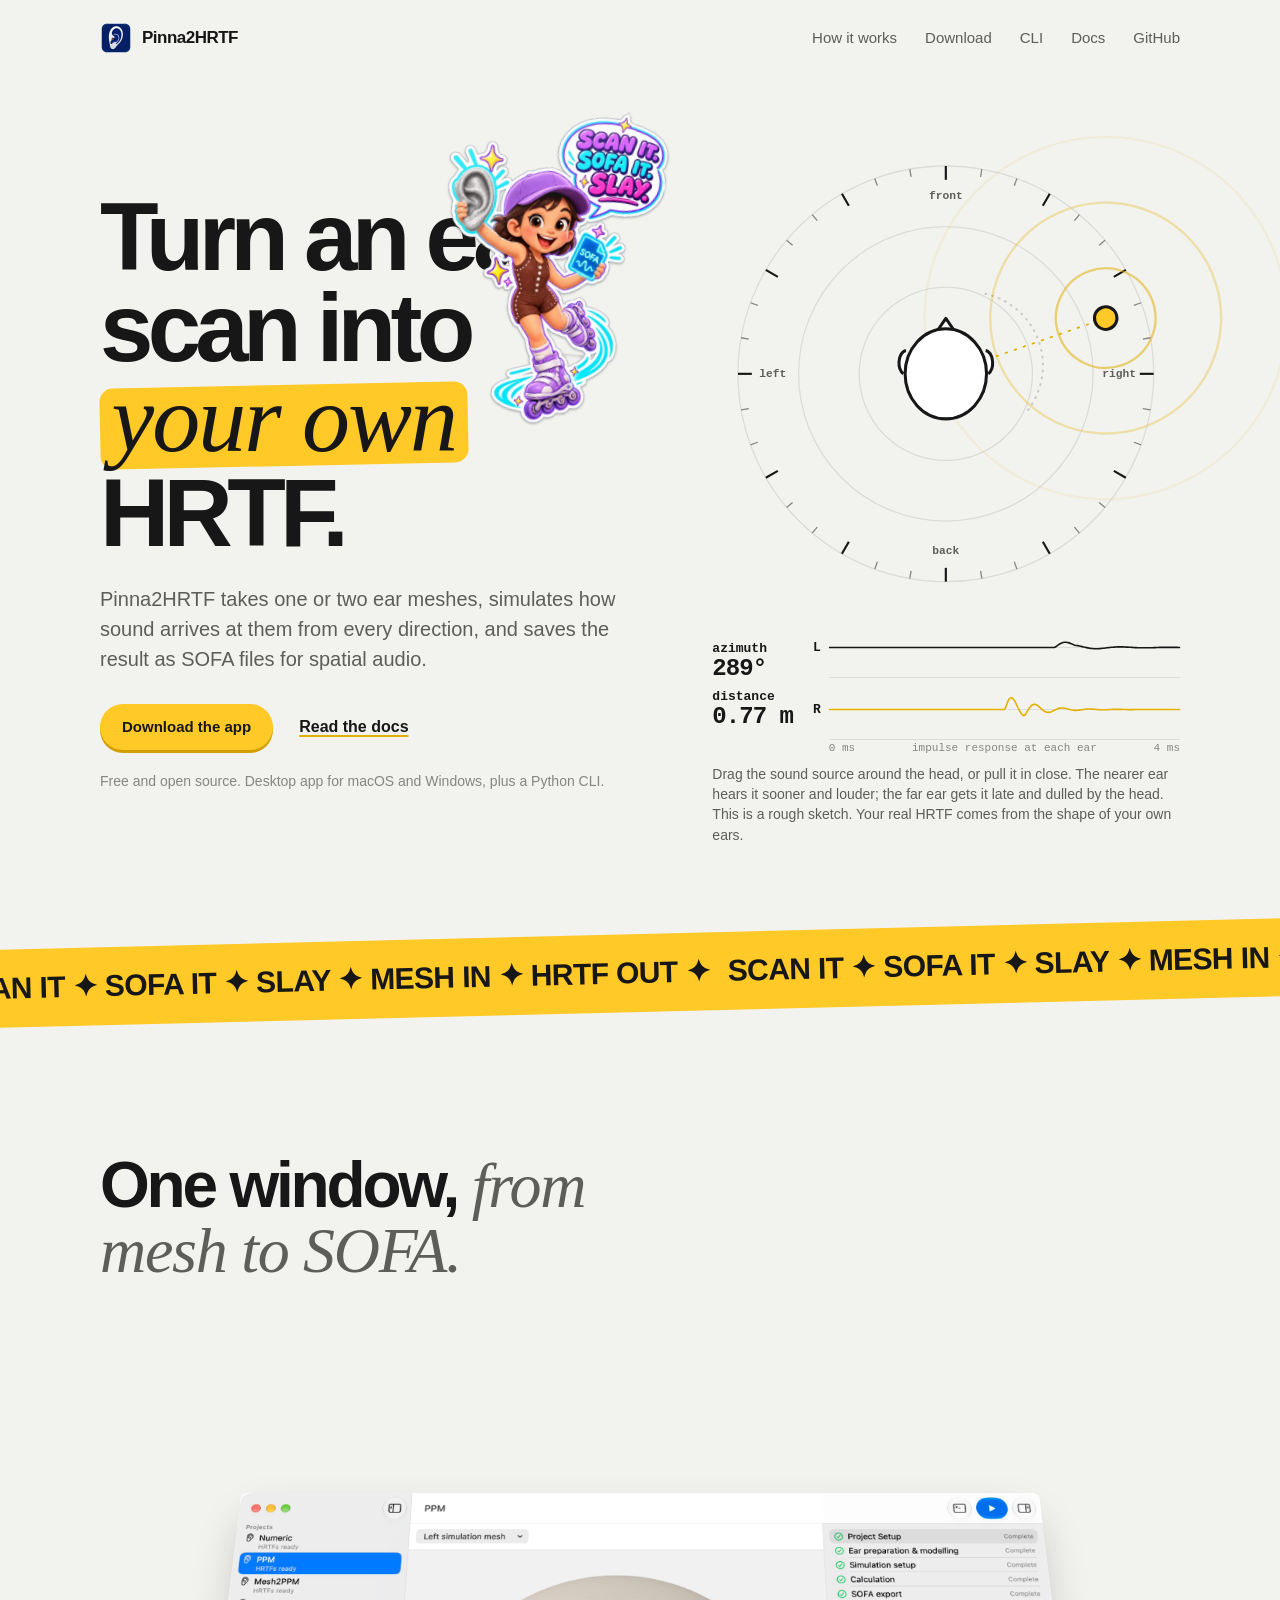
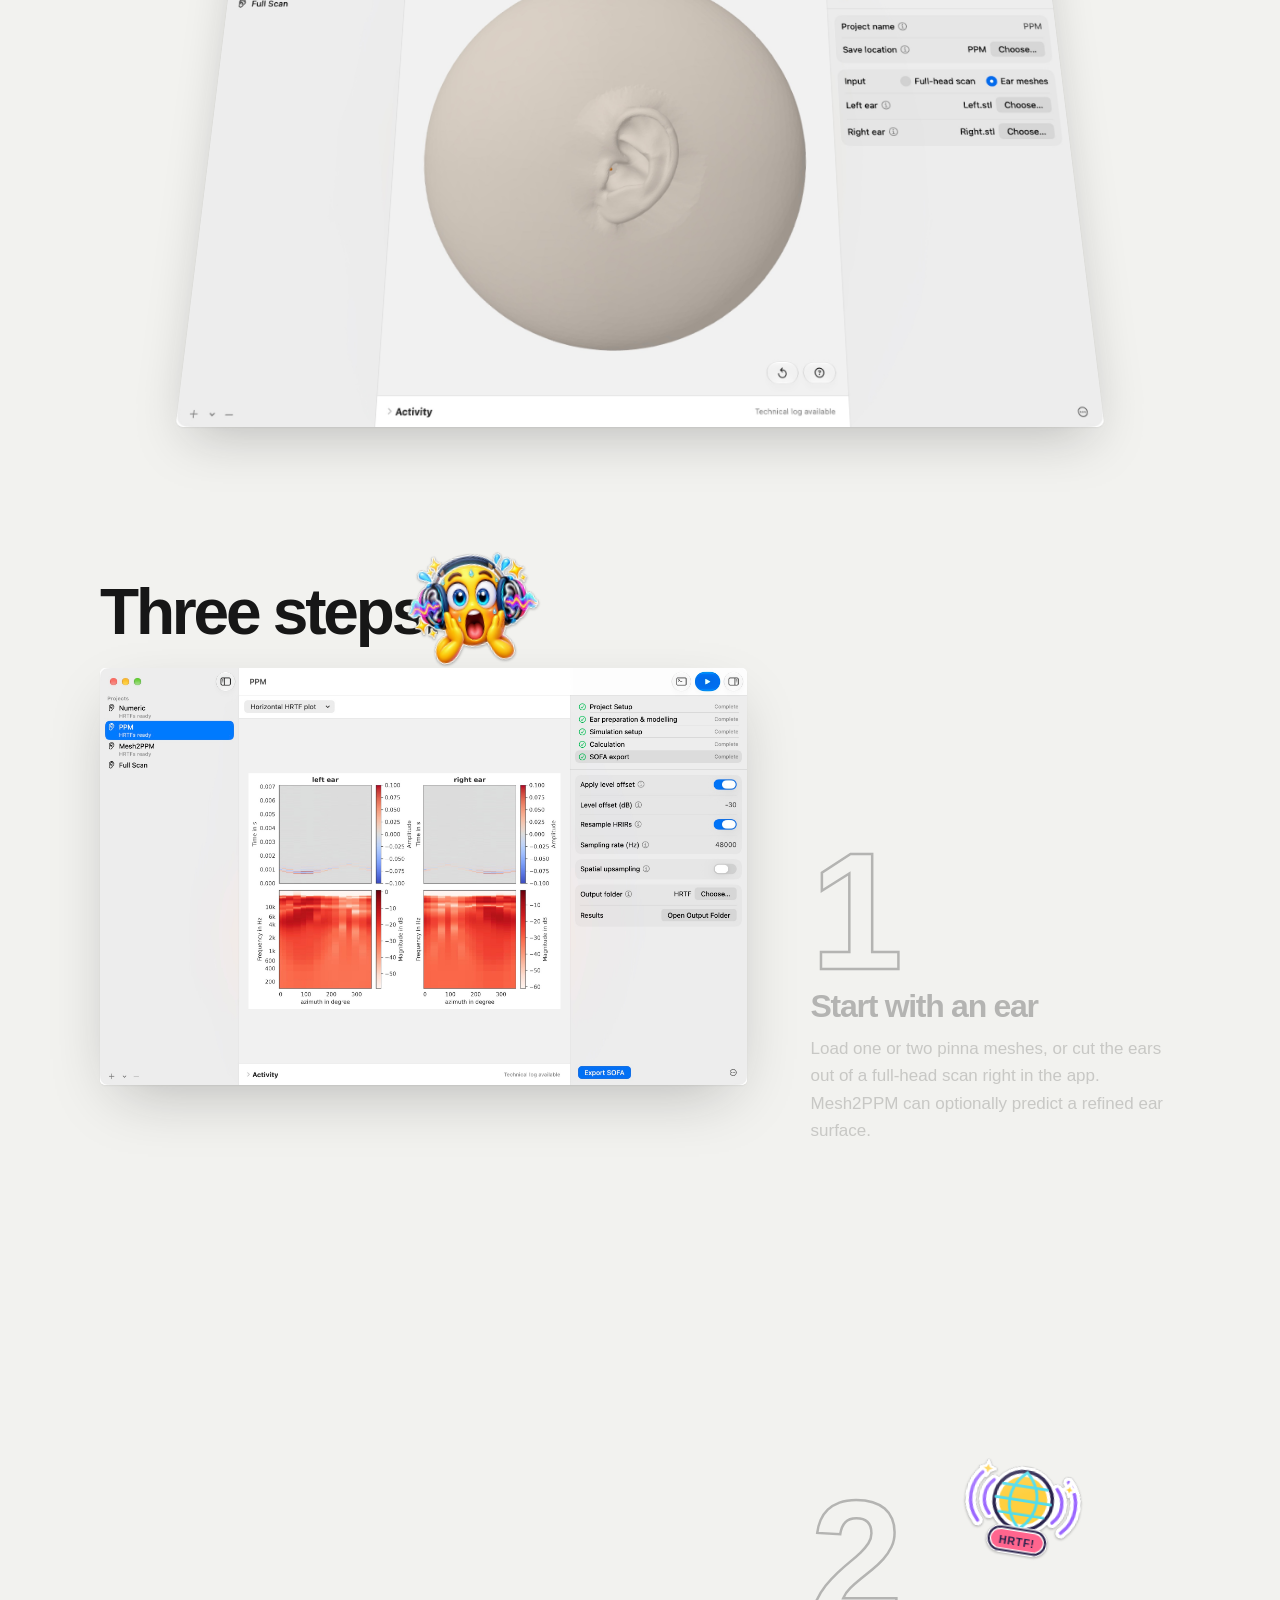
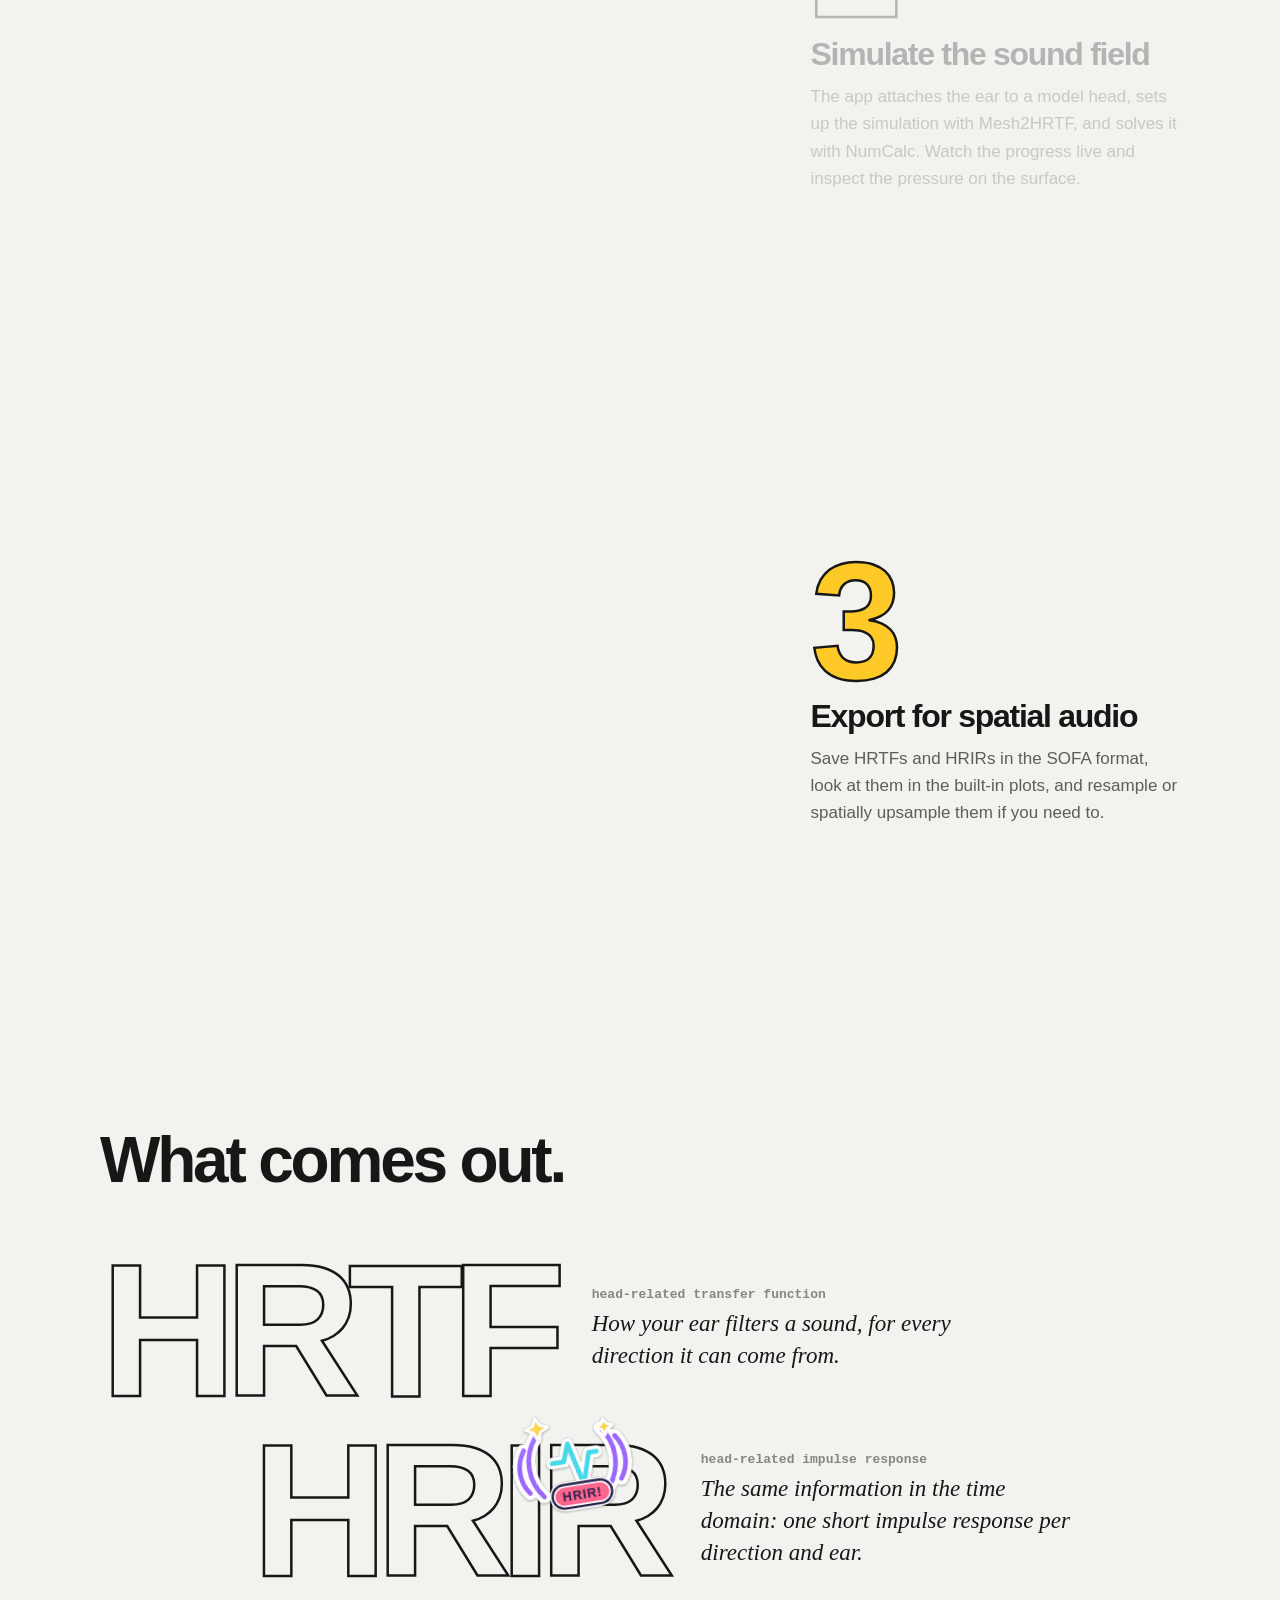
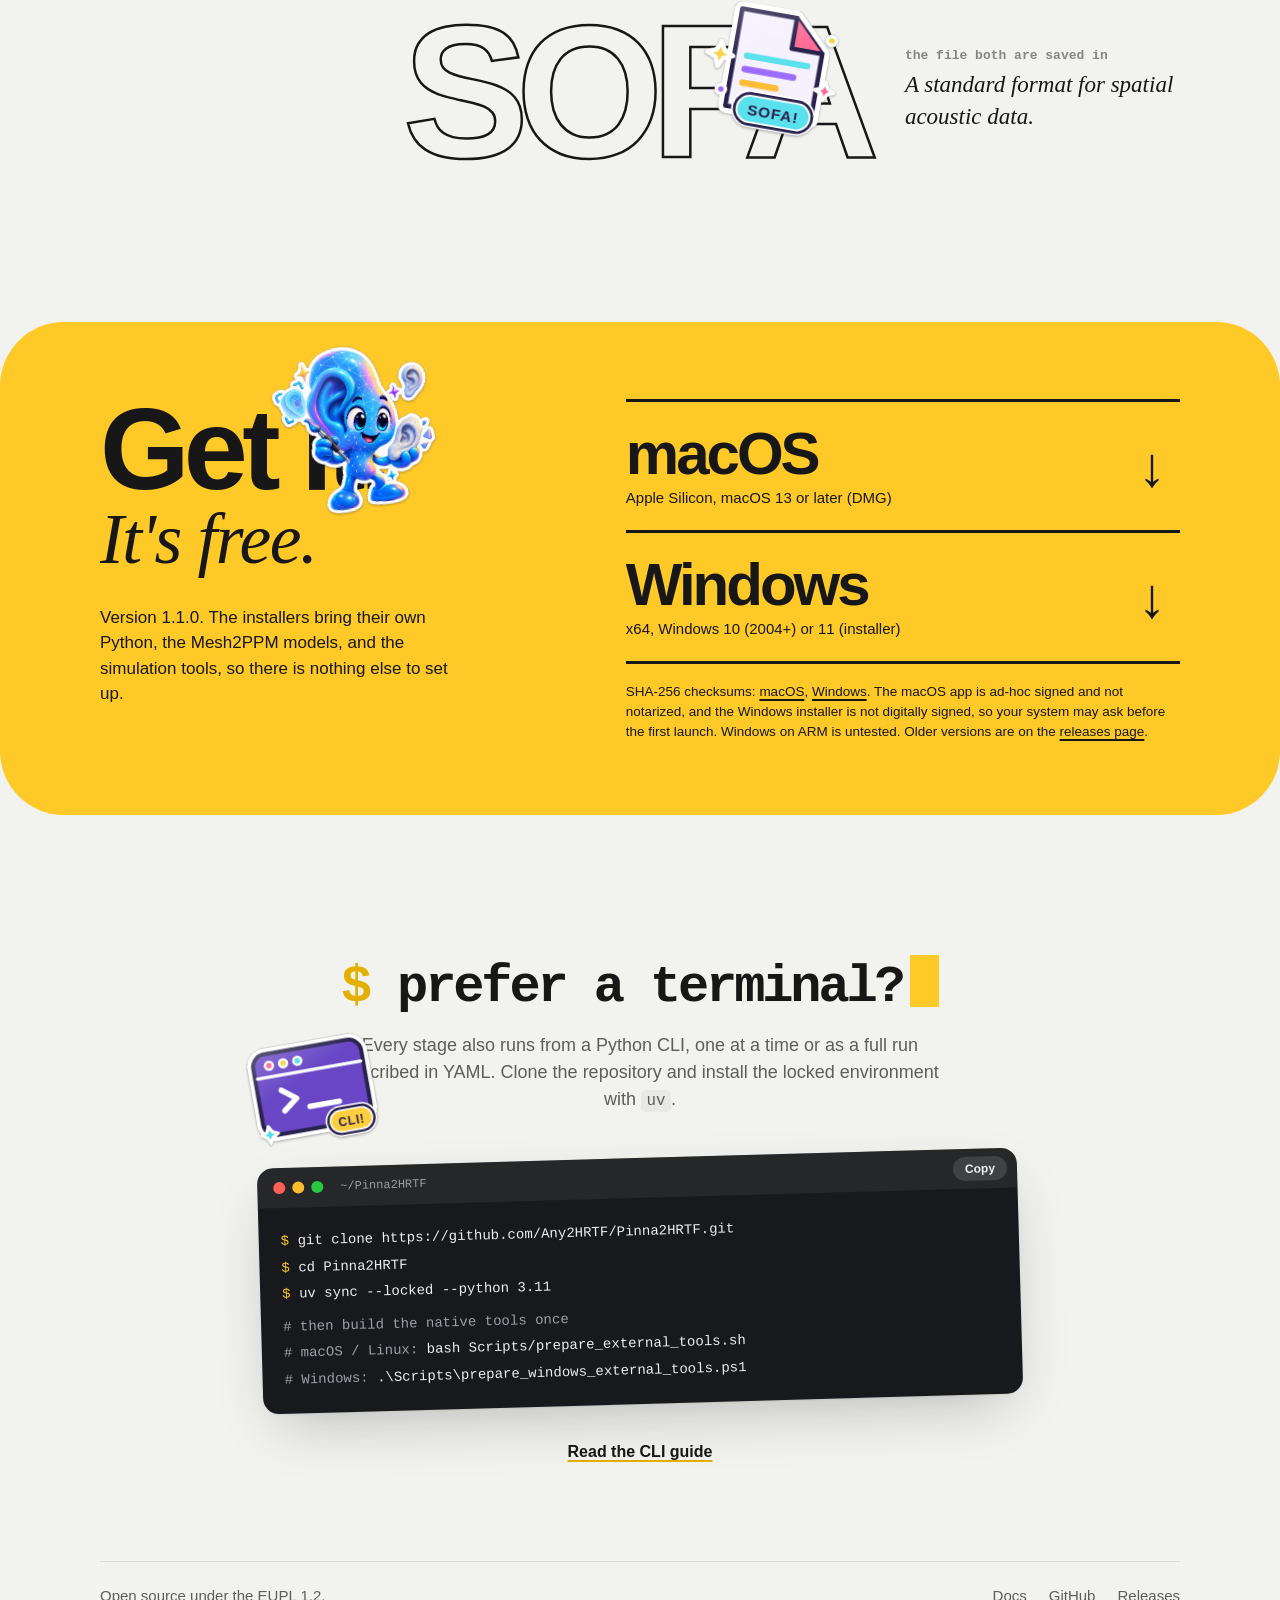
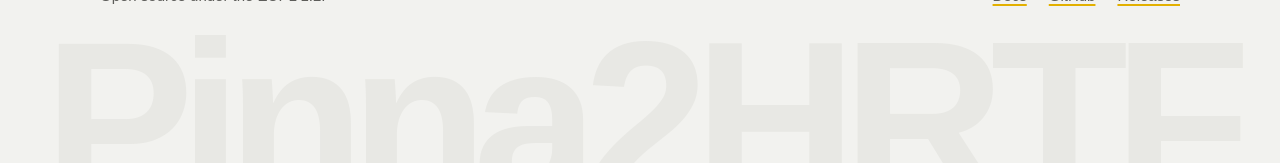
<file: website/index.html>
<!doctype html>
<html lang="en">
<head>
  <meta charset="utf-8">
  <meta name="viewport" content="width=device-width, initial-scale=1">
  <meta name="theme-color" content="#f2f2ef" media="(prefers-color-scheme: light)">
  <meta name="theme-color" content="#131517" media="(prefers-color-scheme: dark)">
  <meta name="description" content="Calculate individualized HRTFs and HRIRs from one or two pinna meshes with the Pinna2HRTF desktop app or Python CLI.">
  <meta property="og:title" content="Pinna2HRTF — Individualized HRTFs from pinna meshes">
  <meta property="og:description" content="A desktop app and Python CLI for calculating individualized HRTFs and HRIRs from pinna meshes.">
  <meta property="og:type" content="website">
  <title>Pinna2HRTF — Individualized HRTFs from pinna meshes</title>
  <link rel="icon" href="favicon-macos.png?v=glass-ear2" type="image/png" sizes="512x512">
  <link rel="shortcut icon" href="favicon-macos.png?v=glass-ear2" type="image/png">
  <link rel="apple-touch-icon" href="favicon-macos.png?v=glass-ear2">
  <link rel="stylesheet" href="styles.css?v=9">
  <link rel="stylesheet" href="home.css?v=9">
</head>
<body>
  <a class="skip-link" href="#main">Skip to content</a>
  <header class="site-header wrap">
    <a class="brand" href="#top" aria-label="Pinna2HRTF home"><img src="assets/app-icon.webp?v=glass-ear2" alt="" width="32" height="32" decoding="async">Pinna2HRTF</a>
    <nav class="main-nav" aria-label="Main navigation">
      <a class="nav-extra" href="#workflow">How it works</a>
      <a href="#downloads">Download</a>
      <a class="nav-extra" href="#cli">CLI</a>
      <a href="docs/">Docs</a>
      <a href="https://github.com/Any2HRTF/Pinna2HRTF">GitHub</a>
    </nav>
  </header>

  <main id="main">
    <section class="hero content-section wrap" id="top">
      <div>
        <h1>Turn an ear scan into <em class="serif">your own</em> HRTF.</h1>
        <p class="hero-lede">Pinna2HRTF takes one or two ear meshes, simulates how sound arrives at them from every direction, and saves the result as SOFA files for spatial audio.</p>
        <div class="hero-actions">
          <a class="button button-primary" href="#downloads">Download the app</a>
          <a class="text-link" href="docs/">Read the docs</a>
        </div>
        <p class="hero-meta">Free and open source. Desktop app for macOS and Windows, plus a Python CLI.</p>
      </div>
      <figure class="dial" id="dial">
        <svg viewBox="-270 -270 540 540" role="img" aria-label="A head seen from above with a sound source you can move around it and closer to it; its sound waves bounce off the head">
          <circle class="ring" r="240"/><circle class="ring" r="170"/><circle class="ring" r="100"/>
          <g id="dial-ticks"></g>
          <text y="-205">front</text><text x="-200">left</text><text x="200">right</text><text y="205">back</text>
          <g id="dial-source">
            <line class="ray" y1="-62" y2="-222"/>
            <circle class="pulse" cy="-240" r="12"/><circle class="pulse" cy="-240" r="12"/><circle class="pulse" cy="-240" r="12"/>
            <path class="echo"/><path class="echo"/><path class="echo"/>
            <circle class="source" cy="-240" r="13"/>
          </g>
          <path class="head" d="M-49 0a9 14 0 0 1-5-14a9 14 0 0 1 8-13M49 0a9 14 0 0 0 5-14a9 14 0 0 0-8-13"/>
          <path class="head" d="M-11-48L0-64L11-48"/>
          <ellipse class="head" rx="47" ry="52"/>
        </svg>
        <figcaption>
          <div class="readout"><span>azimuth <b id="dial-az">0°</b></span><span>distance <b id="dial-dist">1.00 m</b></span></div>
          <div class="irs" role="img" aria-label="Sketched impulse responses at the left and right ear">
            <span>L</span><svg viewBox="0 0 240 60" preserveAspectRatio="none" aria-hidden="true"><path id="ir-l"/></svg>
            <span>R</span><svg viewBox="0 0 240 60" preserveAspectRatio="none" aria-hidden="true"><path id="ir-r"/></svg>
            <span></span><div class="ir-axis"><span>0 ms</span><span>impulse response at each ear</span><span>4 ms</span></div>
          </div>
          <p>Drag the sound source around the head, or pull it in close. The nearer ear hears it sooner and louder; the far ear gets it late and dulled by the head. This is a rough sketch. Your real HRTF comes from the shape of your own ears.</p>
        </figcaption>
      </figure>
      <button class="draggable-sticker sticker-girl" type="button" aria-label="Move the girl sticker" aria-describedby="sticker-hint"><img src="assets/sticker-scan-it.webp" alt="" width="560" height="840" decoding="async"></button>
    </section>

    <div class="ticker" aria-hidden="true"><div><span>Scan it ✦ SOFA it ✦ Slay ✦ Mesh in ✦ HRTF out ✦</span> <span>Scan it ✦ SOFA it ✦ Slay ✦ Mesh in ✦ HRTF out ✦</span> <span>Scan it ✦ SOFA it ✦ Slay ✦ Mesh in ✦ HRTF out ✦</span> <span>Scan it ✦ SOFA it ✦ Slay ✦ Mesh in ✦ HRTF out ✦</span> <span>Scan it ✦ SOFA it ✦ Slay ✦ Mesh in ✦ HRTF out ✦</span> <span>Scan it ✦ SOFA it ✦ Slay ✦ Mesh in ✦ HRTF out ✦</span></div></div>

    <section class="showcase content-section wrap">
      <h2>One window, <em class="serif">from mesh to SOFA.</em></h2>
      <picture><source media="(prefers-color-scheme: dark)" srcset="assets/screenshots/desktop-workspace-dark.png"><img src="assets/screenshots/desktop-workspace.jpg" alt="The Pinna2HRTF app showing an ear on a simulation mesh, with the workflow and project settings on the right" width="2620" height="1746" loading="lazy" decoding="async"></picture>
    </section>

    <section class="workflow content-section wrap" id="workflow">
      <h2>Three steps.</h2>
      <button class="draggable-sticker sticker-headphones" type="button" aria-label="Move the headphones sticker" aria-describedby="sticker-hint"><img src="assets/sticker-headphones.webp" alt="" width="420" height="420" loading="lazy" decoding="async"></button>
      <button class="draggable-sticker sticker-hrtf" type="button" aria-label="Move the spatial HRTF sticker" aria-describedby="sticker-hint"><img src="assets/sticker-hrtf.svg" alt="" width="180" height="160" loading="lazy" decoding="async"></button>
      <div class="flow">
        <figure class="flow-stage">
          <picture class="is-active"><source media="(prefers-color-scheme: dark)" srcset="assets/screenshots/scan-alignment-dark.png"><img src="assets/screenshots/scan-alignment.png" alt="A head scan in the alignment editor with landmarks on the nose tip and ear canals" width="2620" height="1746" loading="lazy" decoding="async"></picture>
          <picture><source media="(prefers-color-scheme: dark)" srcset="assets/screenshots/pressure-field-dark.png"><img src="assets/screenshots/pressure-field.jpg" alt="The pressure viewer showing sound pressure on the ear surface at one frequency" width="2620" height="1746" loading="lazy" decoding="async"></picture>
          <picture><source media="(prefers-color-scheme: dark)" srcset="assets/screenshots/hrtf-horizontal-dark.png"><img src="assets/screenshots/hrtf-horizontal.jpg" alt="Horizontal-plane plot of impulse responses and HRTF magnitudes across azimuth" width="2620" height="1746" loading="lazy" decoding="async"></picture>
        </figure>
        <ol class="flow-steps">
          <li class="is-active"><h3>Start with an ear</h3><p>Load one or two pinna meshes, or cut the ears out of a full-head scan right in the app. Mesh2PPM can optionally predict a refined ear surface.</p></li>
          <li><h3>Simulate the sound field</h3><p>The app attaches the ear to a model head, sets up the simulation with Mesh2HRTF, and solves it with NumCalc. Watch the progress live and inspect the pressure on the surface.</p></li>
          <li><h3>Export for spatial audio</h3><p>Save HRTFs and HRIRs in the SOFA format, look at them in the built-in plots, and resample or spatially upsample them if you need to.</p></li>
        </ol>
      </div>
    </section>

    <section class="glossary content-section wrap">
      <h2>What comes out.</h2>
      <dl>
        <div><dt>HRTF</dt><dd><b>head-related transfer function</b>How your ear filters a sound, for every direction it can come from.</dd></div>
        <div><dt>HRIR</dt><dd><b>head-related impulse response</b>The same information in the time domain: one short impulse response per direction and ear.</dd></div>
        <div><dt>SOFA</dt><dd><b>the file both are saved in</b>A standard format for spatial acoustic data.</dd></div>
      </dl>
      <button class="draggable-sticker sticker-wave" type="button" aria-label="Move the impulse response sticker" aria-describedby="sticker-hint"><img src="assets/sticker-wave.svg" alt="" width="180" height="160" loading="lazy" decoding="async"></button>
      <button class="draggable-sticker sticker-sofa" type="button" aria-label="Move the SOFA file sticker" aria-describedby="sticker-hint"><img src="assets/sticker-sofa.svg" alt="" width="180" height="160" loading="lazy" decoding="async"></button>
    </section>

    <section class="downloads content-section" id="downloads">
      <div class="wrap">
        <div>
          <h2>Get it. <em class="serif">It's free.</em></h2>
          <p class="downloads-intro">Version 1.1.0. The installers bring their own Python, the Mesh2PPM models, and the simulation tools, so there is nothing else to set up.</p>
        </div>
        <div>
          <ul class="platforms">
            <li><a class="platform" href="https://github.com/Any2HRTF/Pinna2HRTF/releases/download/v1.1.0/Pinna2HRTF-1.1.0-macOS-arm64.dmg"><strong>macOS</strong><span>Apple Silicon, macOS 13 or later (DMG)</span><i aria-hidden="true">↓</i></a></li>
            <li><a class="platform" href="https://github.com/Any2HRTF/Pinna2HRTF/releases/download/v1.1.0/Pinna2HRTF-Windows-Installer-v1.1.0.exe"><strong>Windows</strong><span>x64, Windows 10 (2004+) or 11 (installer)</span><i aria-hidden="true">↓</i></a></li>
          </ul>
          <p class="download-foot">SHA-256 checksums: <a href="https://github.com/Any2HRTF/Pinna2HRTF/releases/download/v1.1.0/Pinna2HRTF-1.1.0-macOS-arm64.dmg.sha256">macOS</a>, <a href="https://github.com/Any2HRTF/Pinna2HRTF/releases/download/v1.1.0/Pinna2HRTF-v1.1.0-Windows_x64.exe.sha256">Windows</a>. The macOS app is ad-hoc signed and not notarized, and the Windows installer is not digitally signed, so your system may ask before the first launch. Windows on ARM is untested. Older versions are on the <a href="https://github.com/Any2HRTF/Pinna2HRTF/releases">releases page</a>.</p>
        </div>
      </div>
      <button class="draggable-sticker sticker-mesh" type="button" aria-label="Move the cyber ear sculptor sticker" aria-describedby="sticker-hint"><img src="assets/sticker-cyber-ear-sculptor.png" alt="" width="1214" height="1295" loading="lazy" decoding="async"></button>
    </section>

    <section class="cli-section content-section wrap" id="cli">
      <h2>prefer a terminal?</h2>
      <p class="cli-intro">Every stage also runs from a Python CLI, one at a time or as a full run described in YAML. Clone the repository and install the locked environment with <code>uv</code>.</p>
      <div class="terminal" id="terminal">
        <div class="terminal-bar"><i></i><i></i><i></i><span>~/Pinna2HRTF</span></div>
        <button class="copy-button" type="button" data-copy="cli-command" aria-label="Copy CLI setup commands">Copy</button>
        <pre><code id="cli-command"><span class="cmd">git clone https://github.com/Any2HRTF/Pinna2HRTF.git</span>
<span class="cmd">cd Pinna2HRTF</span>
<span class="cmd">uv sync --locked --python 3.11</span></code></pre>
        <p class="terminal-note"># then build the native tools once<br># macOS / Linux: <code>bash Scripts/prepare_external_tools.sh</code><br># Windows: <code>.\Scripts\prepare_windows_external_tools.ps1</code></p>
        <p class="copy-status visually-hidden" aria-live="polite"></p>
      </div>
      <a class="cli-link" href="docs/cli.html">Read the CLI guide</a>
      <button class="draggable-sticker sticker-cli" type="button" aria-label="Move the CLI sticker" aria-describedby="sticker-hint"><img src="assets/sticker-cli.svg" alt="" width="180" height="150" loading="lazy" decoding="async"></button>
    </section>
  </main>

  <span class="visually-hidden" id="sticker-hint">Drag with a mouse or touch. Use the arrow keys to move a focused sticker.</span>

  <footer class="site-footer">
    <div class="footer-row wrap">
      <p>Open source under the EUPL 1.2.</p>
      <nav aria-label="Footer"><a href="docs/">Docs</a><a href="https://github.com/Any2HRTF/Pinna2HRTF">GitHub</a><a href="https://github.com/Any2HRTF/Pinna2HRTF/releases">Releases</a></nav>
    </div>
    <span class="wordmark" aria-hidden="true">Pinna2HRTF</span>
  </footer>
  <script src="script.js?v=9"></script>
  <script src="home.js?v=9"></script>
</body>
</html>
</file>
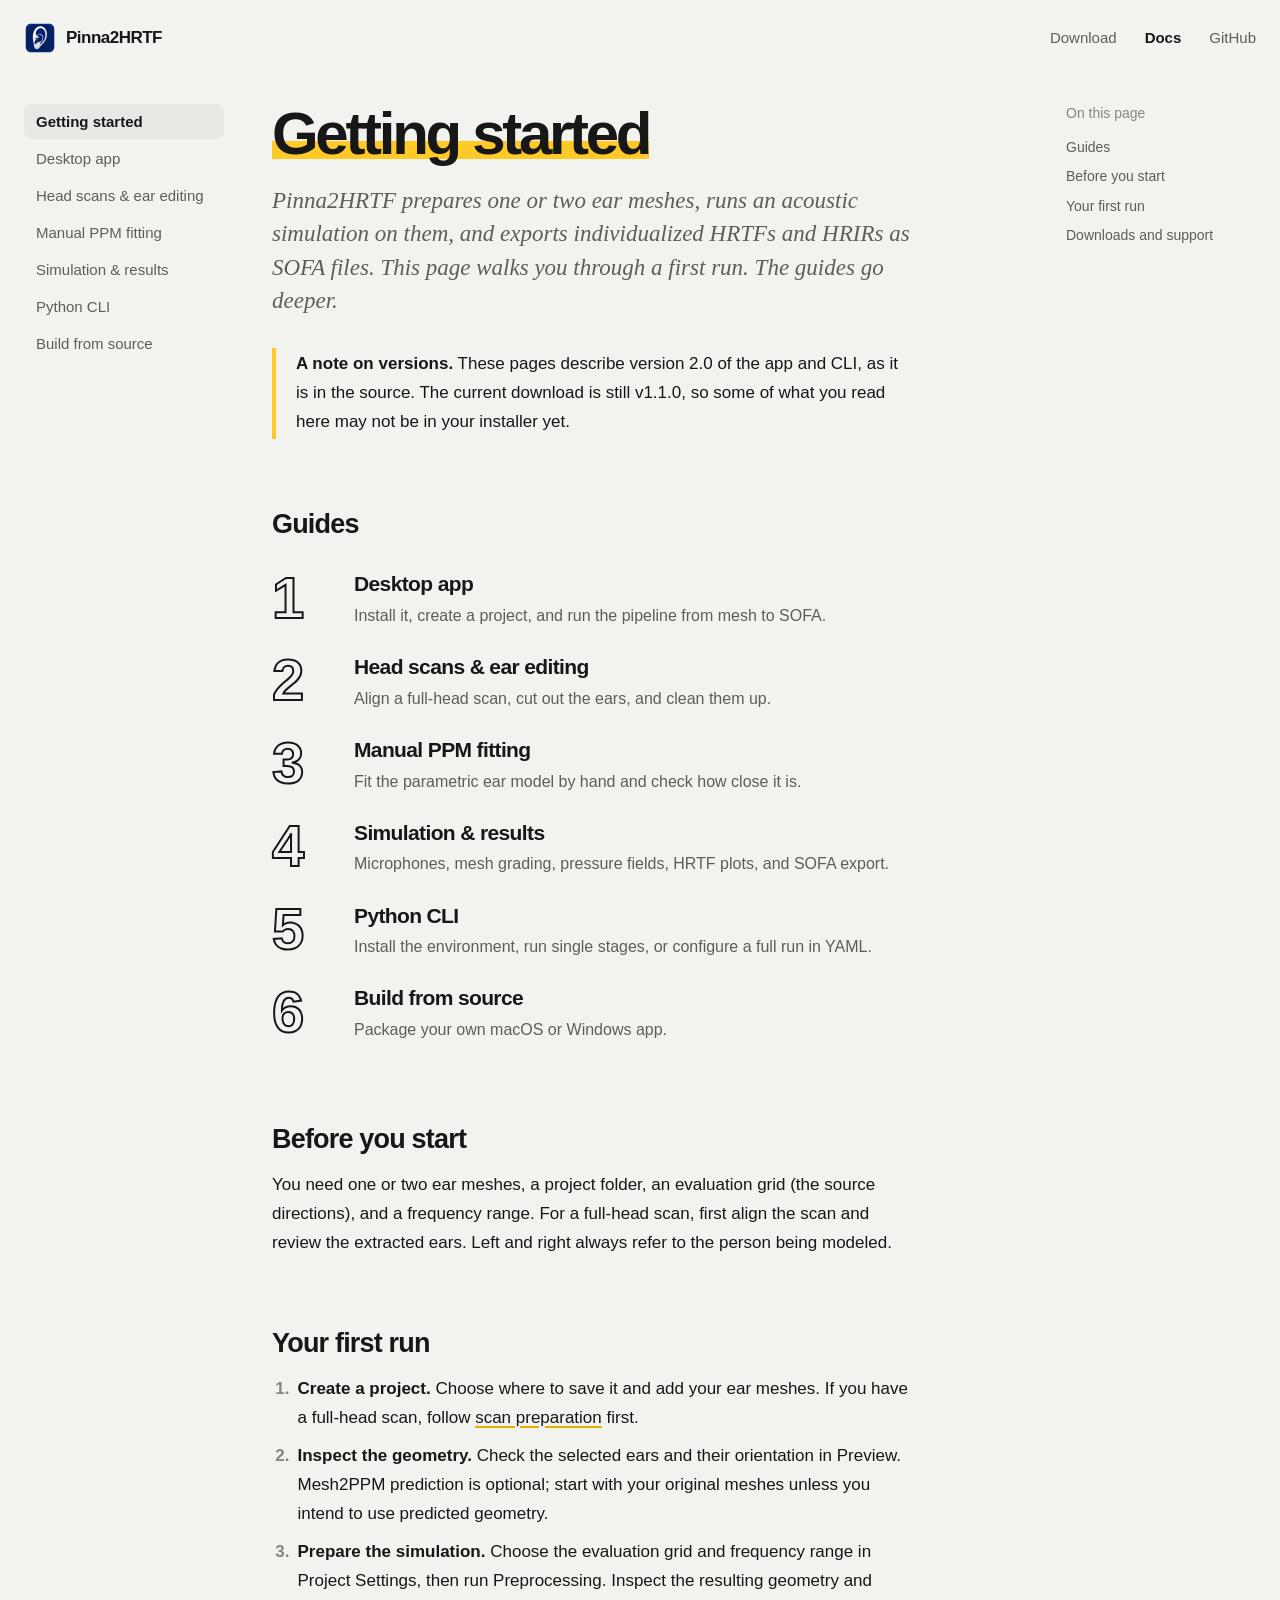
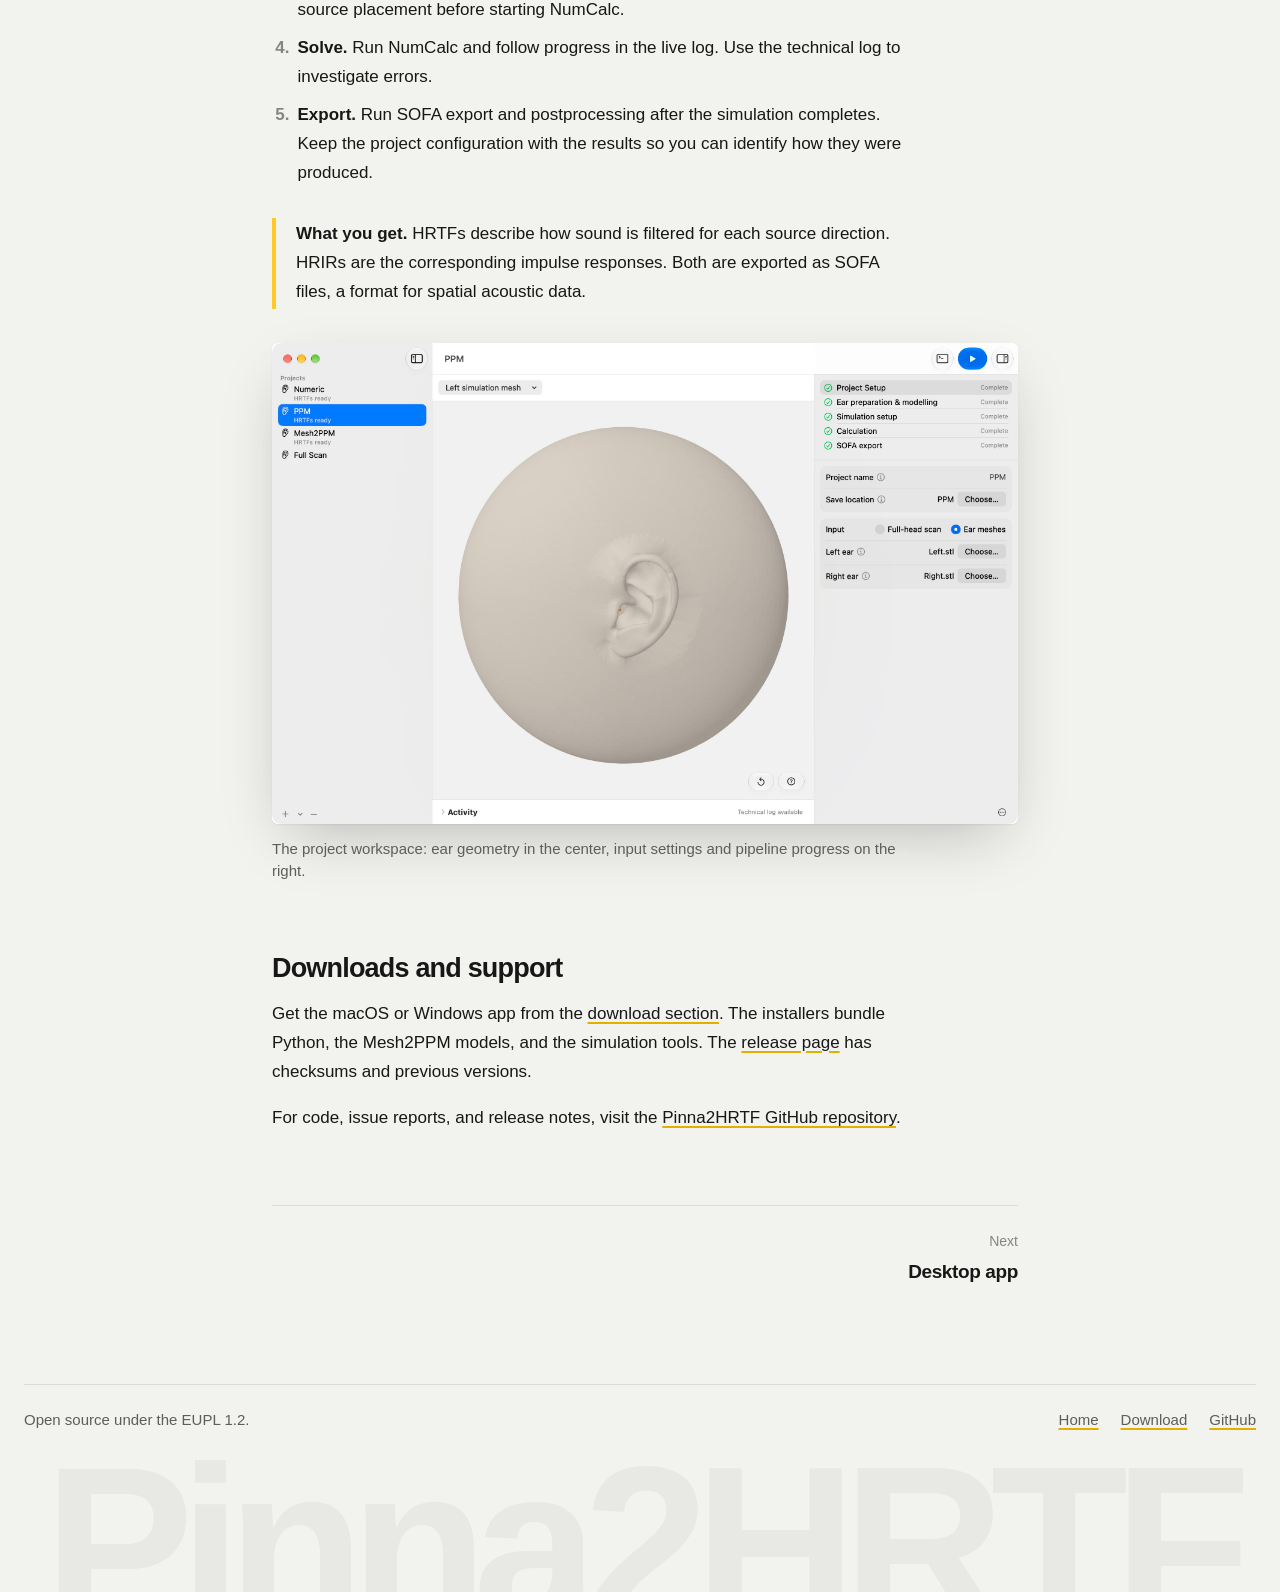
<file: website/docs/index.html>
<!doctype html>
<html lang="en">
<head>
  <meta charset="utf-8">
  <meta name="viewport" content="width=device-width, initial-scale=1">
  <meta name="theme-color" content="#f2f2ef" media="(prefers-color-scheme: light)">
  <meta name="theme-color" content="#131517" media="(prefers-color-scheme: dark)">
  <meta name="description" content="Pinna2HRTF documentation: a first run, the desktop app, head-scan preparation, ear editing, and the Python CLI.">
  <title>Documentation — Pinna2HRTF</title>
  <link rel="icon" href="../favicon-macos.png?v=glass-ear2" type="image/png" sizes="512x512">
  <link rel="shortcut icon" href="../favicon-macos.png?v=glass-ear2" type="image/png">
  <link rel="apple-touch-icon" href="../favicon-macos.png?v=glass-ear2">
  <link rel="stylesheet" href="../styles.css?v=7">
  <link rel="stylesheet" href="styles.css?v=7">
</head>
<body>
  <a class="skip-link" href="#main">Skip to content</a>
  <header class="site-header wrap">
    <a class="brand" href="../" aria-label="Pinna2HRTF home"><img src="../assets/app-icon.webp?v=glass-ear2" alt="" width="32" height="32" decoding="async">Pinna2HRTF</a>
    <nav class="main-nav" aria-label="Main navigation">
      <a href="../#downloads">Download</a>
      <a href="index.html" aria-current="page">Docs</a>
      <a href="https://github.com/Any2HRTF/Pinna2HRTF">GitHub</a>
    </nav>
  </header>

  <div class="docs-layout wrap">
    <aside class="docs-sidebar">
      <nav aria-label="Documentation pages">
        <a href="index.html" aria-current="page">Getting started</a>
        <a href="desktop-app.html">Desktop app</a>
        <a href="scan-preparation.html">Head scans &amp; ear editing</a>
        <a href="manual-fitting.html">Manual PPM fitting</a>
        <a href="results.html">Simulation &amp; results</a>
        <a href="cli.html">Python CLI</a>
        <a href="building.html">Build from source</a>
      </nav>
    </aside>

    <main class="docs-content" id="main">
      <h1>Getting started</h1>
      <p class="lede">Pinna2HRTF prepares one or two ear meshes, runs an acoustic simulation on them, and exports individualized HRTFs and HRIRs as SOFA files. This page walks you through a first run. The guides go deeper.</p>

      <aside class="note">
      <p><strong>A note on versions.</strong> These pages describe version 2.0 of the app and CLI, as it is in the source. The current download is still v1.1.0, so some of what you read here may not be in your installer yet.</p></aside>

      <h2 id="guides">Guides</h2>
      <ul class="guide-list">
        <li><a href="desktop-app.html"><strong>Desktop app</strong><span>Install it, create a project, and run the pipeline from mesh to SOFA.</span></a></li>
        <li><a href="scan-preparation.html"><strong>Head scans &amp; ear editing</strong><span>Align a full-head scan, cut out the ears, and clean them up.</span></a></li>
        <li><a href="manual-fitting.html"><strong>Manual PPM fitting</strong><span>Fit the parametric ear model by hand and check how close it is.</span></a></li>
        <li><a href="results.html"><strong>Simulation &amp; results</strong><span>Microphones, mesh grading, pressure fields, HRTF plots, and SOFA export.</span></a></li>
        <li><a href="cli.html"><strong>Python CLI</strong><span>Install the environment, run single stages, or configure a full run in YAML.</span></a></li>
        <li><a href="building.html"><strong>Build from source</strong><span>Package your own macOS or Windows app.</span></a></li>
      </ul>

      <h2 id="before-you-start">Before you start</h2>
      <p>You need one or two ear meshes, a project folder, an evaluation grid (the source directions), and a frequency range. For a full-head scan, first align the scan and review the extracted ears. Left and right always refer to the person being modeled.</p>

      <h2 id="your-first-run">Your first run</h2>
      <ol>
        <li><strong>Create a project.</strong> Choose where to save it and add your ear meshes. If you have a full-head scan, follow <a href="scan-preparation.html">scan preparation</a> first.</li>
        <li><strong>Inspect the geometry.</strong> Check the selected ears and their orientation in Preview. Mesh2PPM prediction is optional; start with your original meshes unless you intend to use predicted geometry.</li>
        <li><strong>Prepare the simulation.</strong> Choose the evaluation grid and frequency range in Project Settings, then run Preprocessing. Inspect the resulting geometry and source placement before starting NumCalc.</li>
        <li><strong>Solve.</strong> Run NumCalc and follow progress in the live log. Use the technical log to investigate errors.</li>
        <li><strong>Export.</strong> Run SOFA export and postprocessing after the simulation completes. Keep the project configuration with the results so you can identify how they were produced.</li>
      </ol>
      <aside class="note">
      <p><strong>What you get.</strong> HRTFs describe how sound is filtered for each source direction. HRIRs are the corresponding impulse responses. Both are exported as SOFA files, a format for spatial acoustic data.</p></aside>
      <figure>
        <a href="../assets/screenshots/desktop-workspace.jpg" data-light-href="../assets/screenshots/desktop-workspace.jpg" data-dark-href="../assets/screenshots/desktop-workspace-dark.png" aria-label="Open the full-size screenshot"><picture><source media="(prefers-color-scheme: dark)" srcset="../assets/screenshots/desktop-workspace-dark.png"><img src="../assets/screenshots/desktop-workspace.jpg" alt="Pinna2HRTF showing a simulation mesh, project settings, and workflow status, with standard macOS window controls" width="2484" height="1600" loading="lazy" decoding="async"></picture></a>
        <figcaption>The project workspace: ear geometry in the center, input settings and pipeline progress on the right.</figcaption>
      </figure>

      <h2 id="downloads-and-support">Downloads and support</h2>
      <p>Get the macOS or Windows app from the <a href="../#downloads">download section</a>. The installers bundle Python, the Mesh2PPM models, and the simulation tools. The <a href="https://github.com/Any2HRTF/Pinna2HRTF/releases">release page</a> has checksums and previous versions.</p>
      <p>For code, issue reports, and release notes, visit the <a href="https://github.com/Any2HRTF/Pinna2HRTF">Pinna2HRTF GitHub repository</a>.</p>

      <nav class="pager" aria-label="More documentation"><a class="next" href="desktop-app.html"><small>Next</small>Desktop app</a></nav>
    </main>

    <aside class="docs-toc">
      <nav aria-label="On this page">
        <p>On this page</p>
        <a href="#guides">Guides</a>
        <a href="#before-you-start">Before you start</a>
        <a href="#your-first-run">Your first run</a>
        <a href="#downloads-and-support">Downloads and support</a>
      </nav>
    </aside>
  </div>

  <footer class="site-footer">
    <div class="footer-row wrap">
      <p>Open source under the EUPL 1.2.</p>
      <nav aria-label="Footer"><a href="../">Home</a><a href="../#downloads">Download</a><a href="https://github.com/Any2HRTF/Pinna2HRTF">GitHub</a></nav>
    </div>
    <span class="wordmark" aria-hidden="true">Pinna2HRTF</span>
  </footer>
  <script src="screenshot-theme.js" defer></script>
</body>
</html>
</file>
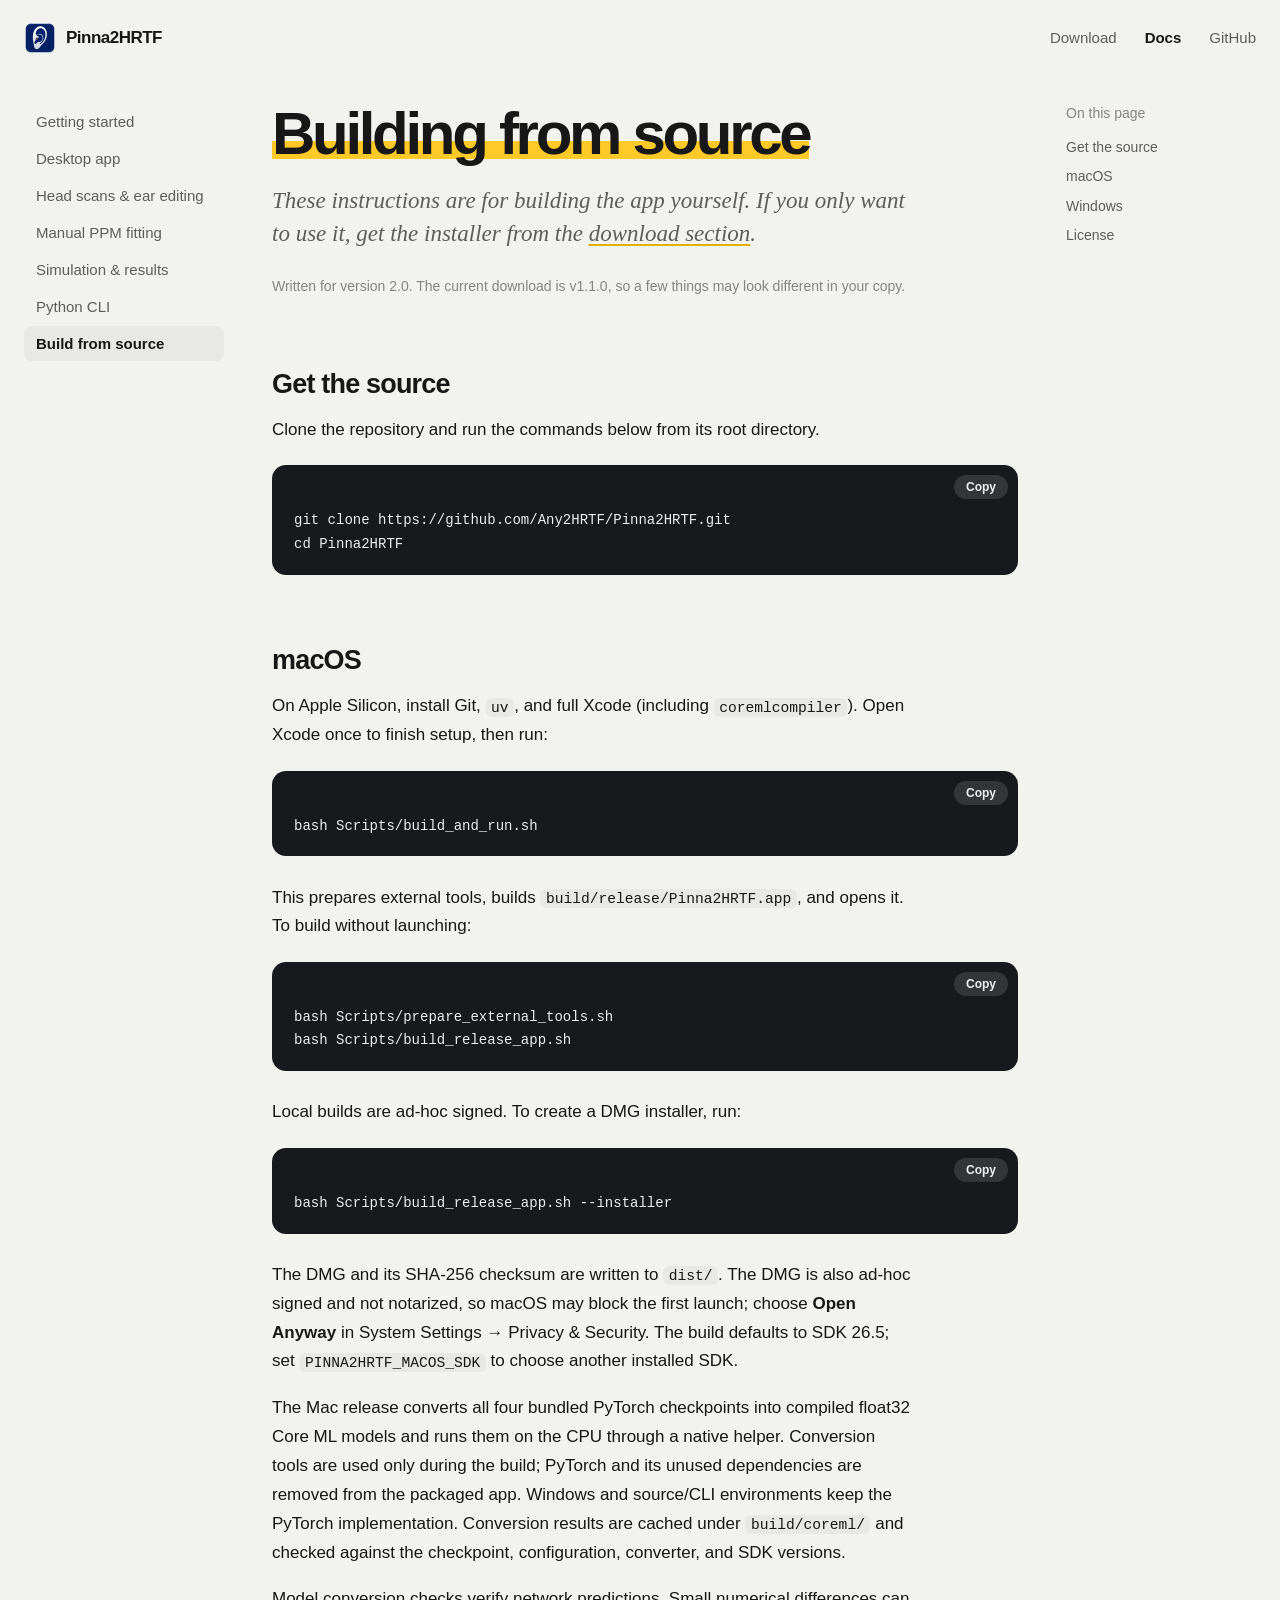
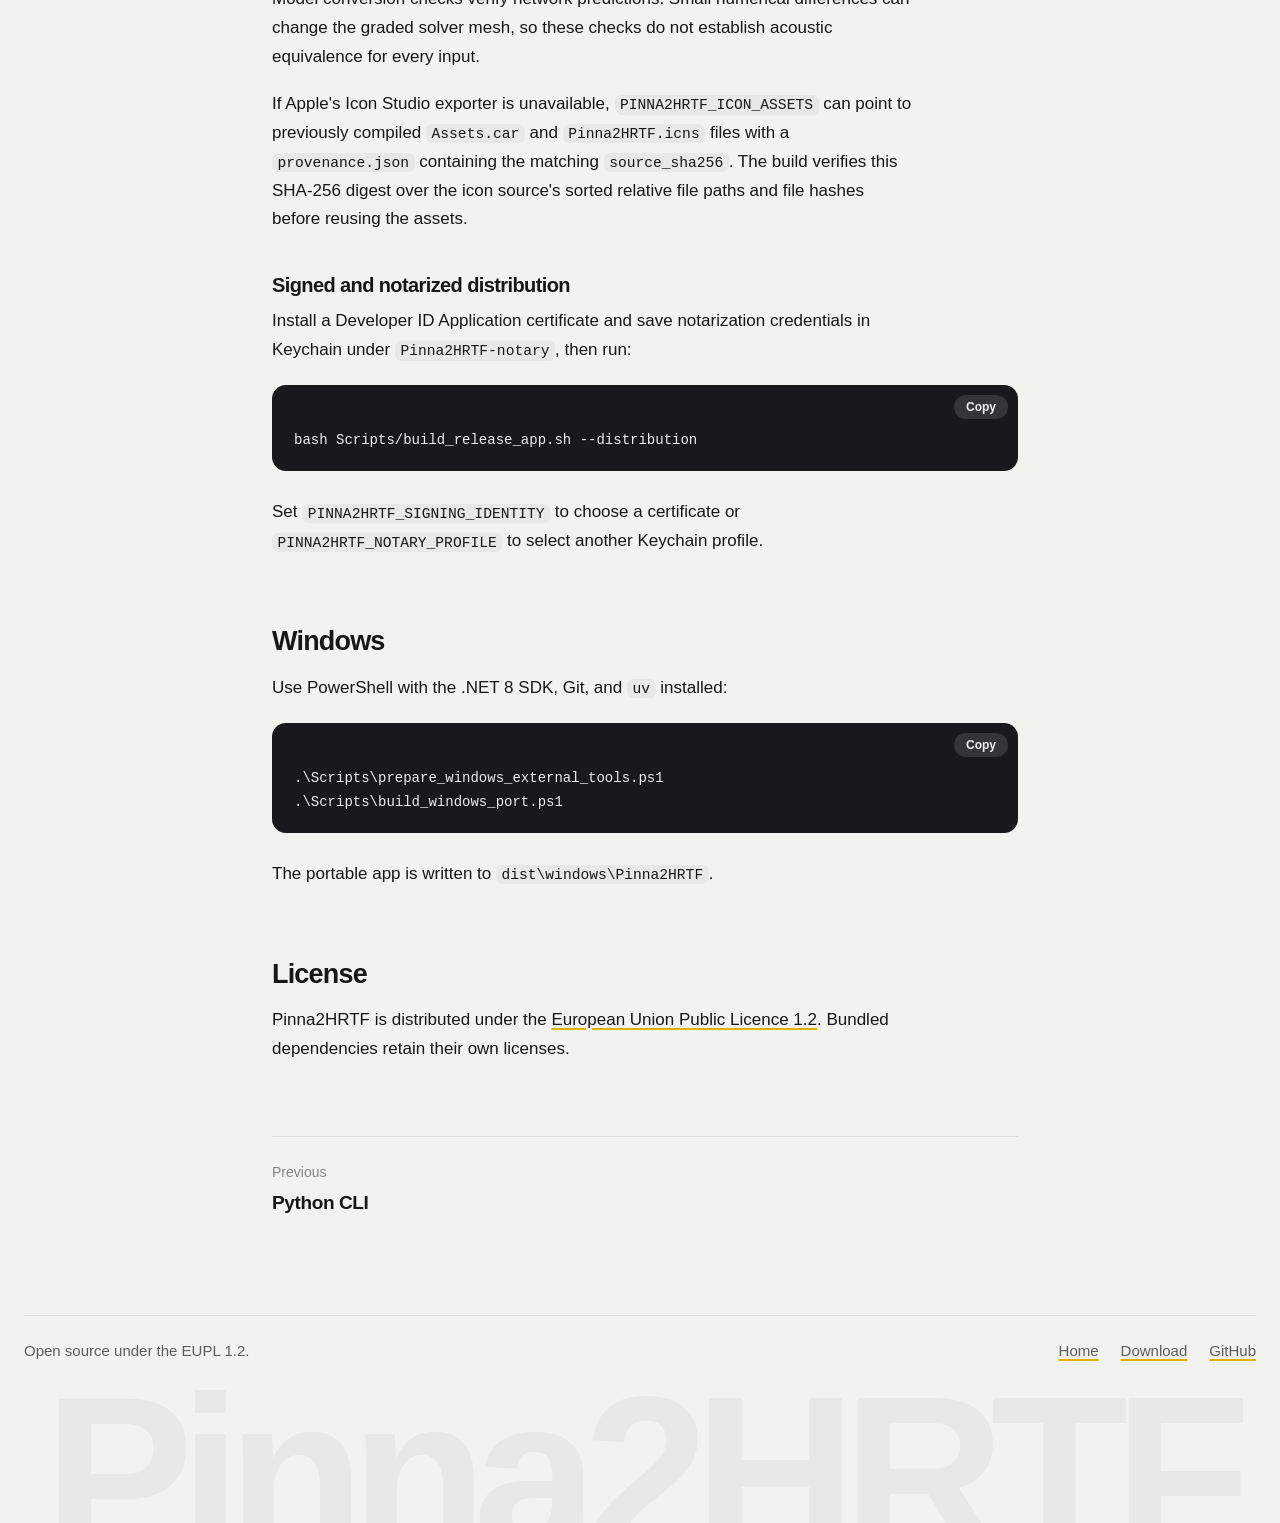
<file: website/docs/building.html>
<!doctype html>
<html lang="en">
<head>
  <meta charset="utf-8">
  <meta name="viewport" content="width=device-width, initial-scale=1">
  <meta name="theme-color" content="#f2f2ef" media="(prefers-color-scheme: light)">
  <meta name="theme-color" content="#131517" media="(prefers-color-scheme: dark)">
  <meta name="description" content="Build the Pinna2HRTF desktop app from source on macOS or Windows.">
  <title>Building from source — Pinna2HRTF docs</title>
  <link rel="icon" href="../favicon-macos.png?v=glass-ear2" type="image/png" sizes="512x512">
  <link rel="shortcut icon" href="../favicon-macos.png?v=glass-ear2" type="image/png">
  <link rel="apple-touch-icon" href="../favicon-macos.png?v=glass-ear2">
  <link rel="stylesheet" href="../styles.css?v=7">
  <link rel="stylesheet" href="styles.css?v=7">
</head>
<body>
  <a class="skip-link" href="#main">Skip to content</a>
  <header class="site-header wrap">
    <a class="brand" href="../" aria-label="Pinna2HRTF home"><img src="../assets/app-icon.webp?v=glass-ear2" alt="" width="32" height="32" decoding="async">Pinna2HRTF</a>
    <nav class="main-nav" aria-label="Main navigation">
      <a href="../#downloads">Download</a>
      <a href="index.html" aria-current="page">Docs</a>
      <a href="https://github.com/Any2HRTF/Pinna2HRTF">GitHub</a>
    </nav>
  </header>

  <div class="docs-layout wrap">
    <aside class="docs-sidebar">
      <nav aria-label="Documentation pages">
        <a href="index.html">Getting started</a>
        <a href="desktop-app.html">Desktop app</a>
        <a href="scan-preparation.html">Head scans &amp; ear editing</a>
        <a href="manual-fitting.html">Manual PPM fitting</a>
        <a href="results.html">Simulation &amp; results</a>
        <a href="cli.html">Python CLI</a>
        <a href="building.html" aria-current="page">Build from source</a>
      </nav>
    </aside>

    <main class="docs-content" id="main">
      <h1>Building from source</h1>
      <p class="lede">These instructions are for building the app yourself. If you only want to use it, get the installer from the <a href="../#downloads">download section</a>.</p>
      <p class="version-note">Written for version 2.0. The current download is v1.1.0, so a few things may look different in your copy.</p>

      <h2 id="get-the-source">Get the source</h2>
      <p>Clone the repository and run the commands below from its root directory.</p>
      <pre><code>git clone https://github.com/Any2HRTF/Pinna2HRTF.git
cd Pinna2HRTF</code></pre>

      <h2 id="macos">macOS</h2>
      <p>On Apple Silicon, install Git, <code>uv</code>, and full Xcode (including <code>coremlcompiler</code>). Open Xcode once to finish setup, then run:</p>
      <pre><code>bash Scripts/build_and_run.sh</code></pre>
      <p>This prepares external tools, builds <code>build/release/Pinna2HRTF.app</code>, and opens it. To build without launching:</p>
      <pre><code>bash Scripts/prepare_external_tools.sh
bash Scripts/build_release_app.sh</code></pre>
      <p>Local builds are ad-hoc signed. To create a DMG installer, run:</p>
      <pre><code>bash Scripts/build_release_app.sh --installer</code></pre>
      <p>The DMG and its SHA-256 checksum are written to <code>dist/</code>. The DMG is also ad-hoc signed and not notarized, so macOS may block the first launch; choose <strong>Open Anyway</strong> in System Settings → Privacy &amp; Security. The build defaults to SDK 26.5; set <code>PINNA2HRTF_MACOS_SDK</code> to choose another installed SDK.</p>

      <p>The Mac release converts all four bundled PyTorch checkpoints into compiled float32 Core ML models and runs them on the CPU through a native helper. Conversion tools are used only during the build; PyTorch and its unused dependencies are removed from the packaged app. Windows and source/CLI environments keep the PyTorch implementation. Conversion results are cached under <code>build/coreml/</code> and checked against the checkpoint, configuration, converter, and SDK versions.</p>
      <p>Model conversion checks verify network predictions. Small numerical differences can change the graded solver mesh, so these checks do not establish acoustic equivalence for every input.</p>
      <p>If Apple's Icon Studio exporter is unavailable, <code>PINNA2HRTF_ICON_ASSETS</code> can point to previously compiled <code>Assets.car</code> and <code>Pinna2HRTF.icns</code> files with a <code>provenance.json</code> containing the matching <code>source_sha256</code>. The build verifies this SHA-256 digest over the icon source's sorted relative file paths and file hashes before reusing the assets.</p>

      <h3>Signed and notarized distribution</h3>
      <p>Install a Developer ID Application certificate and save notarization credentials in Keychain under <code>Pinna2HRTF-notary</code>, then run:</p>
      <pre><code>bash Scripts/build_release_app.sh --distribution</code></pre>
      <p>Set <code>PINNA2HRTF_SIGNING_IDENTITY</code> to choose a certificate or <code>PINNA2HRTF_NOTARY_PROFILE</code> to select another Keychain profile.</p>

      <h2 id="windows">Windows</h2>
      <p>Use PowerShell with the .NET 8 SDK, Git, and <code>uv</code> installed:</p>
      <pre><code>.\Scripts\prepare_windows_external_tools.ps1
.\Scripts\build_windows_port.ps1</code></pre>
      <p>The portable app is written to <code>dist\windows\Pinna2HRTF</code>.</p>

      <h2 id="license">License</h2>
      <p>Pinna2HRTF is distributed under the <a href="https://github.com/Any2HRTF/Pinna2HRTF/blob/main/LICENSE">European Union Public Licence 1.2</a>. Bundled dependencies retain their own licenses.</p>

      <nav class="pager" aria-label="More documentation"><a class="prev" href="cli.html"><small>Previous</small>Python CLI</a></nav>
    </main>

    <aside class="docs-toc">
      <nav aria-label="On this page">
        <p>On this page</p>
        <a href="#get-the-source">Get the source</a>
        <a href="#macos">macOS</a>
        <a href="#windows">Windows</a>
        <a href="#license">License</a>
      </nav>
    </aside>
  </div>

  <footer class="site-footer">
    <div class="footer-row wrap">
      <p>Open source under the EUPL 1.2.</p>
      <nav aria-label="Footer"><a href="../">Home</a><a href="../#downloads">Download</a><a href="https://github.com/Any2HRTF/Pinna2HRTF">GitHub</a></nav>
    </div>
    <span class="wordmark" aria-hidden="true">Pinna2HRTF</span>
  </footer>
  <script src="copy.js" defer></script>
</body>
</html>
</file>
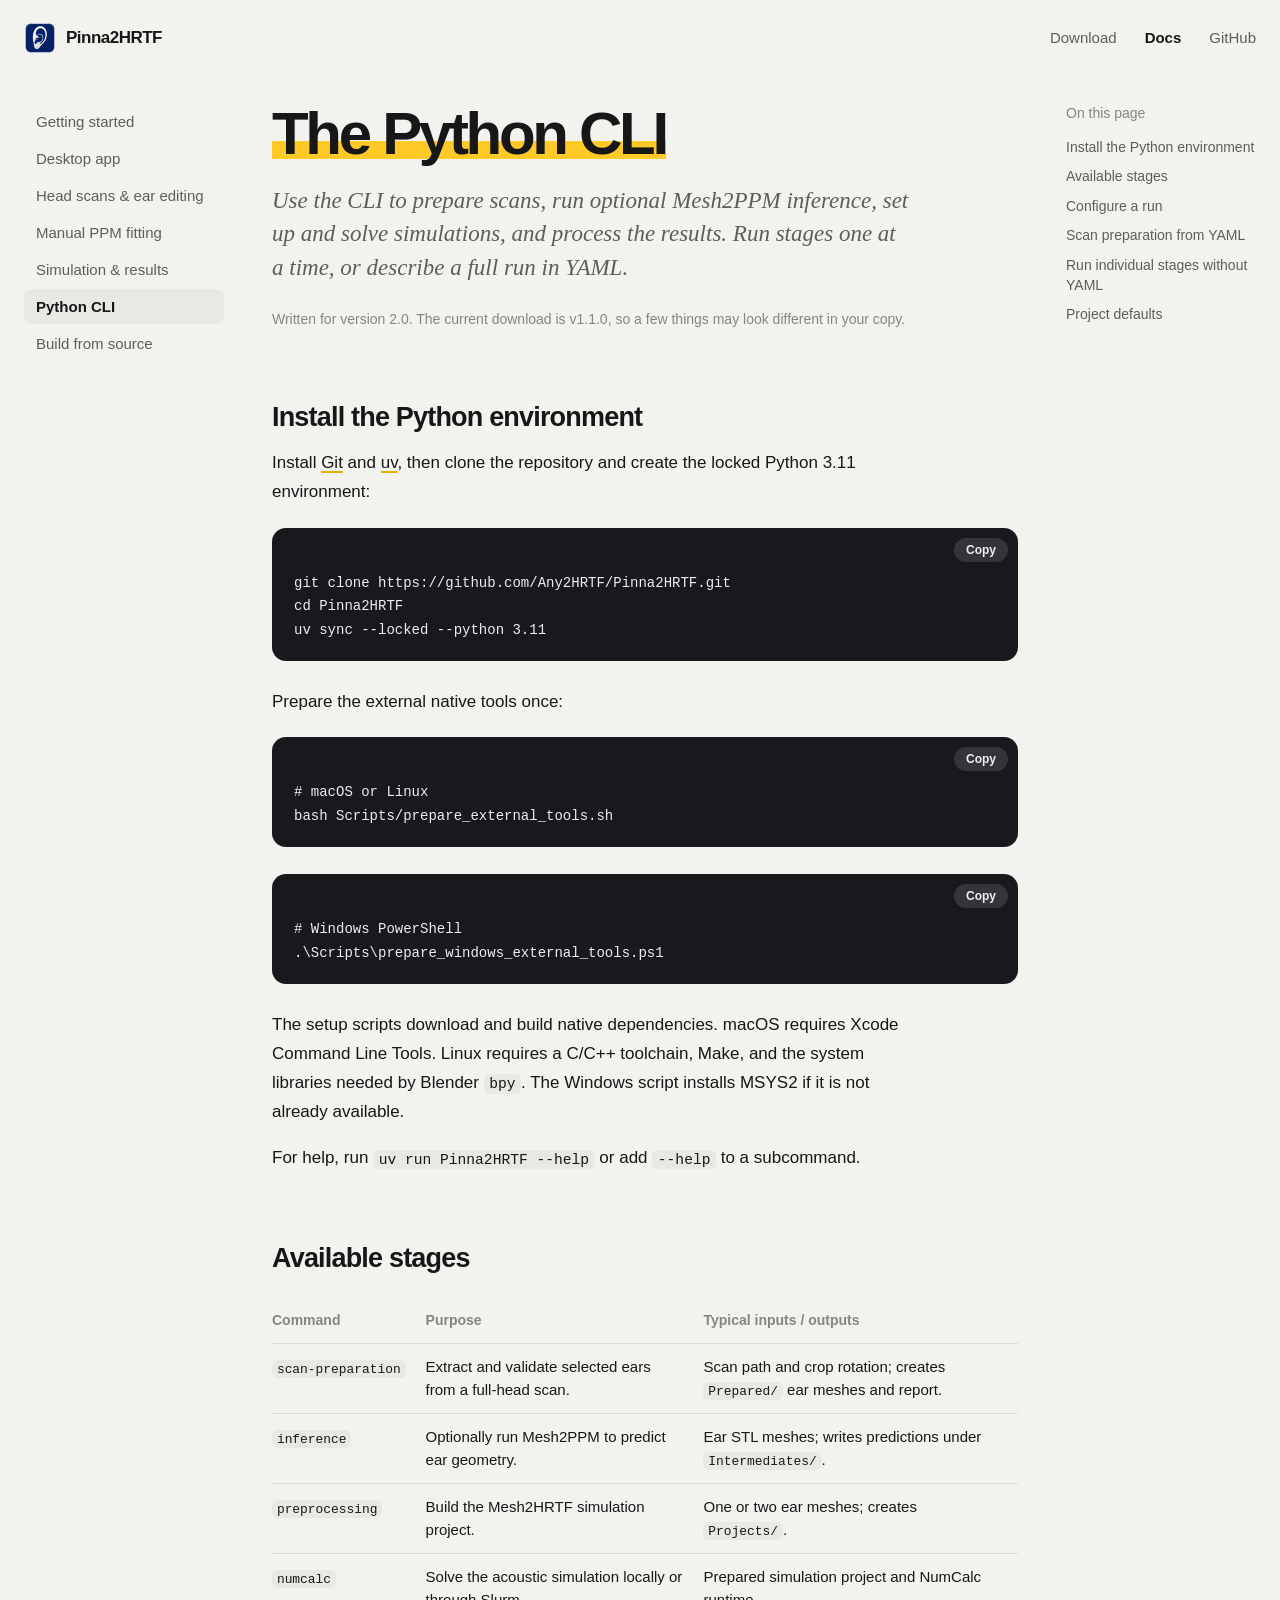
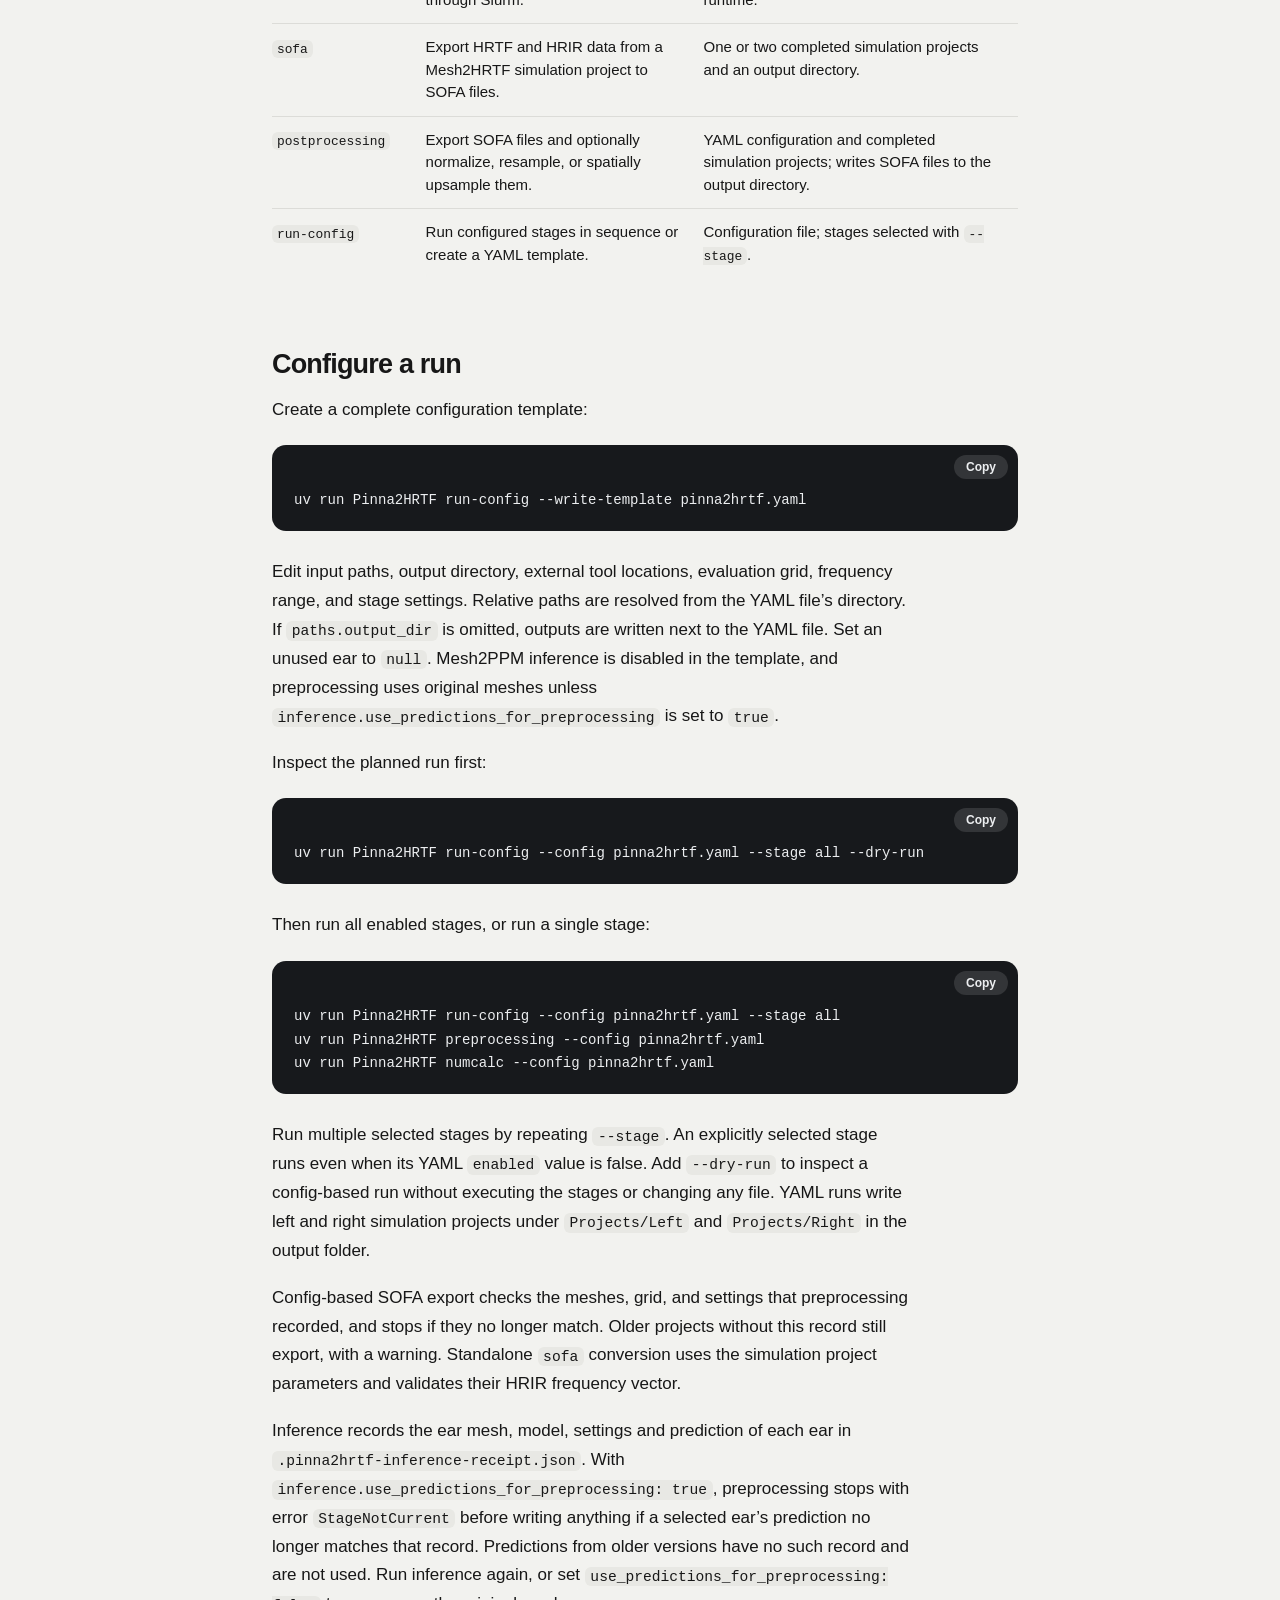
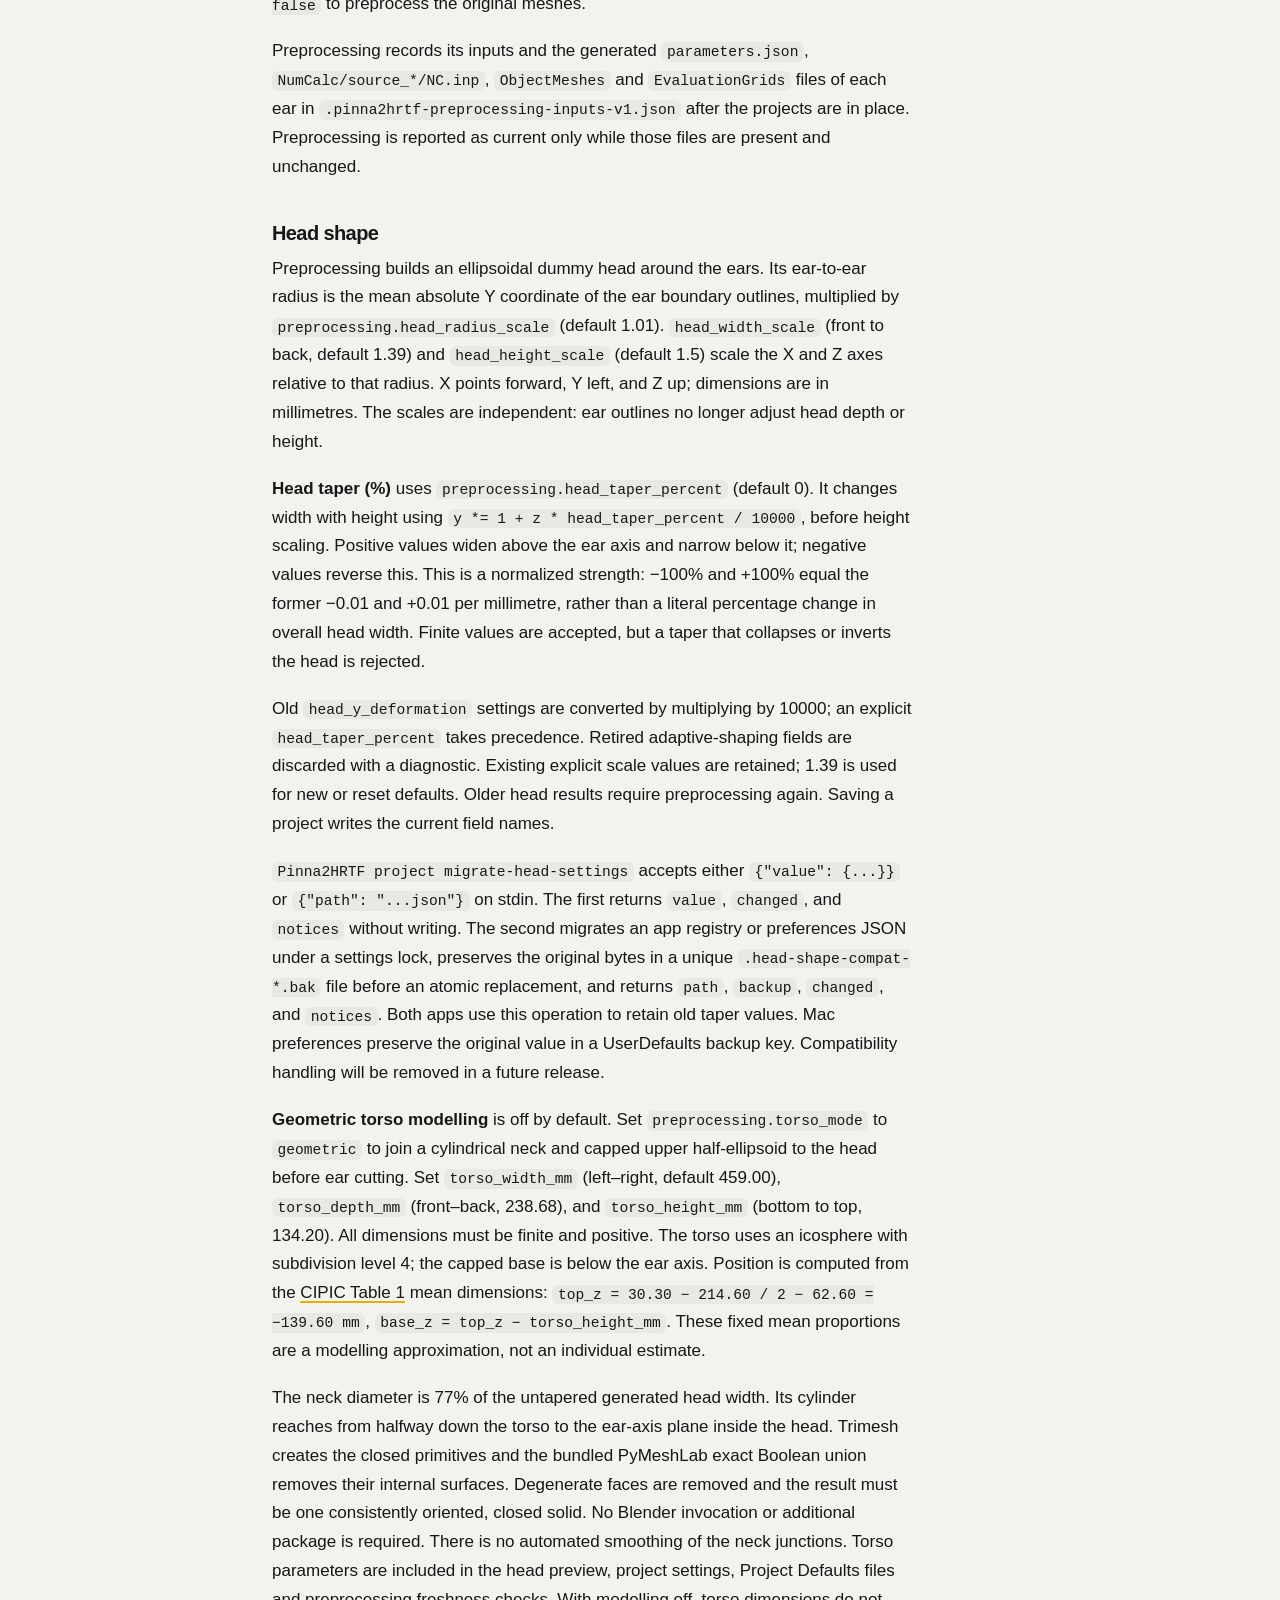
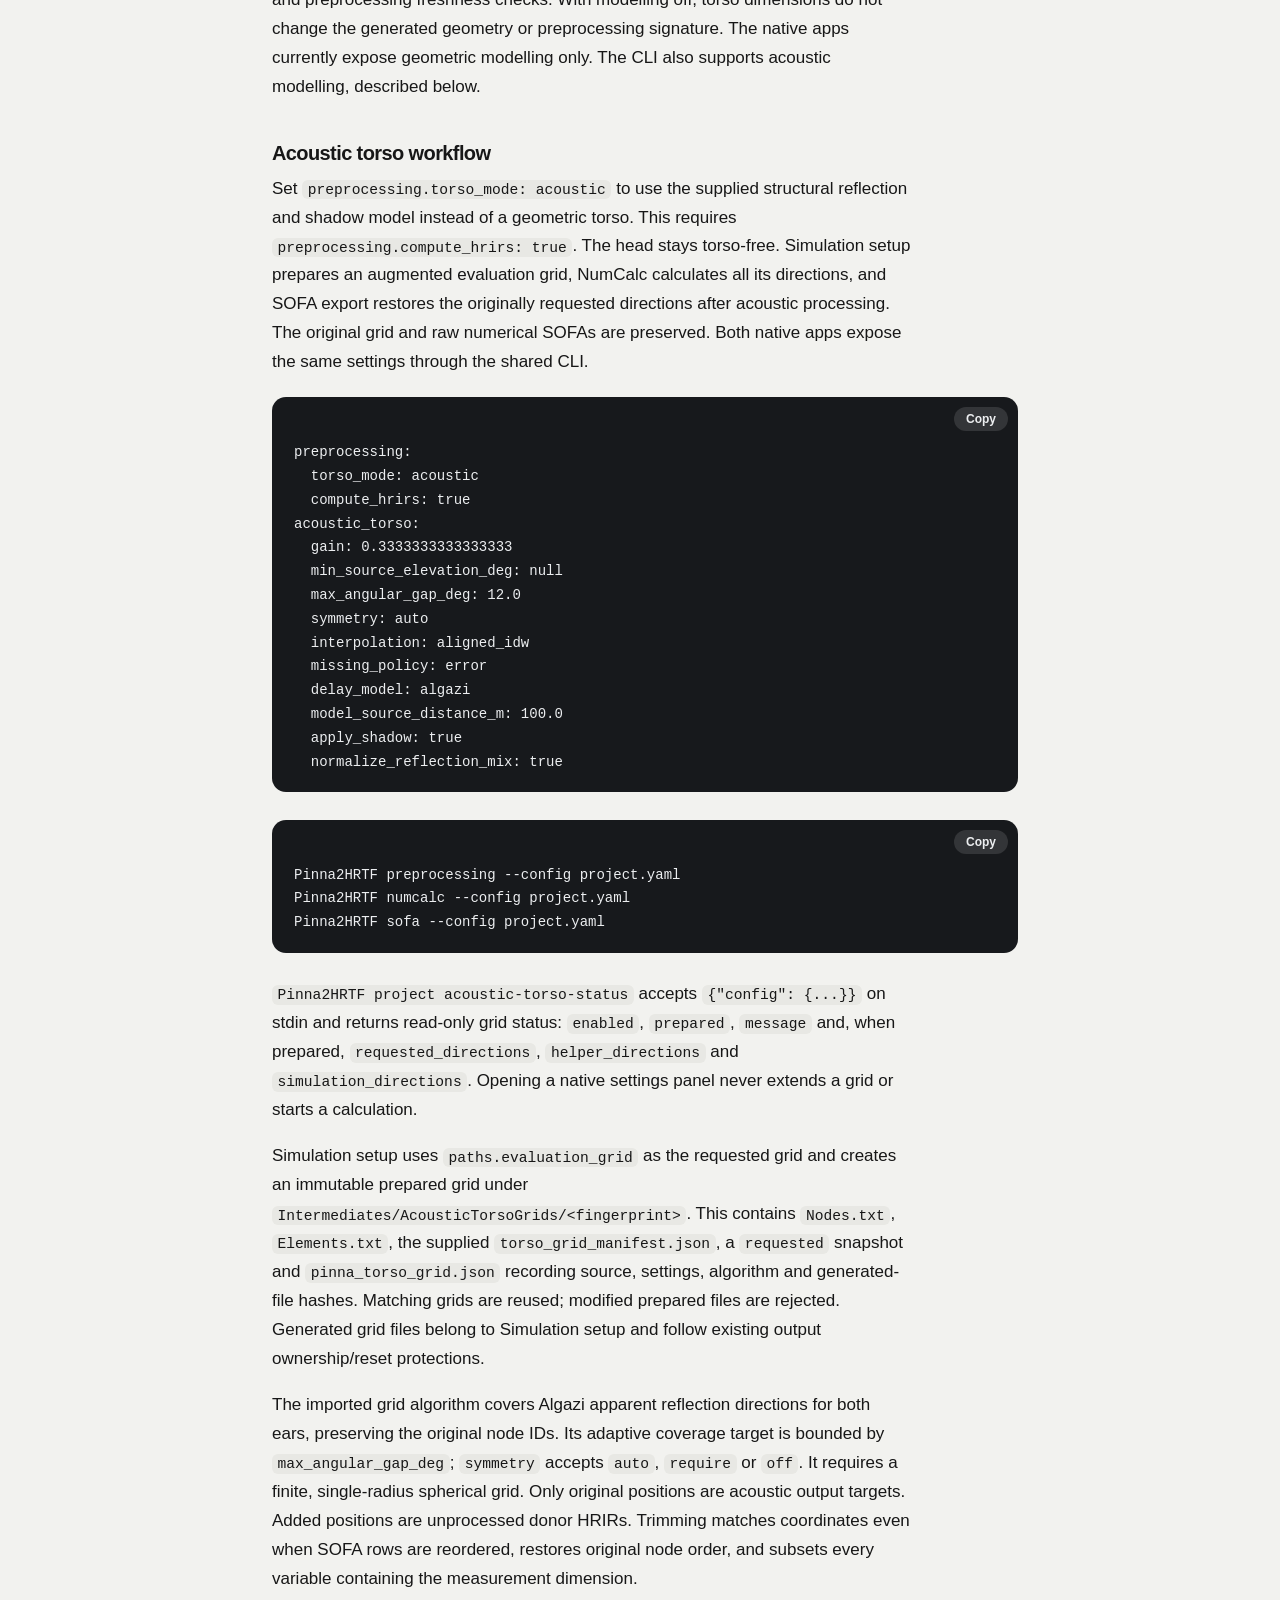
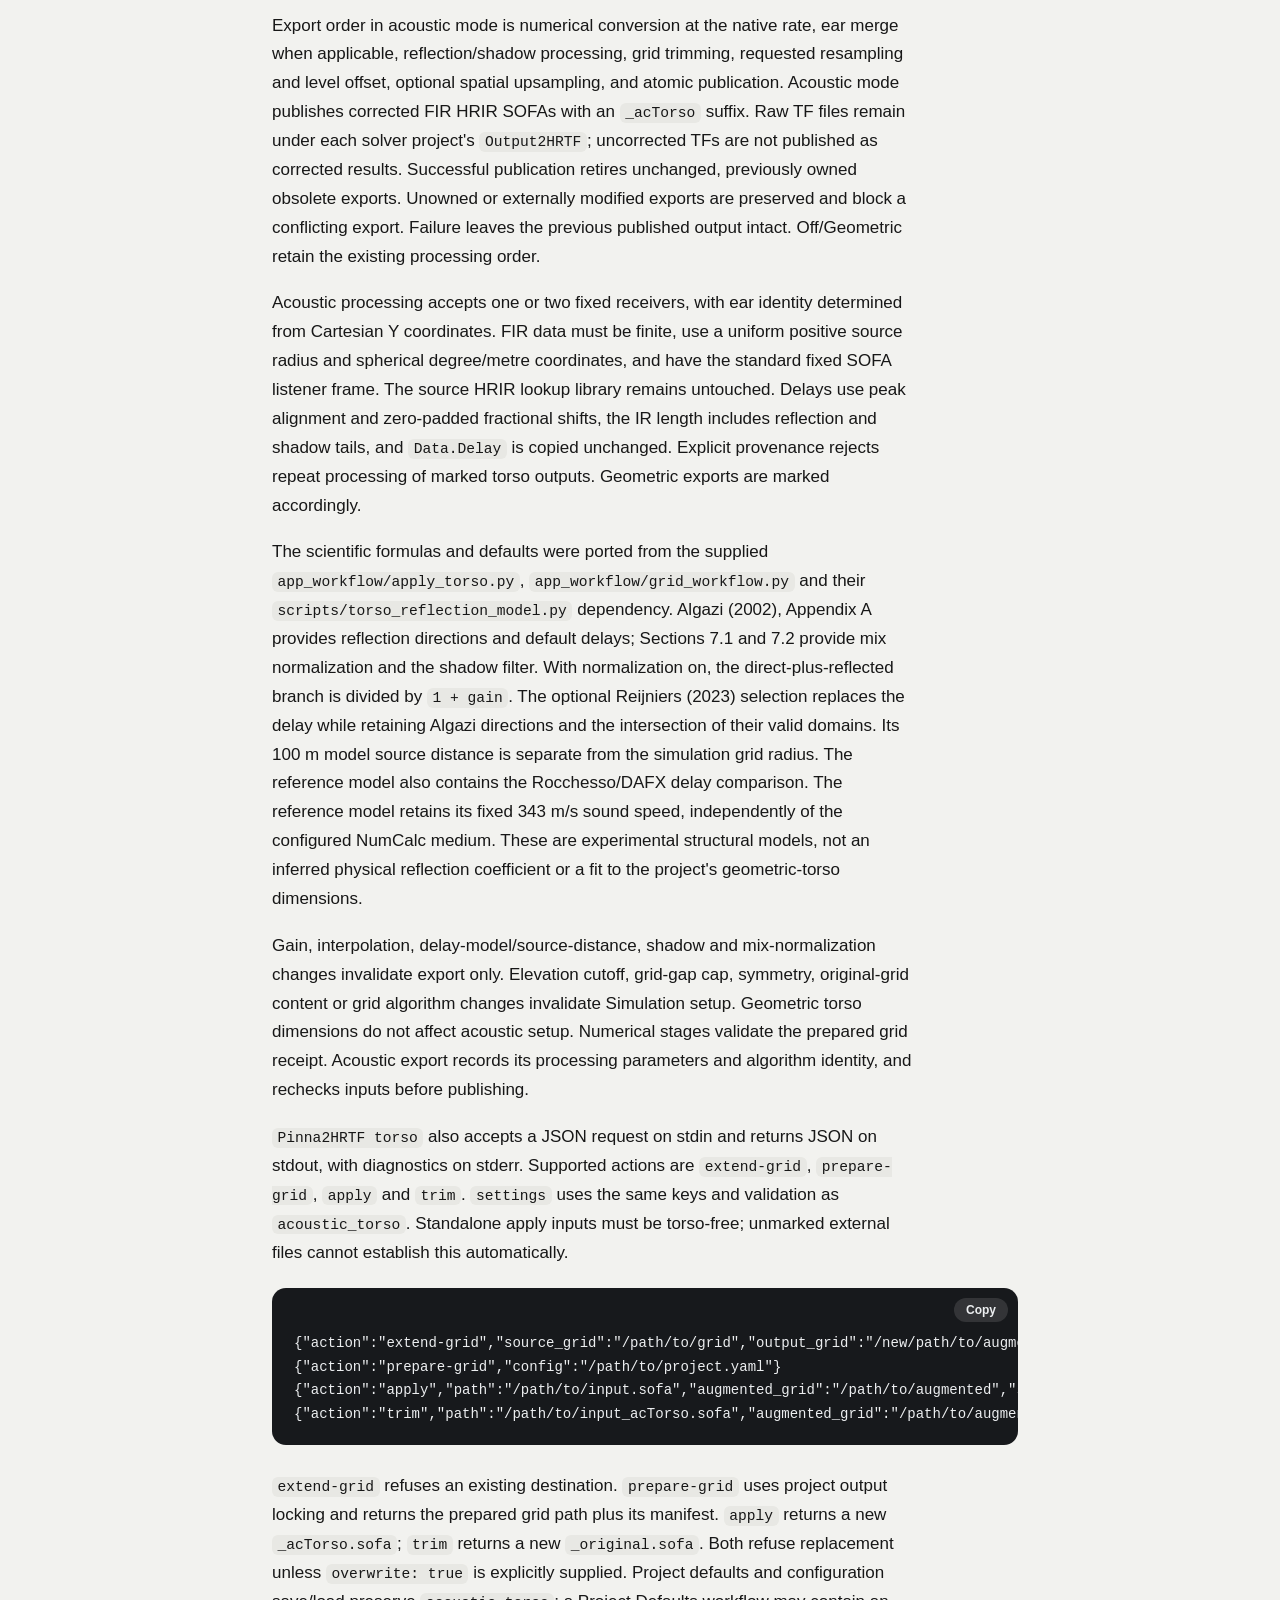
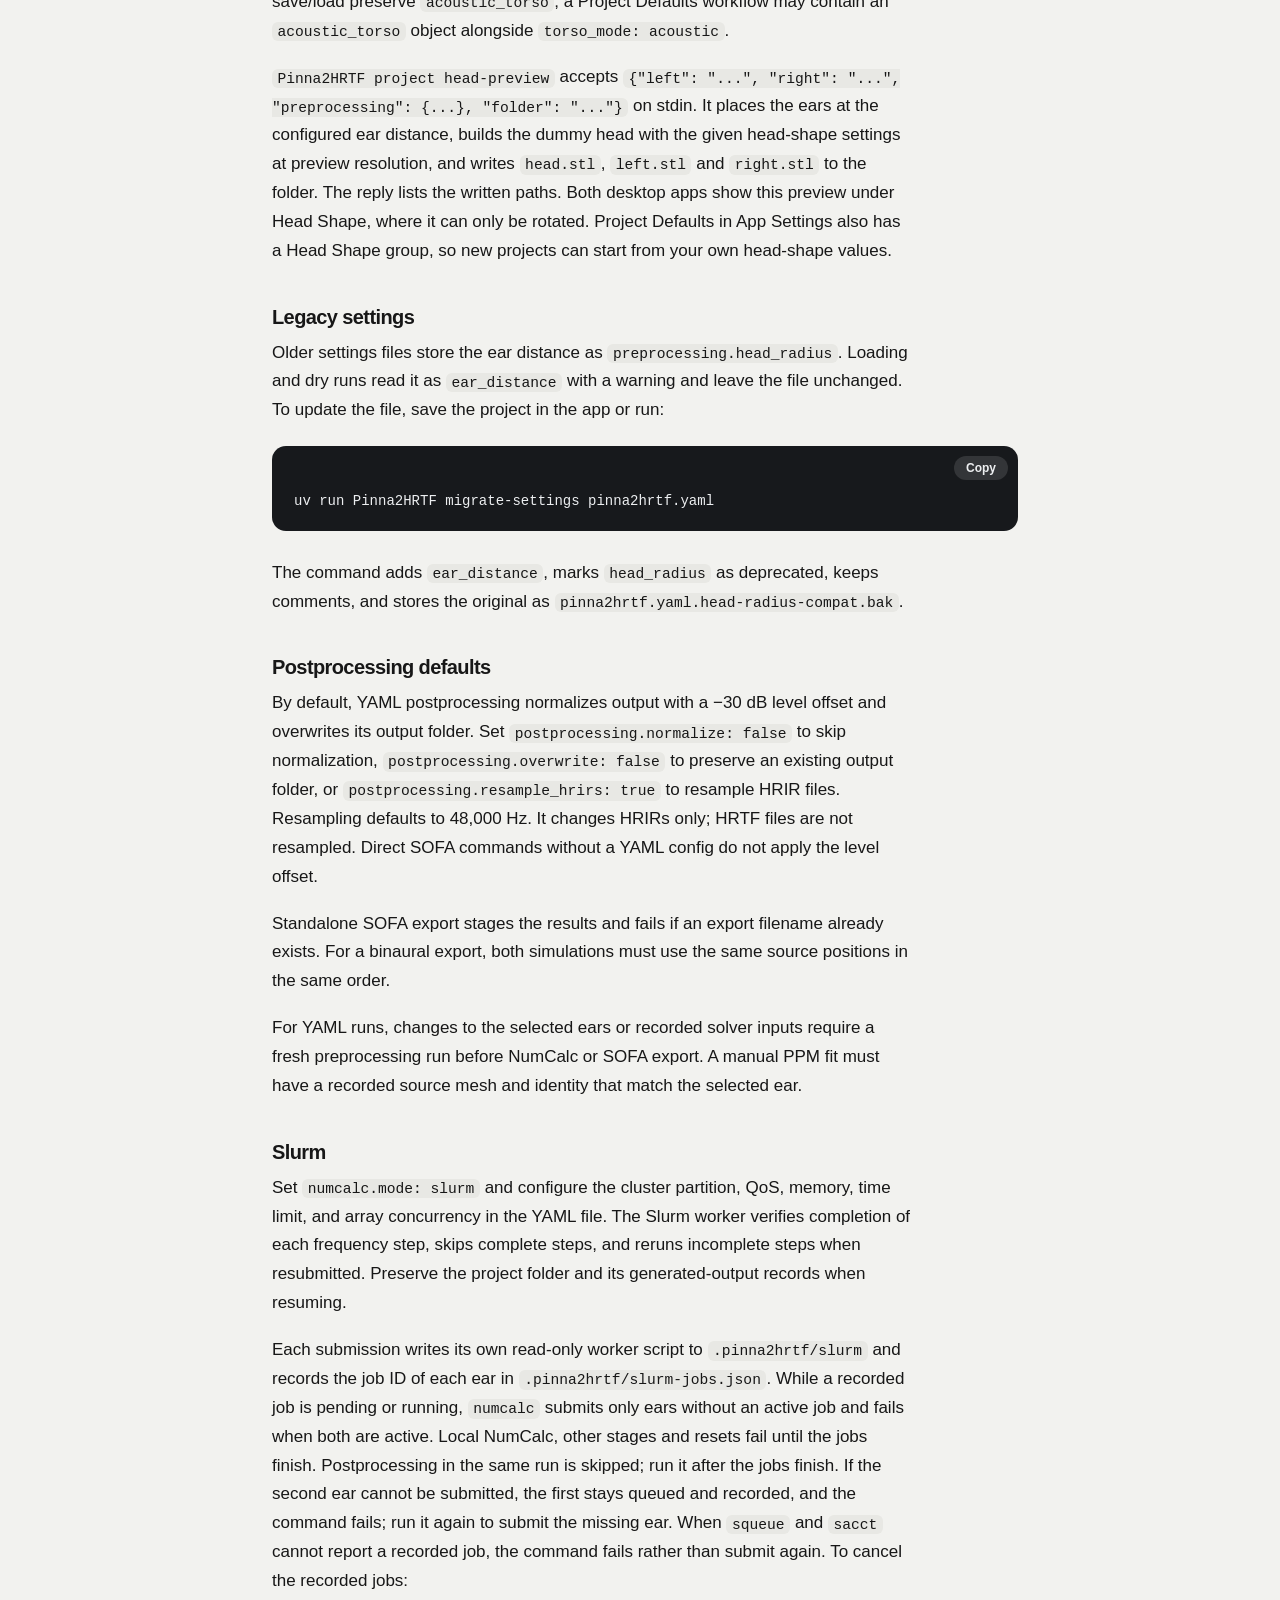
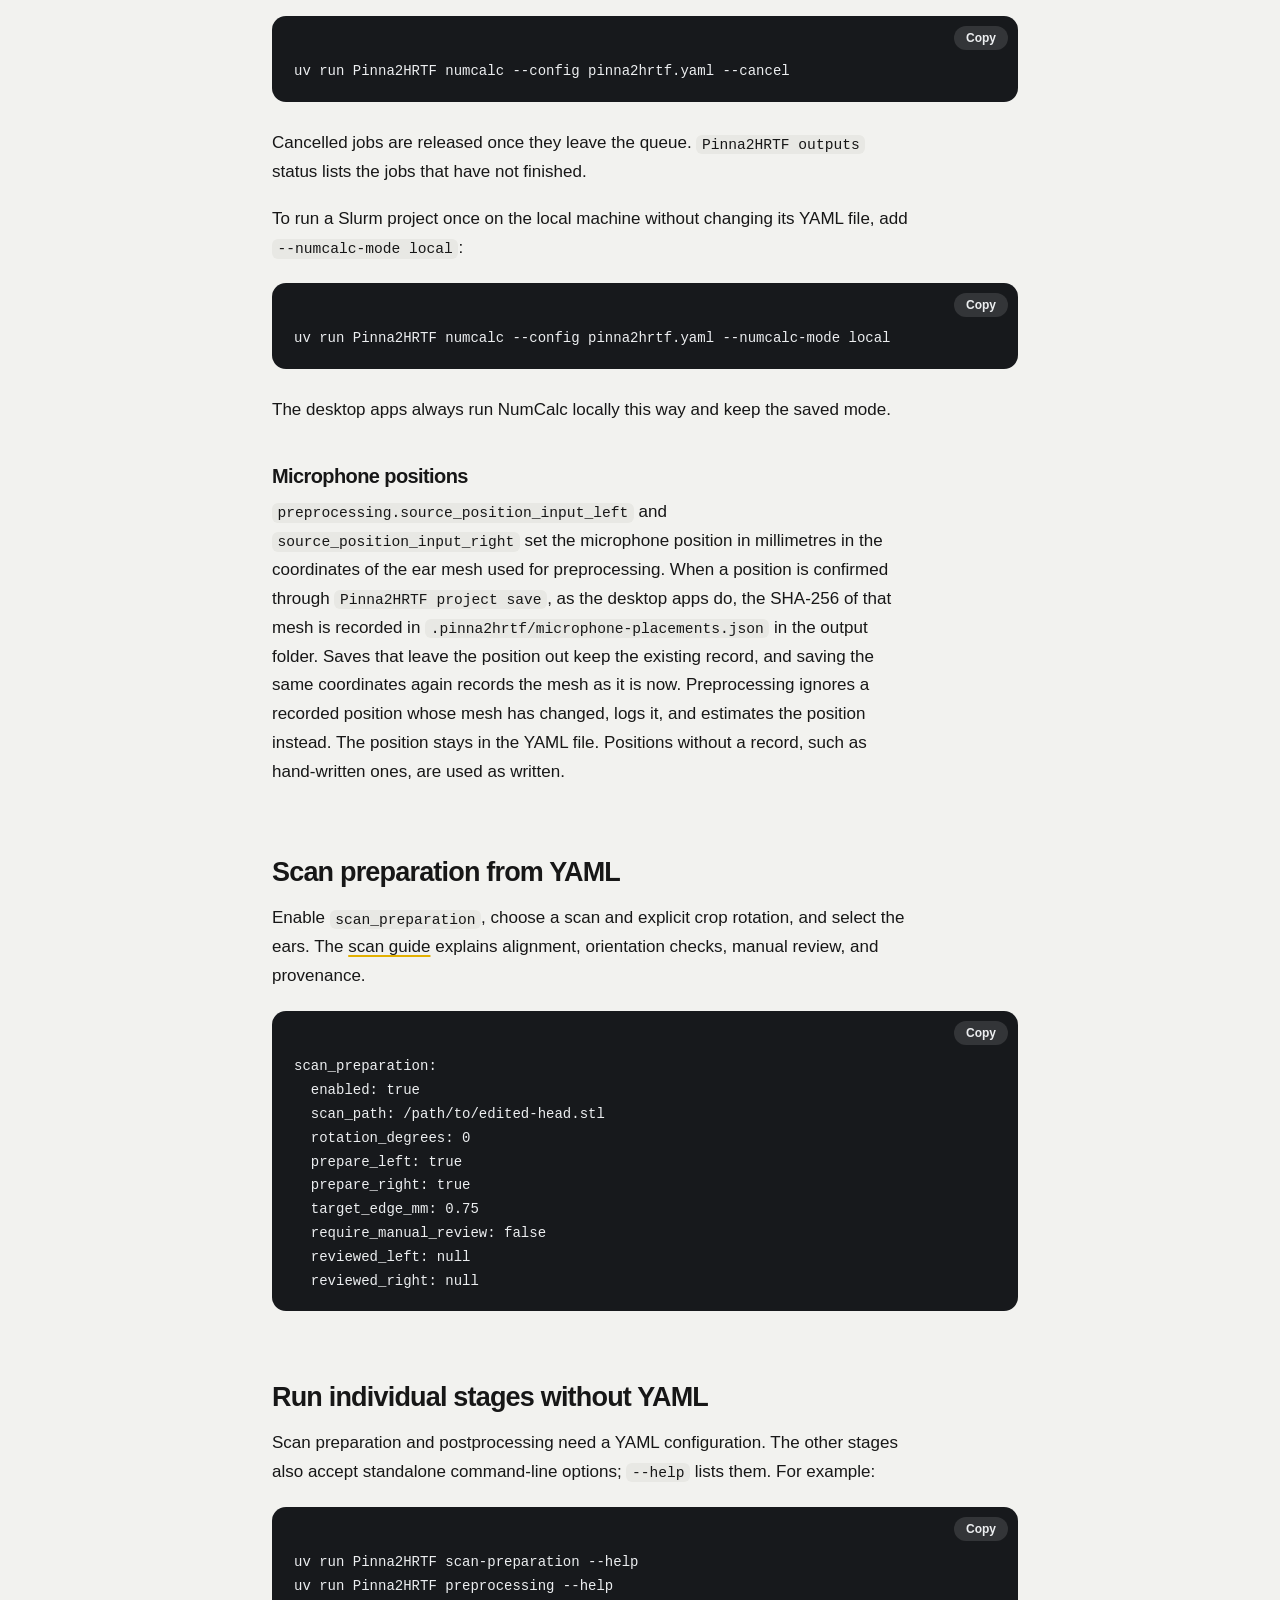
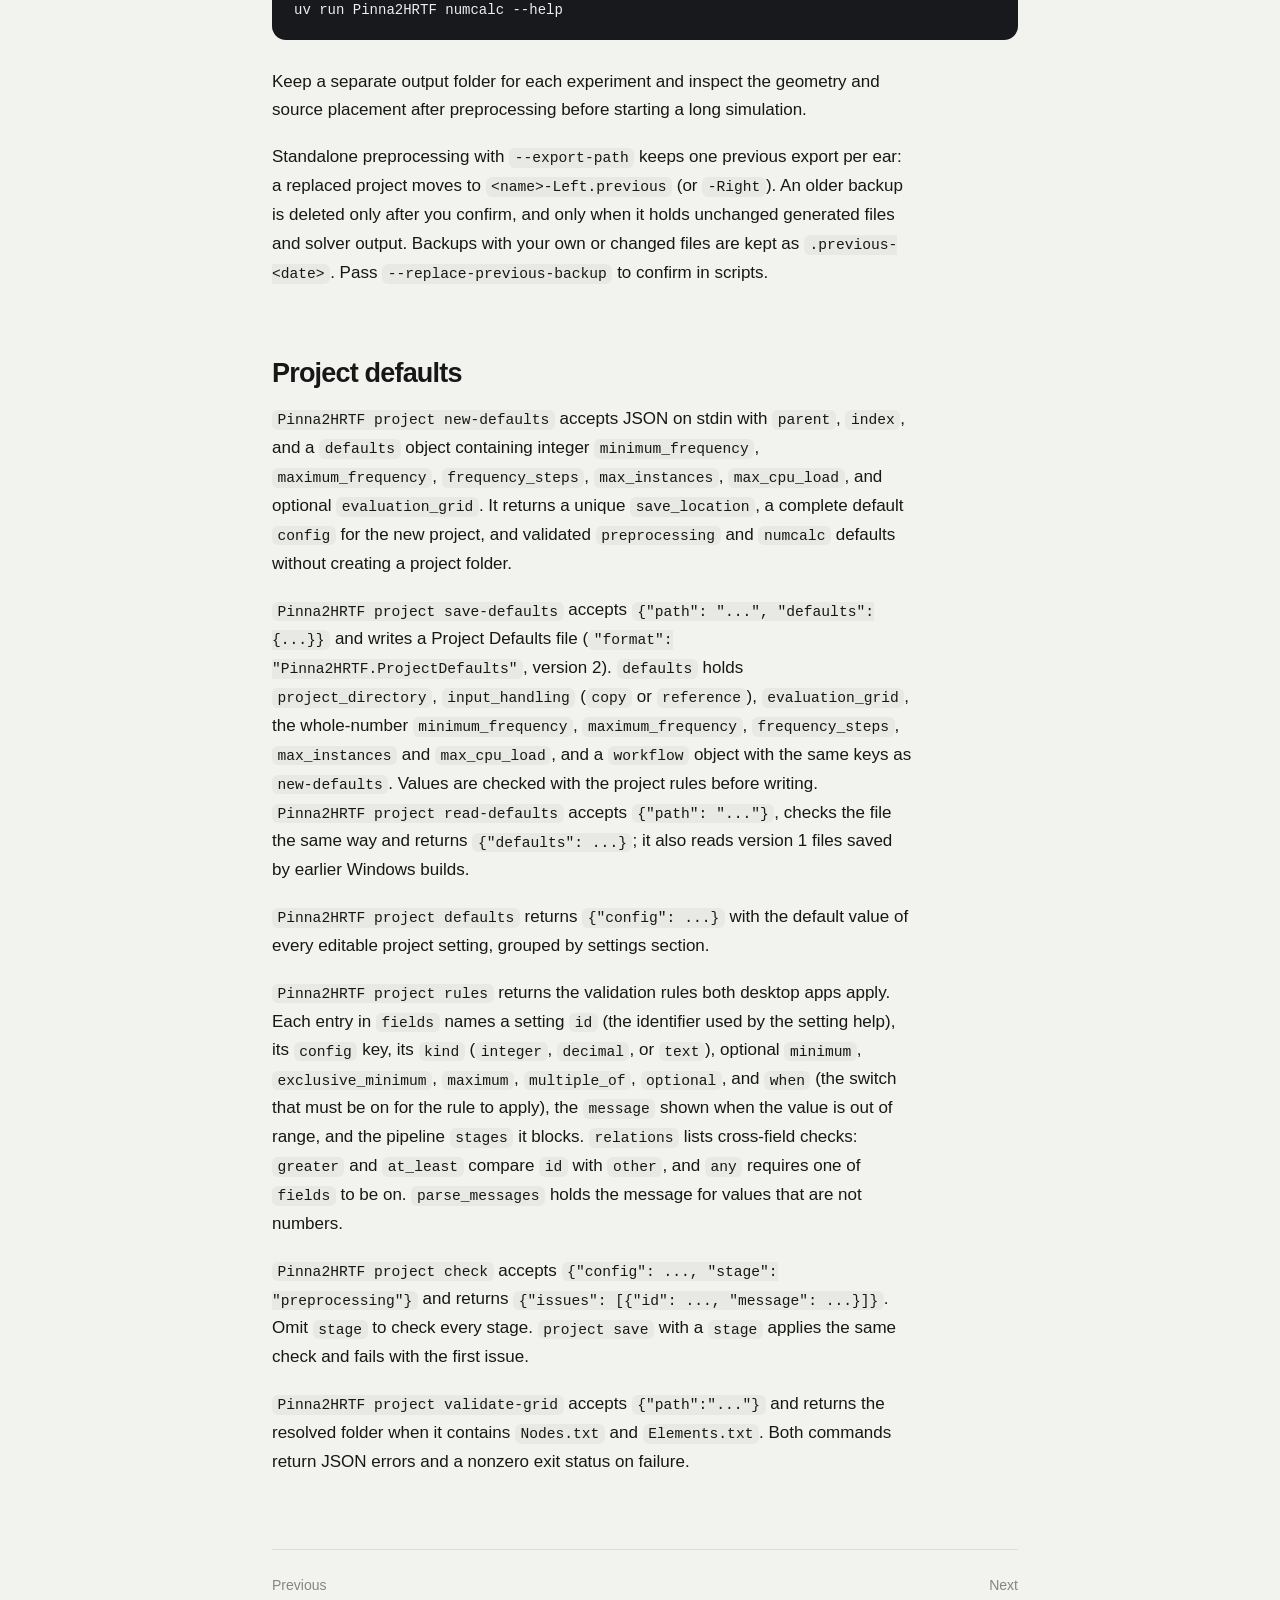
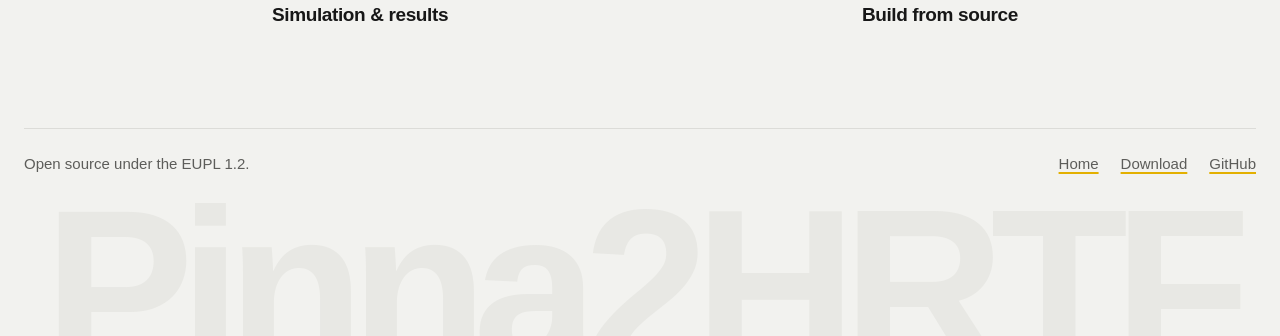
<file: website/docs/cli.html>
<!doctype html>
<html lang="en">
<head>
  <meta charset="utf-8">
  <meta name="viewport" content="width=device-width, initial-scale=1">
  <meta name="theme-color" content="#f2f2ef" media="(prefers-color-scheme: light)">
  <meta name="theme-color" content="#131517" media="(prefers-color-scheme: dark)">
  <meta name="description" content="Install and use the Pinna2HRTF Python CLI for mesh inference, simulation preprocessing, NumCalc, and SOFA export.">
  <title>The Python CLI — Pinna2HRTF docs</title>
  <link rel="icon" href="../favicon-macos.png?v=glass-ear2" type="image/png" sizes="512x512">
  <link rel="shortcut icon" href="../favicon-macos.png?v=glass-ear2" type="image/png">
  <link rel="apple-touch-icon" href="../favicon-macos.png?v=glass-ear2">
  <link rel="stylesheet" href="../styles.css?v=7">
  <link rel="stylesheet" href="styles.css?v=7">
</head>
<body>
  <a class="skip-link" href="#main">Skip to content</a>
  <header class="site-header wrap">
    <a class="brand" href="../" aria-label="Pinna2HRTF home"><img src="../assets/app-icon.webp?v=glass-ear2" alt="" width="32" height="32" decoding="async">Pinna2HRTF</a>
    <nav class="main-nav" aria-label="Main navigation">
      <a href="../#downloads">Download</a>
      <a href="index.html" aria-current="page">Docs</a>
      <a href="https://github.com/Any2HRTF/Pinna2HRTF">GitHub</a>
    </nav>
  </header>

  <div class="docs-layout wrap">
    <aside class="docs-sidebar">
      <nav aria-label="Documentation pages">
        <a href="index.html">Getting started</a>
        <a href="desktop-app.html">Desktop app</a>
        <a href="scan-preparation.html">Head scans &amp; ear editing</a>
        <a href="manual-fitting.html">Manual PPM fitting</a>
        <a href="results.html">Simulation &amp; results</a>
        <a href="cli.html" aria-current="page">Python CLI</a>
        <a href="building.html">Build from source</a>
      </nav>
    </aside>

    <main class="docs-content" id="main">
      <h1>The Python CLI</h1>
      <p class="lede">Use the CLI to prepare scans, run optional Mesh2PPM inference, set up and solve simulations, and process the results. Run stages one at a time, or describe a full run in YAML.</p>
      <p class="version-note">Written for version 2.0. The current download is v1.1.0, so a few things may look different in your copy.</p>

      <h2 id="install-the-python-environment">Install the Python environment</h2>
      <p>Install <a href="https://git-scm.com/install/">Git</a> and <a href="https://docs.astral.sh/uv/getting-started/installation/">uv</a>, then clone the repository and create the locked Python 3.11 environment:</p>
      <pre><code>git clone https://github.com/Any2HRTF/Pinna2HRTF.git
cd Pinna2HRTF
uv sync --locked --python 3.11</code></pre>
      <p>Prepare the external native tools once:</p>
      <pre><code># macOS or Linux
bash Scripts/prepare_external_tools.sh</code></pre>

      <pre><code># Windows PowerShell
.\Scripts\prepare_windows_external_tools.ps1</code></pre>
      <p>The setup scripts download and build native dependencies. macOS requires Xcode Command Line Tools. Linux requires a C/C++ toolchain, Make, and the system libraries needed by Blender <code>bpy</code>. The Windows script installs MSYS2 if it is not already available.</p>
      <p>For help, run <code>uv run Pinna2HRTF --help</code> or add <code>--help</code> to a subcommand.</p>

      <h2 id="available-stages">Available stages</h2>
      <div class="table-wrap">
      <table>
      <thead>
        <tr><th>Command</th><th>Purpose</th><th>Typical inputs / outputs</th></tr>
      </thead>
      <tbody>
        <tr><td><code>scan-preparation</code></td><td>Extract and validate selected ears from a full-head scan.</td><td>Scan path and crop rotation; creates <code>Prepared/</code> ear meshes and report.</td></tr>
        <tr><td><code>inference</code></td><td>Optionally run Mesh2PPM to predict ear geometry.</td><td>Ear STL meshes; writes predictions under <code>Intermediates/</code>.</td></tr>
        <tr><td><code>preprocessing</code></td><td>Build the Mesh2HRTF simulation project.</td><td>One or two ear meshes; creates <code>Projects/</code>.</td></tr>
        <tr><td><code>numcalc</code></td><td>Solve the acoustic simulation locally or through Slurm.</td><td>Prepared simulation project and NumCalc runtime.</td></tr>
        <tr><td><code>sofa</code></td><td>Export HRTF and HRIR data from a Mesh2HRTF simulation project to SOFA files.</td><td>One or two completed simulation projects and an output directory.</td></tr>
        <tr><td><code>postprocessing</code></td><td>Export SOFA files and optionally normalize, resample, or spatially upsample them.</td><td>YAML configuration and completed simulation projects; writes SOFA files to the output directory.</td></tr>
        <tr><td><code>run-config</code></td><td>Run configured stages in sequence or create a YAML template.</td><td>Configuration file; stages selected with <code>--stage</code>.</td></tr>
      </tbody>
      </table>
      </div>

      <h2 id="configure-a-run">Configure a run</h2>
      <p>Create a complete configuration template:</p>
      <pre><code>uv run Pinna2HRTF run-config --write-template pinna2hrtf.yaml</code></pre>
      <p>Edit input paths, output directory, external tool locations, evaluation grid, frequency range, and stage settings. Relative paths are resolved from the YAML file’s directory. If <code>paths.output_dir</code> is omitted, outputs are written next to the YAML file. Set an unused ear to <code>null</code>. Mesh2PPM inference is disabled in the template, and preprocessing uses original meshes unless <code>inference.use_predictions_for_preprocessing</code> is set to <code>true</code>.</p>
      <p>Inspect the planned run first:</p>
      <pre><code>uv run Pinna2HRTF run-config --config pinna2hrtf.yaml --stage all --dry-run</code></pre>
      <p>Then run all enabled stages, or run a single stage:</p>
      <pre><code>uv run Pinna2HRTF run-config --config pinna2hrtf.yaml --stage all
uv run Pinna2HRTF preprocessing --config pinna2hrtf.yaml
uv run Pinna2HRTF numcalc --config pinna2hrtf.yaml</code></pre>
      <p>Run multiple selected stages by repeating <code>--stage</code>. An explicitly selected stage runs even when its YAML <code>enabled</code> value is false. Add <code>--dry-run</code> to inspect a config-based run without executing the stages or changing any file. YAML runs write left and right simulation projects under <code>Projects/Left</code> and <code>Projects/Right</code> in the output folder.</p>
      <p>Config-based SOFA export checks the meshes, grid, and settings that preprocessing recorded, and stops if they no longer match. Older projects without this record still export, with a warning. Standalone <code>sofa</code> conversion uses the simulation project parameters and validates their HRIR frequency vector.</p>
      <p>Inference records the ear mesh, model, settings and prediction of each ear in <code>.pinna2hrtf-inference-receipt.json</code>. With <code>inference.use_predictions_for_preprocessing: true</code>, preprocessing stops with error <code>StageNotCurrent</code> before writing anything if a selected ear’s prediction no longer matches that record. Predictions from older versions have no such record and are not used. Run inference again, or set <code>use_predictions_for_preprocessing: false</code> to preprocess the original meshes.</p>
      <p>Preprocessing records its inputs and the generated <code>parameters.json</code>, <code>NumCalc/source_*/NC.inp</code>, <code>ObjectMeshes</code> and <code>EvaluationGrids</code> files of each ear in <code>.pinna2hrtf-preprocessing-inputs-v1.json</code> after the projects are in place. Preprocessing is reported as current only while those files are present and unchanged.</p>

      <h3>Head shape</h3>
      <p>Preprocessing builds an ellipsoidal dummy head around the ears. Its ear-to-ear radius is the mean absolute Y coordinate of the ear boundary outlines, multiplied by <code>preprocessing.head_radius_scale</code> (default 1.01). <code>head_width_scale</code> (front to back, default 1.39) and <code>head_height_scale</code> (default 1.5) scale the X and Z axes relative to that radius. X points forward, Y left, and Z up; dimensions are in millimetres. The scales are independent: ear outlines no longer adjust head depth or height.</p>
      <p><strong>Head taper (%)</strong> uses <code>preprocessing.head_taper_percent</code> (default 0). It changes width with height using <code>y *= 1 + z * head_taper_percent / 10000</code>, before height scaling. Positive values widen above the ear axis and narrow below it; negative values reverse this. This is a normalized strength: &minus;100% and +100% equal the former &minus;0.01 and +0.01 per millimetre, rather than a literal percentage change in overall head width. Finite values are accepted, but a taper that collapses or inverts the head is rejected.</p>
      <p>Old <code>head_y_deformation</code> settings are converted by multiplying by 10000; an explicit <code>head_taper_percent</code> takes precedence. Retired adaptive-shaping fields are discarded with a diagnostic. Existing explicit scale values are retained; 1.39 is used for new or reset defaults. Older head results require preprocessing again. Saving a project writes the current field names.</p>
      <p><code>Pinna2HRTF project migrate-head-settings</code> accepts either <code>{"value": {...}}</code> or <code>{"path": "...json"}</code> on stdin. The first returns <code>value</code>, <code>changed</code>, and <code>notices</code> without writing. The second migrates an app registry or preferences JSON under a settings lock, preserves the original bytes in a unique <code>.head-shape-compat-*.bak</code> file before an atomic replacement, and returns <code>path</code>, <code>backup</code>, <code>changed</code>, and <code>notices</code>. Both apps use this operation to retain old taper values. Mac preferences preserve the original value in a UserDefaults backup key. Compatibility handling will be removed in a future release.</p>
      <p><strong>Geometric torso modelling</strong> is off by default. Set <code>preprocessing.torso_mode</code> to <code>geometric</code> to join a cylindrical neck and capped upper half-ellipsoid to the head before ear cutting. Set <code>torso_width_mm</code> (left–right, default 459.00), <code>torso_depth_mm</code> (front–back, 238.68), and <code>torso_height_mm</code> (bottom to top, 134.20). All dimensions must be finite and positive. The torso uses an icosphere with subdivision level 4; the capped base is below the ear axis. Position is computed from the <a href="https://escholarship.org/content/qt3d10j9jw/qt3d10j9jw.pdf">CIPIC Table 1</a> mean dimensions: <code>top_z = 30.30 − 214.60 / 2 − 62.60 = −139.60 mm</code>, <code>base_z = top_z − torso_height_mm</code>. These fixed mean proportions are a modelling approximation, not an individual estimate.</p>
      <p>The neck diameter is 77% of the untapered generated head width. Its cylinder reaches from halfway down the torso to the ear-axis plane inside the head. Trimesh creates the closed primitives and the bundled PyMeshLab exact Boolean union removes their internal surfaces. Degenerate faces are removed and the result must be one consistently oriented, closed solid. No Blender invocation or additional package is required. There is no automated smoothing of the neck junctions. Torso parameters are included in the head preview, project settings, Project Defaults files and preprocessing freshness checks. With modelling off, torso dimensions do not change the generated geometry or preprocessing signature. The native apps currently expose geometric modelling only. The CLI also supports acoustic modelling, described below.</p>
      <h3>Acoustic torso workflow</h3>
      <p>Set <code>preprocessing.torso_mode: acoustic</code> to use the supplied structural reflection and shadow model instead of a geometric torso. This requires <code>preprocessing.compute_hrirs: true</code>. The head stays torso-free. Simulation setup prepares an augmented evaluation grid, NumCalc calculates all its directions, and SOFA export restores the originally requested directions after acoustic processing. The original grid and raw numerical SOFAs are preserved. Both native apps expose the same settings through the shared CLI.</p>
      <pre><code>preprocessing:
  torso_mode: acoustic
  compute_hrirs: true
acoustic_torso:
  gain: 0.3333333333333333
  min_source_elevation_deg: null
  max_angular_gap_deg: 12.0
  symmetry: auto
  interpolation: aligned_idw
  missing_policy: error
  delay_model: algazi
  model_source_distance_m: 100.0
  apply_shadow: true
  normalize_reflection_mix: true</code></pre>
      <pre><code>Pinna2HRTF preprocessing --config project.yaml
Pinna2HRTF numcalc --config project.yaml
Pinna2HRTF sofa --config project.yaml</code></pre>
      <p><code>Pinna2HRTF project acoustic-torso-status</code> accepts <code>{"config": {...}}</code> on stdin and returns read-only grid status: <code>enabled</code>, <code>prepared</code>, <code>message</code> and, when prepared, <code>requested_directions</code>, <code>helper_directions</code> and <code>simulation_directions</code>. Opening a native settings panel never extends a grid or starts a calculation.</p>
      <p>Simulation setup uses <code>paths.evaluation_grid</code> as the requested grid and creates an immutable prepared grid under <code>Intermediates/AcousticTorsoGrids/&lt;fingerprint&gt;</code>. This contains <code>Nodes.txt</code>, <code>Elements.txt</code>, the supplied <code>torso_grid_manifest.json</code>, a <code>requested</code> snapshot and <code>pinna_torso_grid.json</code> recording source, settings, algorithm and generated-file hashes. Matching grids are reused; modified prepared files are rejected. Generated grid files belong to Simulation setup and follow existing output ownership/reset protections.</p>
      <p>The imported grid algorithm covers Algazi apparent reflection directions for both ears, preserving the original node IDs. Its adaptive coverage target is bounded by <code>max_angular_gap_deg</code>; <code>symmetry</code> accepts <code>auto</code>, <code>require</code> or <code>off</code>. It requires a finite, single-radius spherical grid. Only original positions are acoustic output targets. Added positions are unprocessed donor HRIRs. Trimming matches coordinates even when SOFA rows are reordered, restores original node order, and subsets every variable containing the measurement dimension.</p>
      <p>Export order in acoustic mode is numerical conversion at the native rate, ear merge when applicable, reflection/shadow processing, grid trimming, requested resampling and level offset, optional spatial upsampling, and atomic publication. Acoustic mode publishes corrected FIR HRIR SOFAs with an <code>_acTorso</code> suffix. Raw TF files remain under each solver project's <code>Output2HRTF</code>; uncorrected TFs are not published as corrected results. Successful publication retires unchanged, previously owned obsolete exports. Unowned or externally modified exports are preserved and block a conflicting export. Failure leaves the previous published output intact. Off/Geometric retain the existing processing order.</p>
      <p>Acoustic processing accepts one or two fixed receivers, with ear identity determined from Cartesian Y coordinates. FIR data must be finite, use a uniform positive source radius and spherical degree/metre coordinates, and have the standard fixed SOFA listener frame. The source HRIR lookup library remains untouched. Delays use peak alignment and zero-padded fractional shifts, the IR length includes reflection and shadow tails, and <code>Data.Delay</code> is copied unchanged. Explicit provenance rejects repeat processing of marked torso outputs. Geometric exports are marked accordingly.</p>
      <p>The scientific formulas and defaults were ported from the supplied <code>app_workflow/apply_torso.py</code>, <code>app_workflow/grid_workflow.py</code> and their <code>scripts/torso_reflection_model.py</code> dependency. Algazi (2002), Appendix A provides reflection directions and default delays; Sections 7.1 and 7.2 provide mix normalization and the shadow filter. With normalization on, the direct-plus-reflected branch is divided by <code>1 + gain</code>. The optional Reijniers (2023) selection replaces the delay while retaining Algazi directions and the intersection of their valid domains. Its 100 m model source distance is separate from the simulation grid radius. The reference model also contains the Rocchesso/DAFX delay comparison. The reference model retains its fixed 343 m/s sound speed, independently of the configured NumCalc medium. These are experimental structural models, not an inferred physical reflection coefficient or a fit to the project's geometric-torso dimensions.</p>
      <p>Gain, interpolation, delay-model/source-distance, shadow and mix-normalization changes invalidate export only. Elevation cutoff, grid-gap cap, symmetry, original-grid content or grid algorithm changes invalidate Simulation setup. Geometric torso dimensions do not affect acoustic setup. Numerical stages validate the prepared grid receipt. Acoustic export records its processing parameters and algorithm identity, and rechecks inputs before publishing.</p>
      <p><code>Pinna2HRTF torso</code> also accepts a JSON request on stdin and returns JSON on stdout, with diagnostics on stderr. Supported actions are <code>extend-grid</code>, <code>prepare-grid</code>, <code>apply</code> and <code>trim</code>. <code>settings</code> uses the same keys and validation as <code>acoustic_torso</code>. Standalone apply inputs must be torso-free; unmarked external files cannot establish this automatically.</p>
      <pre><code>{"action":"extend-grid","source_grid":"/path/to/grid","output_grid":"/new/path/to/augmented","settings":{"max_angular_gap_deg":12}}
{"action":"prepare-grid","config":"/path/to/project.yaml"}
{"action":"apply","path":"/path/to/input.sofa","augmented_grid":"/path/to/augmented","settings":{"gain":0.3333333333333333}}
{"action":"trim","path":"/path/to/input_acTorso.sofa","augmented_grid":"/path/to/augmented"}</code></pre>
      <p><code>extend-grid</code> refuses an existing destination. <code>prepare-grid</code> uses project output locking and returns the prepared grid path plus its manifest. <code>apply</code> returns a new <code>_acTorso.sofa</code>; <code>trim</code> returns a new <code>_original.sofa</code>. Both refuse replacement unless <code>overwrite: true</code> is explicitly supplied. Project defaults and configuration save/load preserve <code>acoustic_torso</code>; a Project Defaults workflow may contain an <code>acoustic_torso</code> object alongside <code>torso_mode: acoustic</code>.</p>
      <p><code>Pinna2HRTF project head-preview</code> accepts <code>{"left": "...", "right": "...", "preprocessing": {...}, "folder": "..."}</code> on stdin. It places the ears at the configured ear distance, builds the dummy head with the given head-shape settings at preview resolution, and writes <code>head.stl</code>, <code>left.stl</code> and <code>right.stl</code> to the folder. The reply lists the written paths. Both desktop apps show this preview under Head Shape, where it can only be rotated. Project Defaults in App Settings also has a Head Shape group, so new projects can start from your own head-shape values.</p>

      <h3>Legacy settings</h3>
      <p>Older settings files store the ear distance as <code>preprocessing.head_radius</code>. Loading and dry runs read it as <code>ear_distance</code> with a warning and leave the file unchanged. To update the file, save the project in the app or run:</p>
      <pre><code>uv run Pinna2HRTF migrate-settings pinna2hrtf.yaml</code></pre>
      <p>The command adds <code>ear_distance</code>, marks <code>head_radius</code> as deprecated, keeps comments, and stores the original as <code>pinna2hrtf.yaml.head-radius-compat.bak</code>.</p>

      <h3>Postprocessing defaults</h3>
      <p>By default, YAML postprocessing normalizes output with a −30 dB level offset and overwrites its output folder. Set <code>postprocessing.normalize: false</code> to skip normalization, <code>postprocessing.overwrite: false</code> to preserve an existing output folder, or <code>postprocessing.resample_hrirs: true</code> to resample HRIR files. Resampling defaults to 48,000 Hz. It changes HRIRs only; HRTF files are not resampled. Direct SOFA commands without a YAML config do not apply the level offset.</p>

      <p>Standalone SOFA export stages the results and fails if an export filename already exists. For a binaural export, both simulations must use the same source positions in the same order.</p>
      <p>For YAML runs, changes to the selected ears or recorded solver inputs require a fresh preprocessing run before NumCalc or SOFA export. A manual PPM fit must have a recorded source mesh and identity that match the selected ear.</p>

      <h3>Slurm</h3>
      <p>Set <code>numcalc.mode: slurm</code> and configure the cluster partition, QoS, memory, time limit, and array concurrency in the YAML file. The Slurm worker verifies completion of each frequency step, skips complete steps, and reruns incomplete steps when resubmitted. Preserve the project folder and its generated-output records when resuming.</p>
      <p>Each submission writes its own read-only worker script to <code>.pinna2hrtf/slurm</code> and records the job ID of each ear in <code>.pinna2hrtf/slurm-jobs.json</code>. While a recorded job is pending or running, <code>numcalc</code> submits only ears without an active job and fails when both are active. Local NumCalc, other stages and resets fail until the jobs finish. Postprocessing in the same run is skipped; run it after the jobs finish. If the second ear cannot be submitted, the first stays queued and recorded, and the command fails; run it again to submit the missing ear. When <code>squeue</code> and <code>sacct</code> cannot report a recorded job, the command fails rather than submit again. To cancel the recorded jobs:</p>
      <pre><code>uv run Pinna2HRTF numcalc --config pinna2hrtf.yaml --cancel</code></pre>
      <p>Cancelled jobs are released once they leave the queue. <code>Pinna2HRTF outputs</code> status lists the jobs that have not finished.</p>
      <p>To run a Slurm project once on the local machine without changing its YAML file, add <code>--numcalc-mode local</code>:</p>
      <pre><code>uv run Pinna2HRTF numcalc --config pinna2hrtf.yaml --numcalc-mode local</code></pre>
      <p>The desktop apps always run NumCalc locally this way and keep the saved mode.</p>

      <h3>Microphone positions</h3>
      <p><code>preprocessing.source_position_input_left</code> and <code>source_position_input_right</code> set the microphone position in millimetres in the coordinates of the ear mesh used for preprocessing. When a position is confirmed through <code>Pinna2HRTF project save</code>, as the desktop apps do, the SHA-256 of that mesh is recorded in <code>.pinna2hrtf/microphone-placements.json</code> in the output folder. Saves that leave the position out keep the existing record, and saving the same coordinates again records the mesh as it is now. Preprocessing ignores a recorded position whose mesh has changed, logs it, and estimates the position instead. The position stays in the YAML file. Positions without a record, such as hand-written ones, are used as written.</p>

      <h2 id="scan-preparation-from-yaml">Scan preparation from YAML</h2>
      <p>Enable <code>scan_preparation</code>, choose a scan and explicit crop rotation, and select the ears. The <a href="scan-preparation.html">scan guide</a> explains alignment, orientation checks, manual review, and provenance.</p>
      <pre><code>scan_preparation:
  enabled: true
  scan_path: /path/to/edited-head.stl
  rotation_degrees: 0
  prepare_left: true
  prepare_right: true
  target_edge_mm: 0.75
  require_manual_review: false
  reviewed_left: null
  reviewed_right: null</code></pre>

      <h2 id="run-individual-stages-without-yaml">Run individual stages without YAML</h2>
      <p>Scan preparation and postprocessing need a YAML configuration. The other stages also accept standalone command-line options; <code>--help</code> lists them. For example:</p>
      <pre><code>uv run Pinna2HRTF scan-preparation --help
uv run Pinna2HRTF preprocessing --help
uv run Pinna2HRTF numcalc --help</code></pre>
      <p>Keep a separate output folder for each experiment and inspect the geometry and source placement after preprocessing before starting a long simulation.</p>
      <p>Standalone preprocessing with <code>--export-path</code> keeps one previous export per ear: a replaced project moves to <code>&lt;name&gt;-Left.previous</code> (or <code>-Right</code>). An older backup is deleted only after you confirm, and only when it holds unchanged generated files and solver output. Backups with your own or changed files are kept as <code>.previous-&lt;date&gt;</code>. Pass <code>--replace-previous-backup</code> to confirm in scripts.</p>

      <h2 id="project-defaults">Project defaults</h2>
      <p><code>Pinna2HRTF project new-defaults</code> accepts JSON on stdin with <code>parent</code>, <code>index</code>, and a <code>defaults</code> object containing integer <code>minimum_frequency</code>, <code>maximum_frequency</code>, <code>frequency_steps</code>, <code>max_instances</code>, <code>max_cpu_load</code>, and optional <code>evaluation_grid</code>. It returns a unique <code>save_location</code>, a complete default <code>config</code> for the new project, and validated <code>preprocessing</code> and <code>numcalc</code> defaults without creating a project folder.</p>
      <p><code>Pinna2HRTF project save-defaults</code> accepts <code>{"path": "...", "defaults": {...}}</code> and writes a Project Defaults file (<code>"format": "Pinna2HRTF.ProjectDefaults"</code>, version 2). <code>defaults</code> holds <code>project_directory</code>, <code>input_handling</code> (<code>copy</code> or <code>reference</code>), <code>evaluation_grid</code>, the whole-number <code>minimum_frequency</code>, <code>maximum_frequency</code>, <code>frequency_steps</code>, <code>max_instances</code> and <code>max_cpu_load</code>, and a <code>workflow</code> object with the same keys as <code>new-defaults</code>. Values are checked with the project rules before writing. <code>Pinna2HRTF project read-defaults</code> accepts <code>{"path": "..."}</code>, checks the file the same way and returns <code>{"defaults": ...}</code>; it also reads version 1 files saved by earlier Windows builds.</p>
      <p><code>Pinna2HRTF project defaults</code> returns <code>{"config": ...}</code> with the default value of every editable project setting, grouped by settings section.</p>
      <p><code>Pinna2HRTF project rules</code> returns the validation rules both desktop apps apply. Each entry in <code>fields</code> names a setting <code>id</code> (the identifier used by the setting help), its <code>config</code> key, its <code>kind</code> (<code>integer</code>, <code>decimal</code>, or <code>text</code>), optional <code>minimum</code>, <code>exclusive_minimum</code>, <code>maximum</code>, <code>multiple_of</code>, <code>optional</code>, and <code>when</code> (the switch that must be on for the rule to apply), the <code>message</code> shown when the value is out of range, and the pipeline <code>stages</code> it blocks. <code>relations</code> lists cross-field checks: <code>greater</code> and <code>at_least</code> compare <code>id</code> with <code>other</code>, and <code>any</code> requires one of <code>fields</code> to be on. <code>parse_messages</code> holds the message for values that are not numbers.</p>
      <p><code>Pinna2HRTF project check</code> accepts <code>{"config": ..., "stage": "preprocessing"}</code> and returns <code>{"issues": [{"id": ..., "message": ...}]}</code>. Omit <code>stage</code> to check every stage. <code>project save</code> with a <code>stage</code> applies the same check and fails with the first issue.</p>
      <p><code>Pinna2HRTF project validate-grid</code> accepts <code>{"path":"..."}</code> and returns the resolved folder when it contains <code>Nodes.txt</code> and <code>Elements.txt</code>. Both commands return JSON errors and a nonzero exit status on failure.</p>

      <nav class="pager" aria-label="More documentation"><a class="prev" href="results.html"><small>Previous</small>Simulation &amp; results</a><a class="next" href="building.html"><small>Next</small>Build from source</a></nav>
    </main>

    <aside class="docs-toc">
      <nav aria-label="On this page">
        <p>On this page</p>
        <a href="#install-the-python-environment">Install the Python environment</a>
        <a href="#available-stages">Available stages</a>
        <a href="#configure-a-run">Configure a run</a>
        <a href="#scan-preparation-from-yaml">Scan preparation from YAML</a>
        <a href="#run-individual-stages-without-yaml">Run individual stages without YAML</a>
        <a href="#project-defaults">Project defaults</a>
      </nav>
    </aside>
  </div>

  <footer class="site-footer">
    <div class="footer-row wrap">
      <p>Open source under the EUPL 1.2.</p>
      <nav aria-label="Footer"><a href="../">Home</a><a href="../#downloads">Download</a><a href="https://github.com/Any2HRTF/Pinna2HRTF">GitHub</a></nav>
    </div>
    <span class="wordmark" aria-hidden="true">Pinna2HRTF</span>
  </footer>
  <script src="copy.js" defer></script>
</body>
</html>
</file>
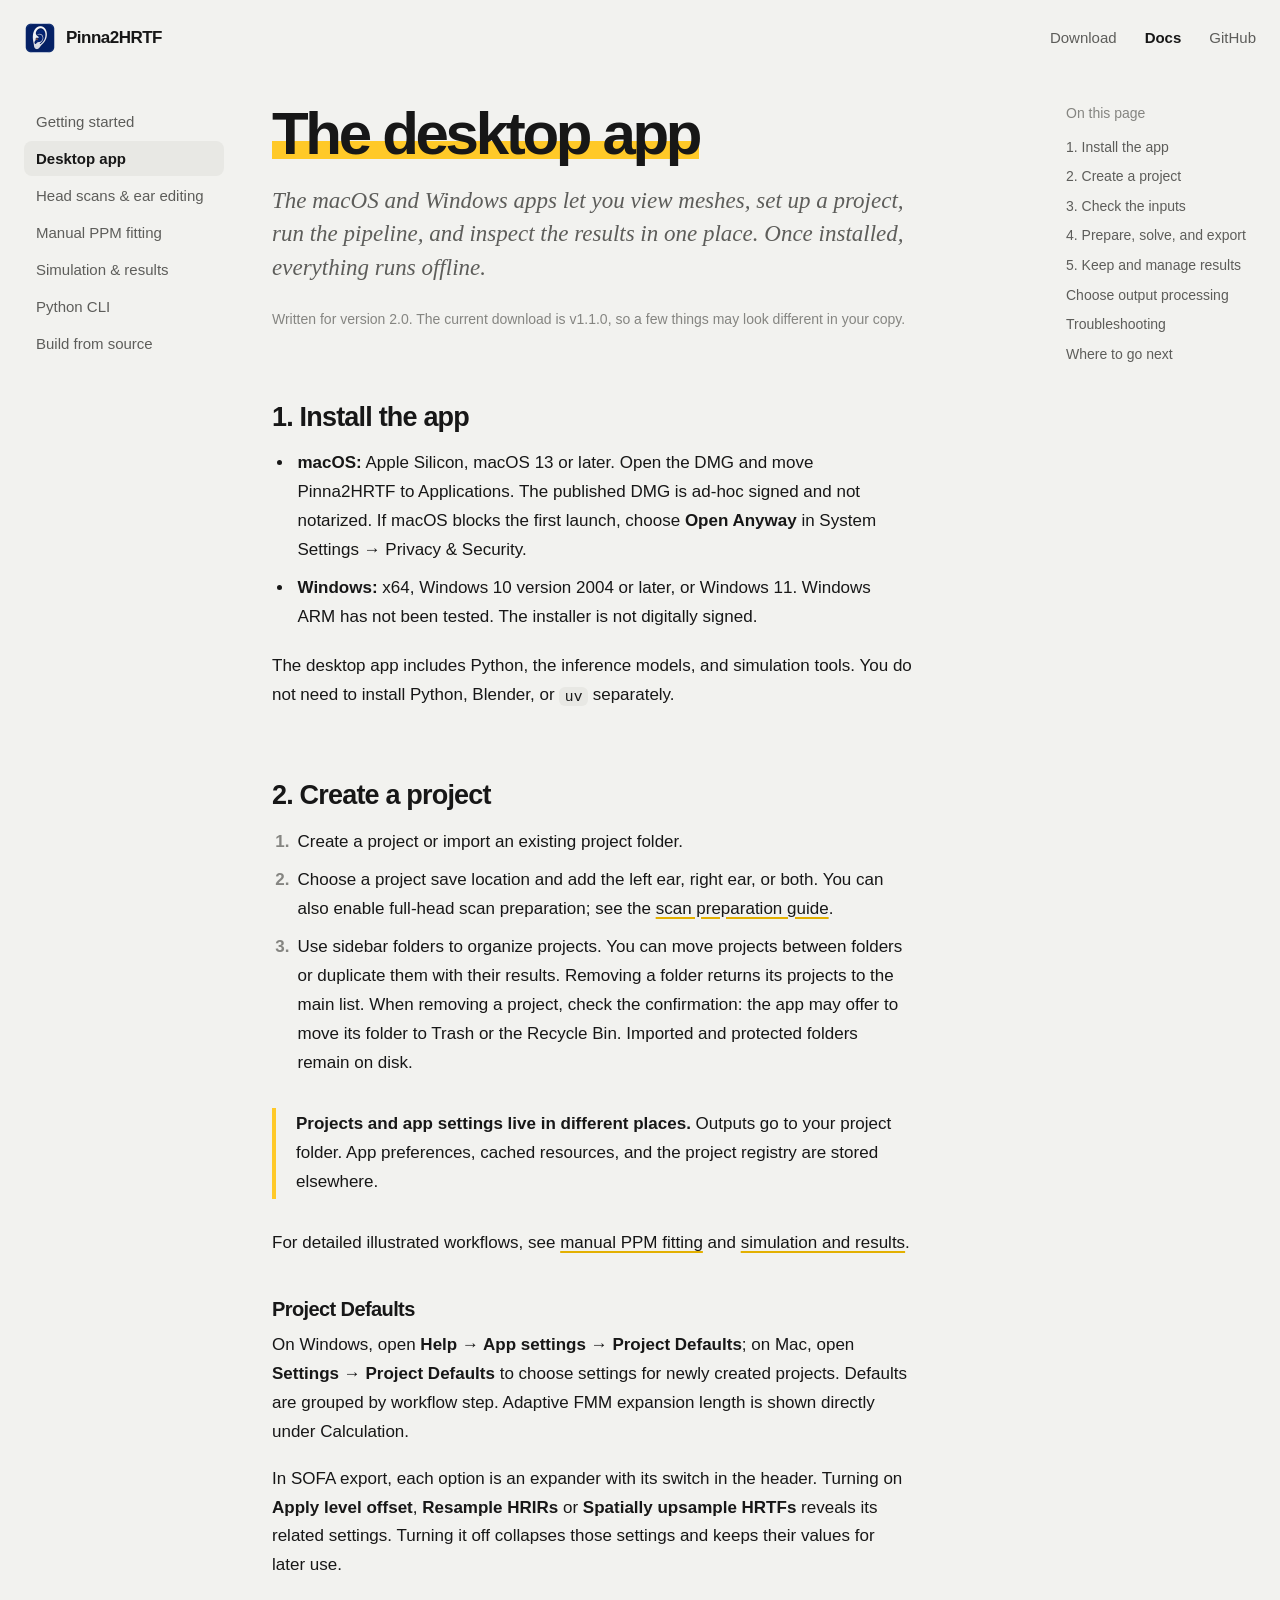
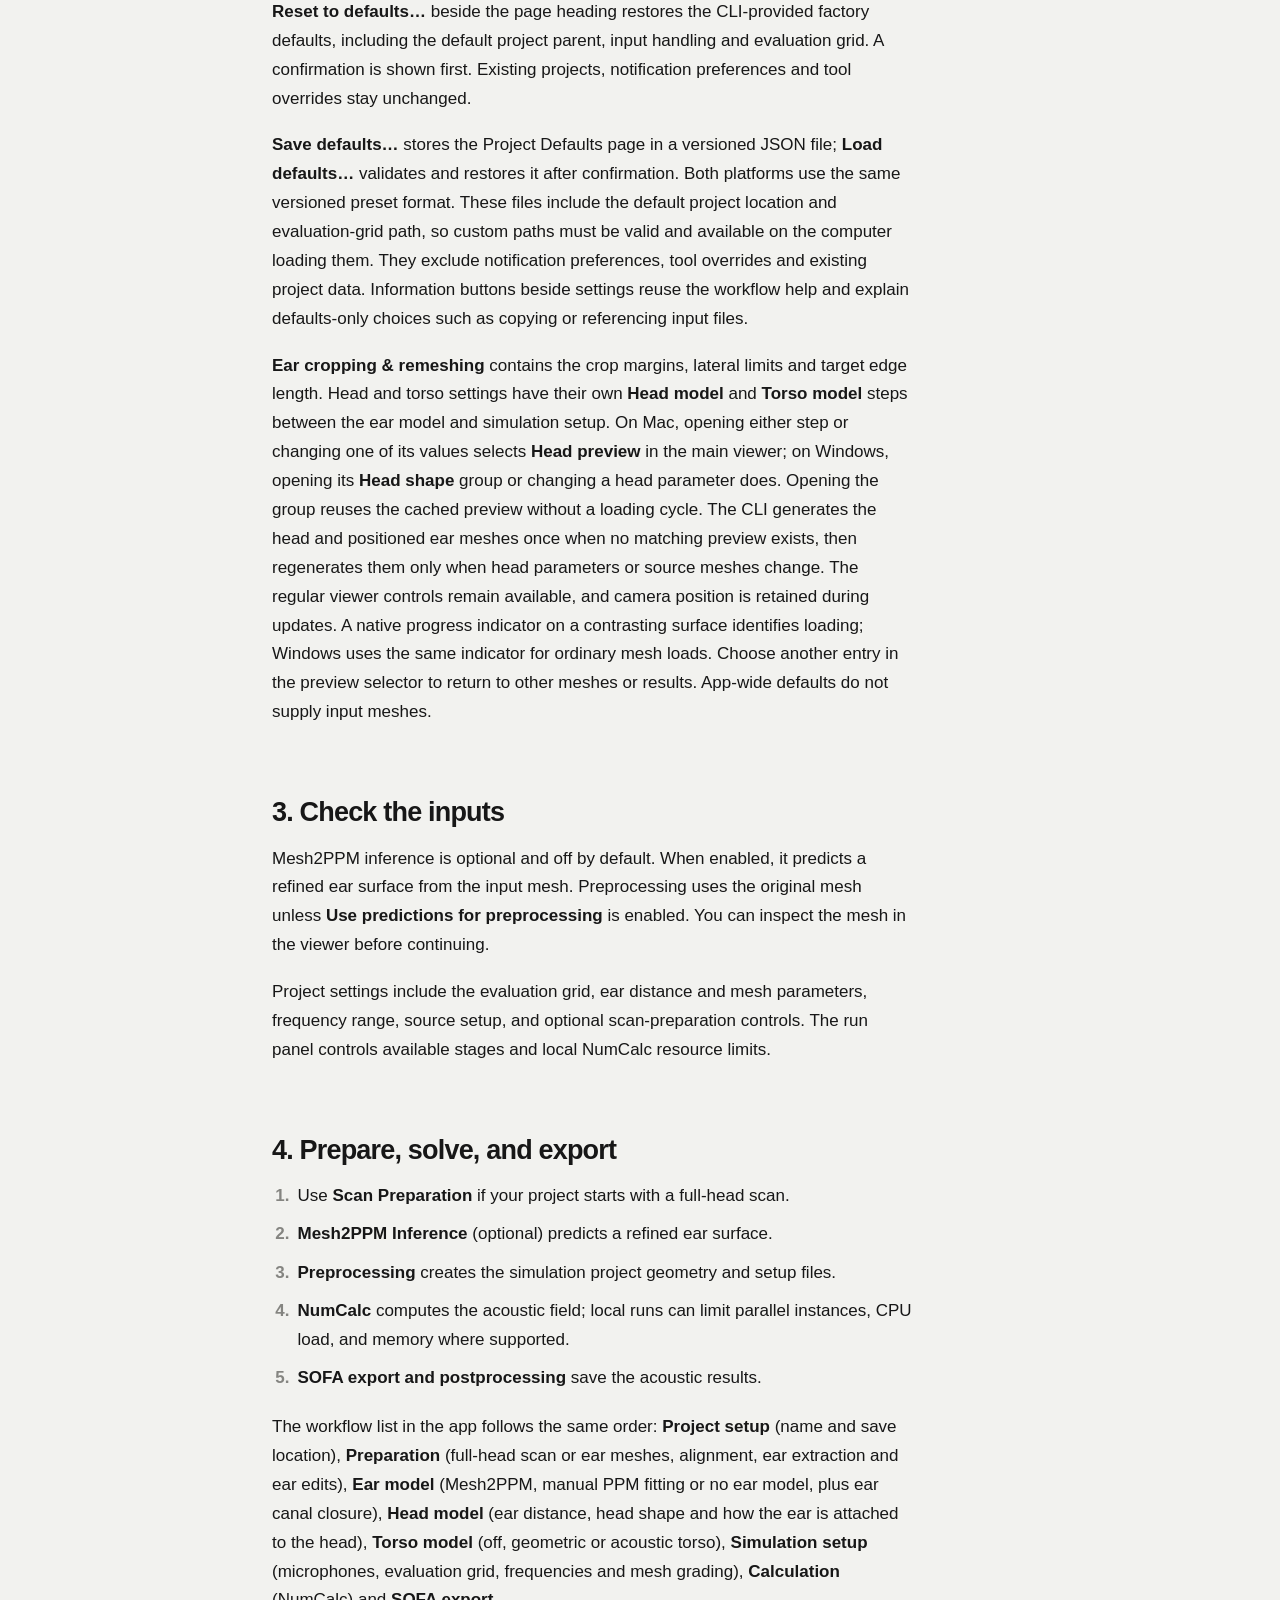
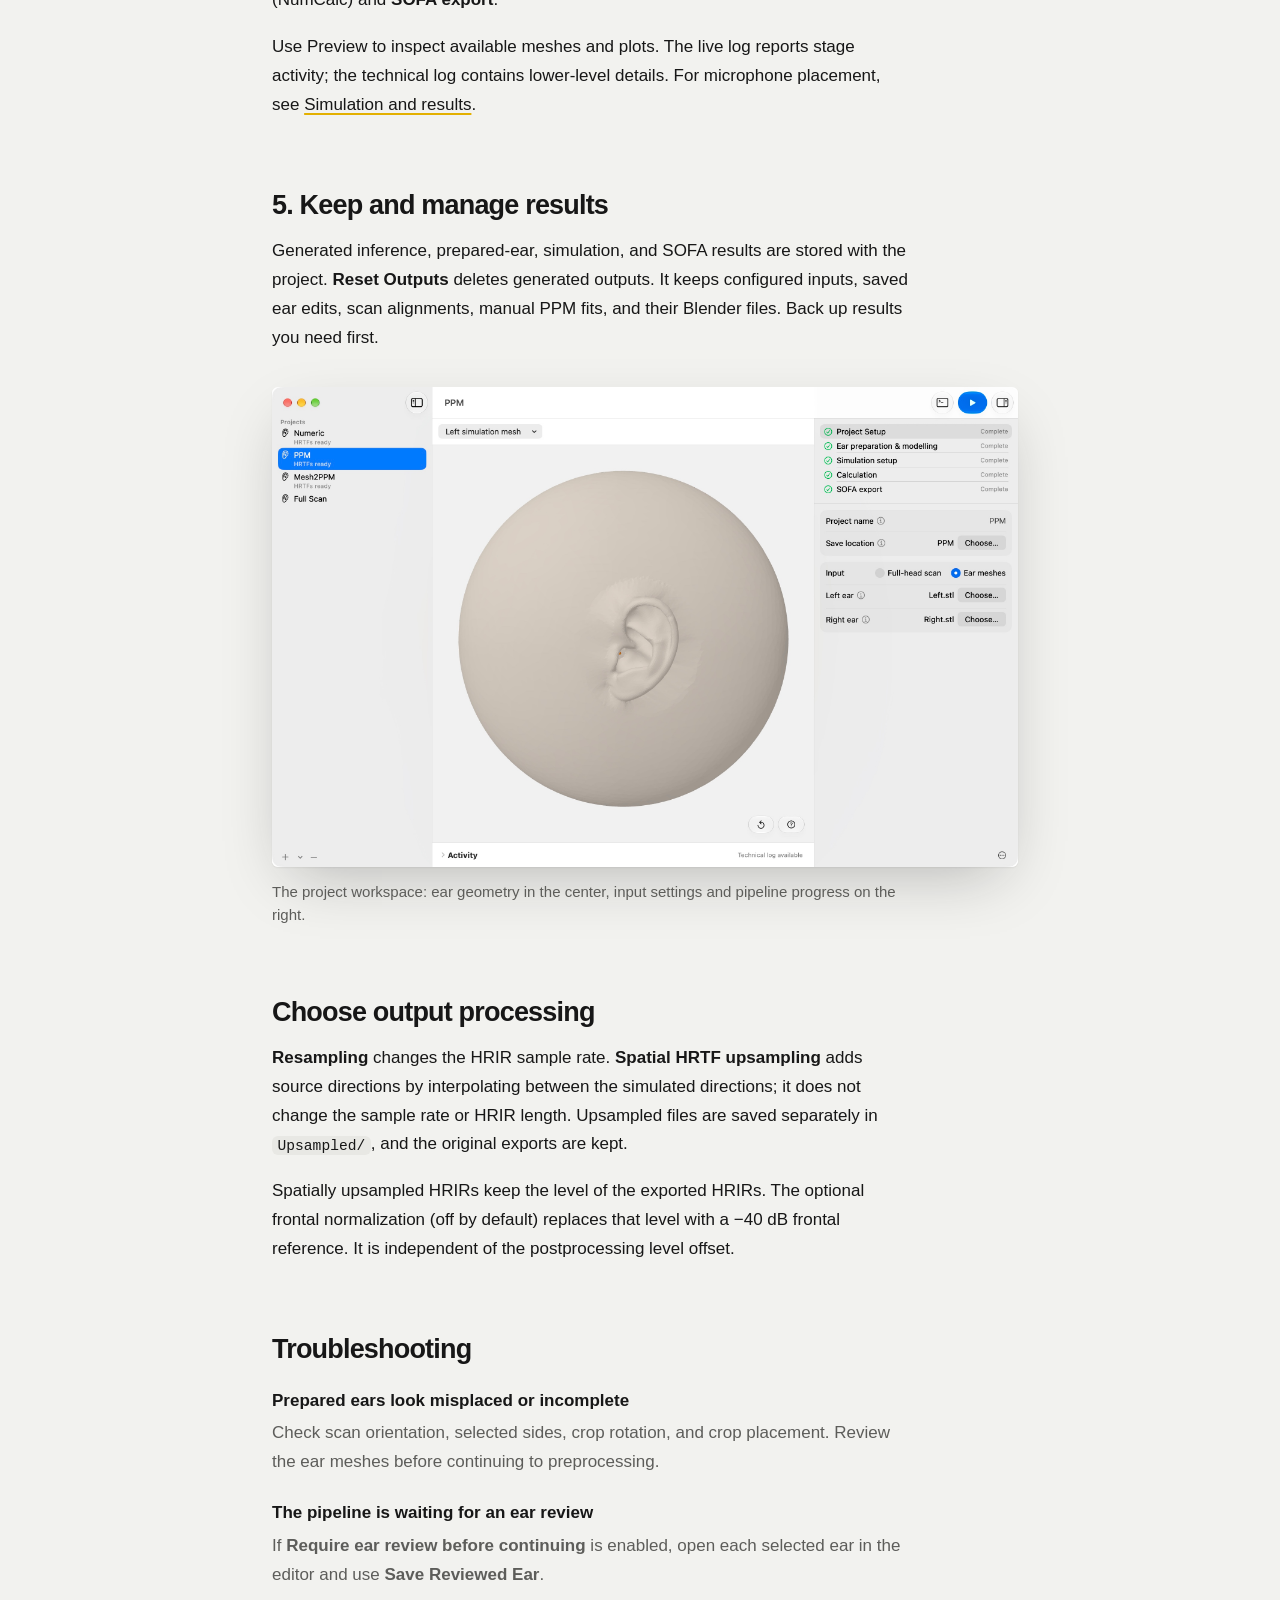
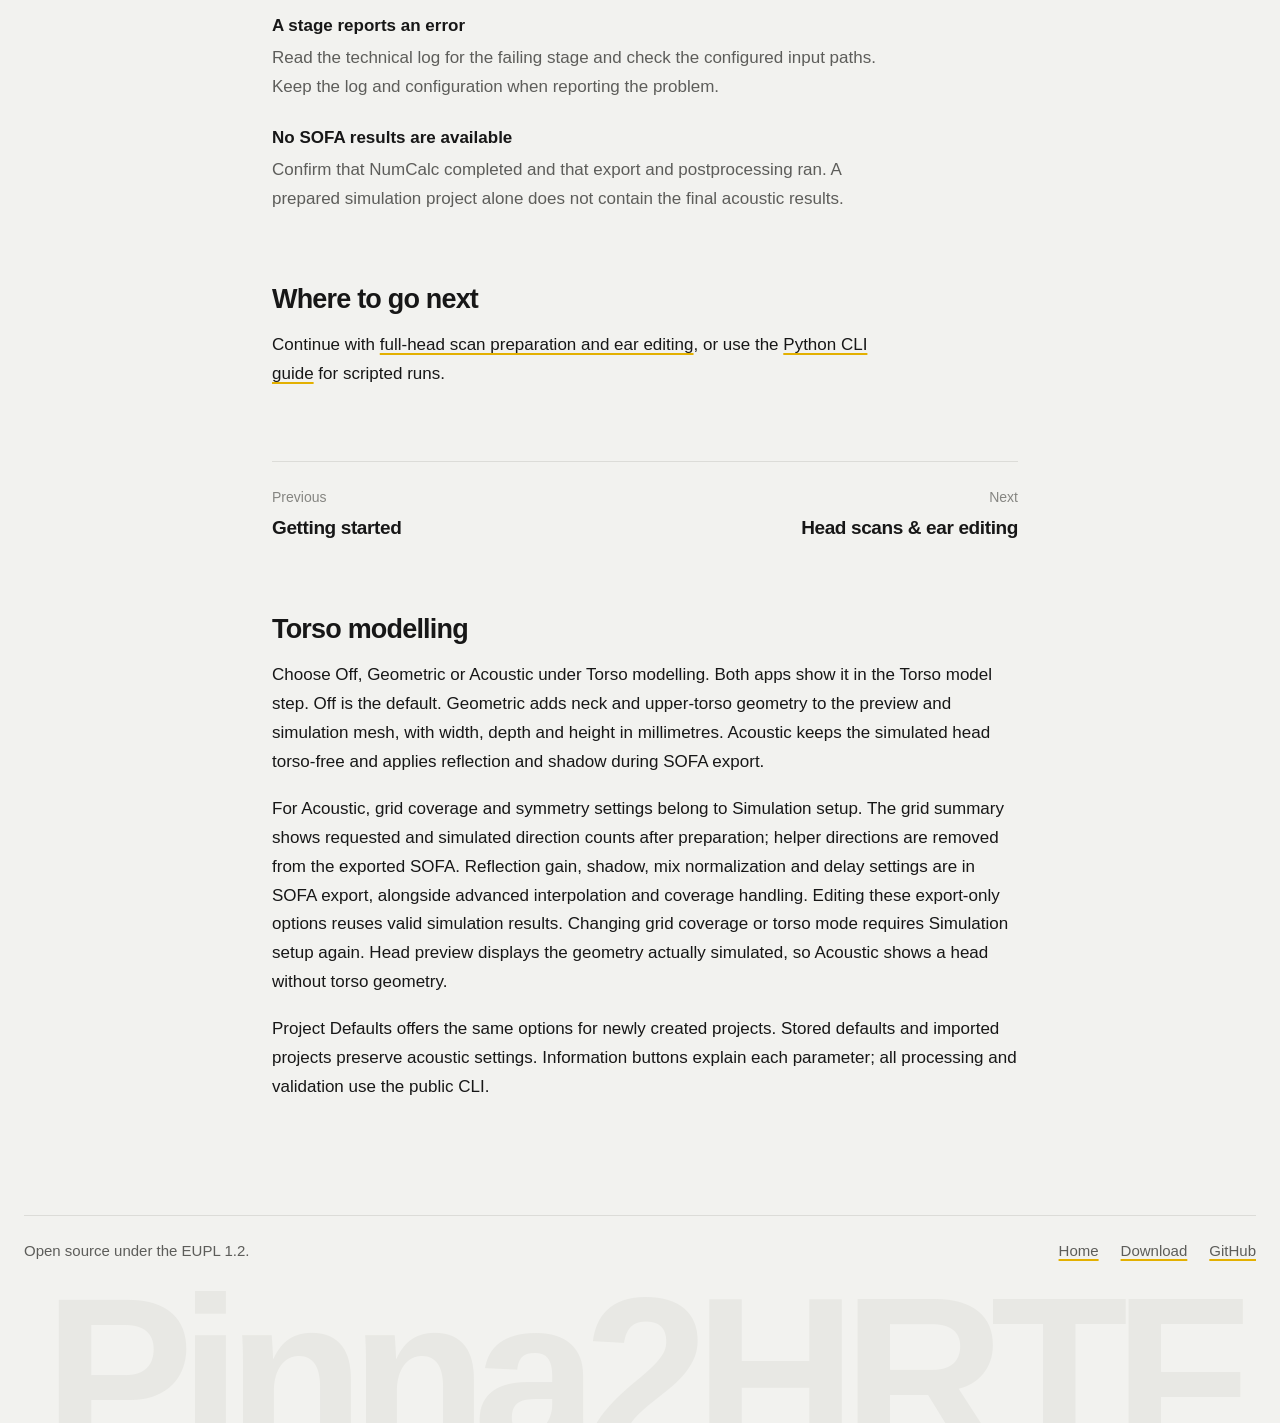
<file: website/docs/desktop-app.html>
<!doctype html>
<html lang="en">
<head>
  <meta charset="utf-8">
  <meta name="viewport" content="width=device-width, initial-scale=1">
  <meta name="theme-color" content="#f2f2ef" media="(prefers-color-scheme: light)">
  <meta name="theme-color" content="#131517" media="(prefers-color-scheme: dark)">
  <meta name="description" content="Use the Pinna2HRTF desktop app to organize projects, run acoustic simulation stages, and inspect results.">
  <title>The desktop app — Pinna2HRTF docs</title>
  <link rel="icon" href="../favicon-macos.png?v=glass-ear2" type="image/png" sizes="512x512">
  <link rel="shortcut icon" href="../favicon-macos.png?v=glass-ear2" type="image/png">
  <link rel="apple-touch-icon" href="../favicon-macos.png?v=glass-ear2">
  <link rel="stylesheet" href="../styles.css?v=7">
  <link rel="stylesheet" href="styles.css?v=7">
</head>
<body>
  <a class="skip-link" href="#main">Skip to content</a>
  <header class="site-header wrap">
    <a class="brand" href="../" aria-label="Pinna2HRTF home"><img src="../assets/app-icon.webp?v=glass-ear2" alt="" width="32" height="32" decoding="async">Pinna2HRTF</a>
    <nav class="main-nav" aria-label="Main navigation">
      <a href="../#downloads">Download</a>
      <a href="index.html" aria-current="page">Docs</a>
      <a href="https://github.com/Any2HRTF/Pinna2HRTF">GitHub</a>
    </nav>
  </header>

  <div class="docs-layout wrap">
    <aside class="docs-sidebar">
      <nav aria-label="Documentation pages">
        <a href="index.html">Getting started</a>
        <a href="desktop-app.html" aria-current="page">Desktop app</a>
        <a href="scan-preparation.html">Head scans &amp; ear editing</a>
        <a href="manual-fitting.html">Manual PPM fitting</a>
        <a href="results.html">Simulation &amp; results</a>
        <a href="cli.html">Python CLI</a>
        <a href="building.html">Build from source</a>
      </nav>
    </aside>

    <main class="docs-content" id="main">
      <h1>The desktop app</h1>
      <p class="lede">The macOS and Windows apps let you view meshes, set up a project, run the pipeline, and inspect the results in one place. Once installed, everything runs offline.</p>
      <p class="version-note">Written for version 2.0. The current download is v1.1.0, so a few things may look different in your copy.</p>

      <h2 id="1-install-the-app">1. Install the app</h2>
      <ul>
        <li><strong>macOS:</strong> Apple Silicon, macOS 13 or later. Open the DMG and move Pinna2HRTF to Applications. The published DMG is ad-hoc signed and not notarized. If macOS blocks the first launch, choose <strong>Open Anyway</strong> in System Settings → Privacy &amp; Security.</li>
        <li><strong>Windows:</strong> x64, Windows 10 version 2004 or later, or Windows 11. Windows ARM has not been tested. The installer is not digitally signed.</li>
      </ul>
      <p>The desktop app includes Python, the inference models, and simulation tools. You do not need to install Python, Blender, or <code>uv</code> separately.</p>

      <h2 id="2-create-a-project">2. Create a project</h2>
      <ol>
        <li>Create a project or import an existing project folder.</li>
        <li>Choose a project save location and add the left ear, right ear, or both. You can also enable full-head scan preparation; see the <a href="scan-preparation.html">scan preparation guide</a>.</li>
        <li>Use sidebar folders to organize projects. You can move projects between folders or duplicate them with their results. Removing a folder returns its projects to the main list. When removing a project, check the confirmation: the app may offer to move its folder to Trash or the Recycle Bin. Imported and protected folders remain on disk.</li>
      </ol>
      <aside class="note">
      <p><strong>Projects and app settings live in different places.</strong> Outputs go to your project folder. App preferences, cached resources, and the project registry are stored elsewhere.</p></aside>
      <p>For detailed illustrated workflows, see <a href="manual-fitting.html">manual PPM fitting</a> and <a href="results.html">simulation and results</a>.</p>

      <h3 id="windows-project-defaults">Project Defaults</h3>
      <p>On Windows, open <strong>Help → App settings → Project Defaults</strong>; on Mac, open <strong>Settings → Project Defaults</strong> to choose settings for newly created projects. Defaults are grouped by workflow step. Adaptive FMM expansion length is shown directly under Calculation.</p>
      <p>In SOFA export, each option is an expander with its switch in the header. Turning on <strong>Apply level offset</strong>, <strong>Resample HRIRs</strong> or <strong>Spatially upsample HRTFs</strong> reveals its related settings. Turning it off collapses those settings and keeps their values for later use.</p>
      <p><strong>Reset to defaults…</strong> beside the page heading restores the CLI-provided factory defaults, including the default project parent, input handling and evaluation grid. A confirmation is shown first. Existing projects, notification preferences and tool overrides stay unchanged.</p>
      <p><strong>Save defaults…</strong> stores the Project Defaults page in a versioned JSON file; <strong>Load defaults…</strong> validates and restores it after confirmation. Both platforms use the same versioned preset format. These files include the default project location and evaluation-grid path, so custom paths must be valid and available on the computer loading them. They exclude notification preferences, tool overrides and existing project data. Information buttons beside settings reuse the workflow help and explain defaults-only choices such as copying or referencing input files.</p>
      <p><strong>Ear cropping &amp; remeshing</strong> contains the crop margins, lateral limits and target edge length. Head and torso settings have their own <strong>Head model</strong> and <strong>Torso model</strong> steps between the ear model and simulation setup. On Mac, opening either step or changing one of its values selects <strong>Head preview</strong> in the main viewer; on Windows, opening its <strong>Head shape</strong> group or changing a head parameter does. Opening the group reuses the cached preview without a loading cycle. The CLI generates the head and positioned ear meshes once when no matching preview exists, then regenerates them only when head parameters or source meshes change. The regular viewer controls remain available, and camera position is retained during updates. A native progress indicator on a contrasting surface identifies loading; Windows uses the same indicator for ordinary mesh loads. Choose another entry in the preview selector to return to other meshes or results. App-wide defaults do not supply input meshes.</p>

      <h2 id="3-check-the-inputs">3. Check the inputs</h2>
      <p>Mesh2PPM inference is optional and off by default. When enabled, it predicts a refined ear surface from the input mesh. Preprocessing uses the original mesh unless <strong>Use predictions for preprocessing</strong> is enabled. You can inspect the mesh in the viewer before continuing.</p>
      <p>Project settings include the evaluation grid, ear distance and mesh parameters, frequency range, source setup, and optional scan-preparation controls. The run panel controls available stages and local NumCalc resource limits.</p>

      <h2 id="4-prepare-solve-and-export">4. Prepare, solve, and export</h2>
      <ol>
        <li>Use <strong>Scan Preparation</strong> if your project starts with a full-head scan.</li>
        <li><strong>Mesh2PPM Inference</strong> (optional) predicts a refined ear surface.</li>
        <li><strong>Preprocessing</strong> creates the simulation project geometry and setup files.</li>
        <li><strong>NumCalc</strong> computes the acoustic field; local runs can limit parallel instances, CPU load, and memory where supported.</li>
        <li><strong>SOFA export and postprocessing</strong> save the acoustic results.</li>
      </ol>
      <p>The workflow list in the app follows the same order: <strong>Project setup</strong> (name and save location), <strong>Preparation</strong> (full-head scan or ear meshes, alignment, ear extraction and ear edits), <strong>Ear model</strong> (Mesh2PPM, manual PPM fitting or no ear model, plus ear canal closure), <strong>Head model</strong> (ear distance, head shape and how the ear is attached to the head), <strong>Torso model</strong> (off, geometric or acoustic torso), <strong>Simulation setup</strong> (microphones, evaluation grid, frequencies and mesh grading), <strong>Calculation</strong> (NumCalc) and <strong>SOFA export</strong>.</p>
      <p>Use Preview to inspect available meshes and plots. The live log reports stage activity; the technical log contains lower-level details. For microphone placement, see <a href="results.html#place-microphones">Simulation and results</a>.</p>

      <h2 id="5-keep-and-manage-results">5. Keep and manage results</h2>
      <p>Generated inference, prepared-ear, simulation, and SOFA results are stored with the project. <strong id="reset-outputs">Reset Outputs</strong> deletes generated outputs. It keeps configured inputs, saved ear edits, scan alignments, manual PPM fits, and their Blender files. Back up results you need first.</p>
      <figure>
        <a href="../assets/screenshots/desktop-workspace.jpg" data-light-href="../assets/screenshots/desktop-workspace.jpg" data-dark-href="../assets/screenshots/desktop-workspace-dark.png" aria-label="Open the full-size screenshot"><picture><source media="(prefers-color-scheme: dark)" srcset="../assets/screenshots/desktop-workspace-dark.png"><img src="../assets/screenshots/desktop-workspace.jpg" alt="Pinna2HRTF showing a simulation mesh, project settings, and workflow status, with standard macOS window controls" width="2484" height="1600" loading="lazy" decoding="async"></picture></a>
        <figcaption>The project workspace: ear geometry in the center, input settings and pipeline progress on the right.</figcaption>
      </figure>

      <h2 id="choose-output-processing">Choose output processing</h2>
      <p><strong>Resampling</strong> changes the HRIR sample rate. <strong>Spatial HRTF upsampling</strong> adds source directions by interpolating between the simulated directions; it does not change the sample rate or HRIR length. Upsampled files are saved separately in <code>Upsampled/</code>, and the original exports are kept.</p>
      <p>Spatially upsampled HRIRs keep the level of the exported HRIRs. The optional frontal normalization (off by default) replaces that level with a −40 dB frontal reference. It is independent of the postprocessing level offset.</p>

      <h2 id="troubleshooting">Troubleshooting</h2>
      <dl class="troubleshooting">
        <dt>Prepared ears look misplaced or incomplete</dt>
        <dd>Check scan orientation, selected sides, crop rotation, and crop placement. Review the ear meshes before continuing to preprocessing.</dd>
        <dt>The pipeline is waiting for an ear review</dt>
        <dd>If <strong>Require ear review before continuing</strong> is enabled, open each selected ear in the editor and use <strong>Save Reviewed Ear</strong>.</dd>
        <dt>A stage reports an error</dt>
        <dd>Read the technical log for the failing stage and check the configured input paths. Keep the log and configuration when reporting the problem.</dd>
        <dt>No SOFA results are available</dt>
        <dd>Confirm that NumCalc completed and that export and postprocessing ran. A prepared simulation project alone does not contain the final acoustic results.</dd>
      </dl>

      <h2 id="next">Where to go next</h2>
      <p>Continue with <a href="scan-preparation.html">full-head scan preparation and ear editing</a>, or use the <a href="cli.html">Python CLI guide</a> for scripted runs.</p>

      <nav class="pager" aria-label="More documentation"><a class="prev" href="index.html"><small>Previous</small>Getting started</a><a class="next" href="scan-preparation.html"><small>Next</small>Head scans &amp; ear editing</a></nav>
    <section><h2>Torso modelling</h2><p>Choose Off, Geometric or Acoustic under Torso modelling. Both apps show it in the Torso model step. Off is the default. Geometric adds neck and upper-torso geometry to the preview and simulation mesh, with width, depth and height in millimetres. Acoustic keeps the simulated head torso-free and applies reflection and shadow during SOFA export.</p><p>For Acoustic, grid coverage and symmetry settings belong to Simulation setup. The grid summary shows requested and simulated direction counts after preparation; helper directions are removed from the exported SOFA. Reflection gain, shadow, mix normalization and delay settings are in SOFA export, alongside advanced interpolation and coverage handling. Editing these export-only options reuses valid simulation results. Changing grid coverage or torso mode requires Simulation setup again. Head preview displays the geometry actually simulated, so Acoustic shows a head without torso geometry.</p><p>Project Defaults offers the same options for newly created projects. Stored defaults and imported projects preserve acoustic settings. Information buttons explain each parameter; all processing and validation use the public CLI.</p></section>
</main>

    <aside class="docs-toc">
      <nav aria-label="On this page">
        <p>On this page</p>
        <a href="#1-install-the-app">1. Install the app</a>
        <a href="#2-create-a-project">2. Create a project</a>
        <a href="#3-check-the-inputs">3. Check the inputs</a>
        <a href="#4-prepare-solve-and-export">4. Prepare, solve, and export</a>
        <a href="#5-keep-and-manage-results">5. Keep and manage results</a>
        <a href="#choose-output-processing">Choose output processing</a>
        <a href="#troubleshooting">Troubleshooting</a>
        <a href="#next">Where to go next</a>
      </nav>
    </aside>
  </div>

  <footer class="site-footer">
    <div class="footer-row wrap">
      <p>Open source under the EUPL 1.2.</p>
      <nav aria-label="Footer"><a href="../">Home</a><a href="../#downloads">Download</a><a href="https://github.com/Any2HRTF/Pinna2HRTF">GitHub</a></nav>
    </div>
    <span class="wordmark" aria-hidden="true">Pinna2HRTF</span>
  </footer>
  <script src="screenshot-theme.js" defer></script>
</body>
</html>
</file>
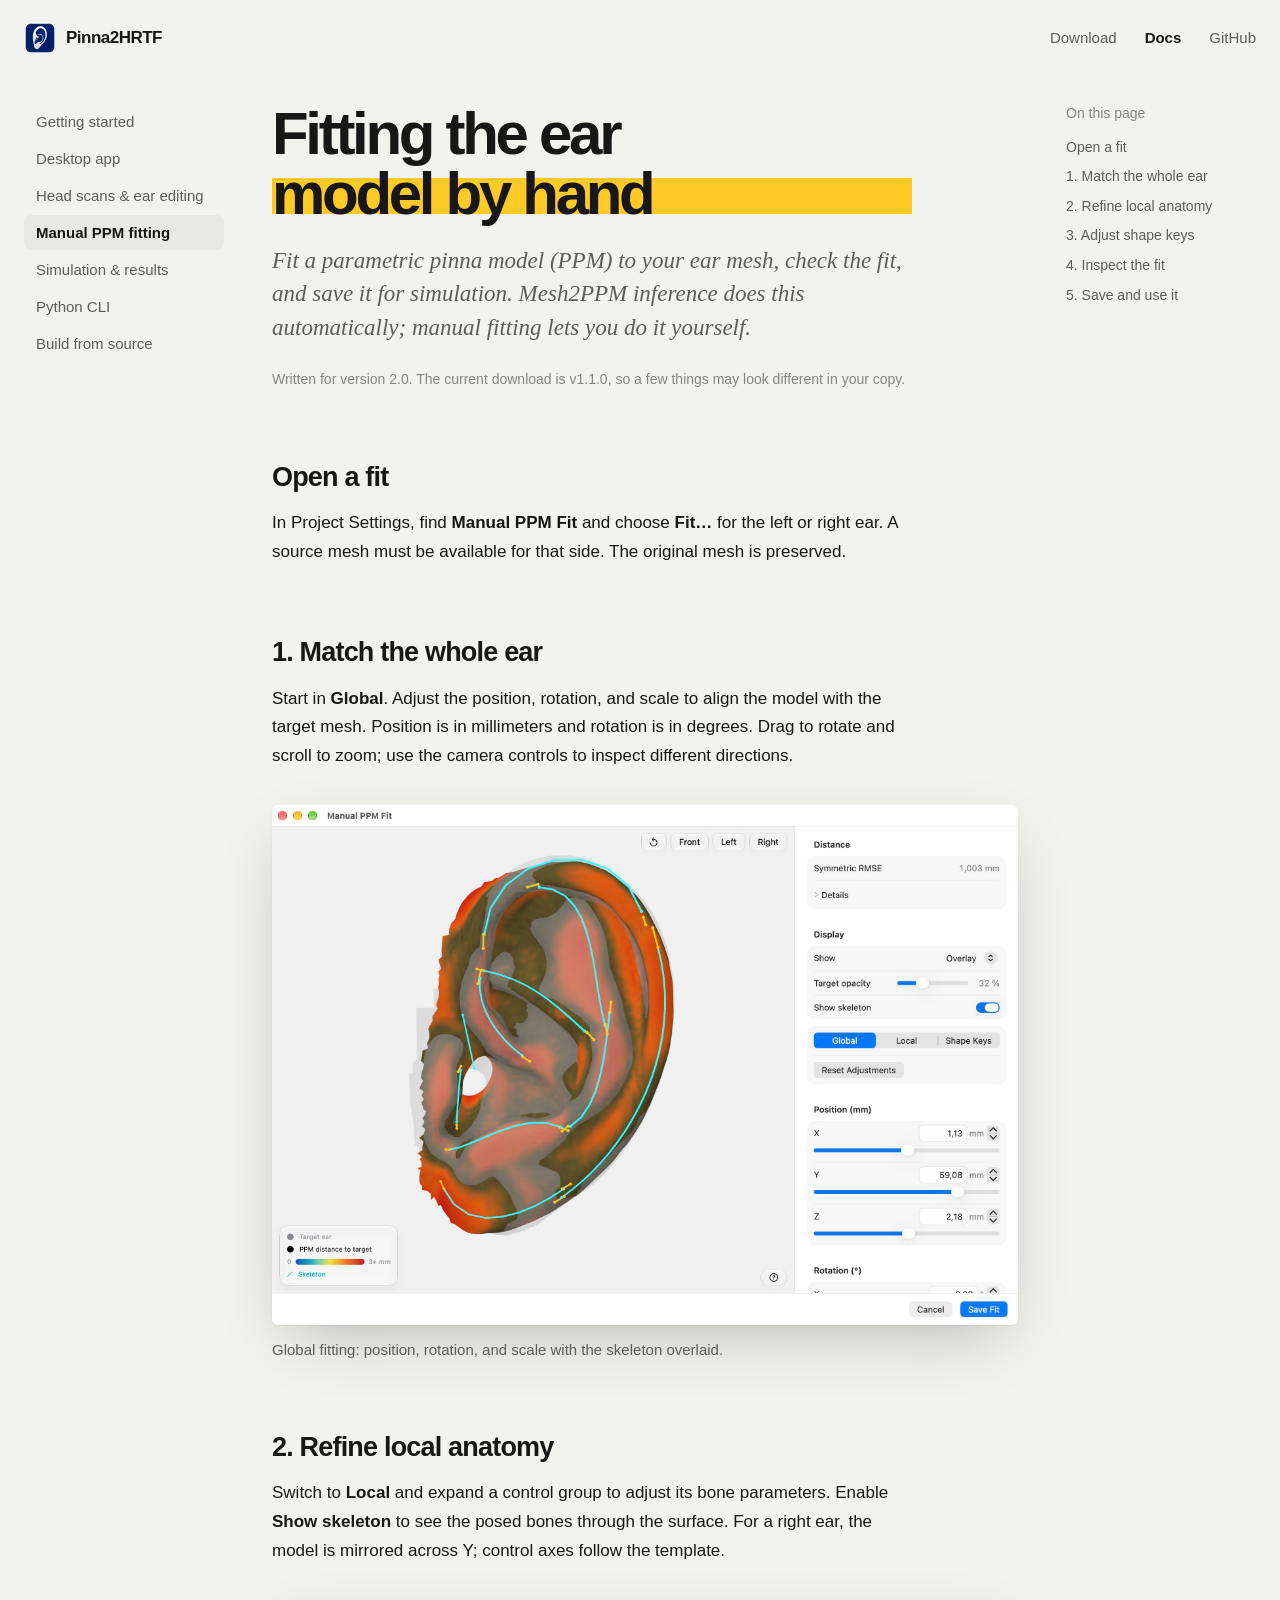
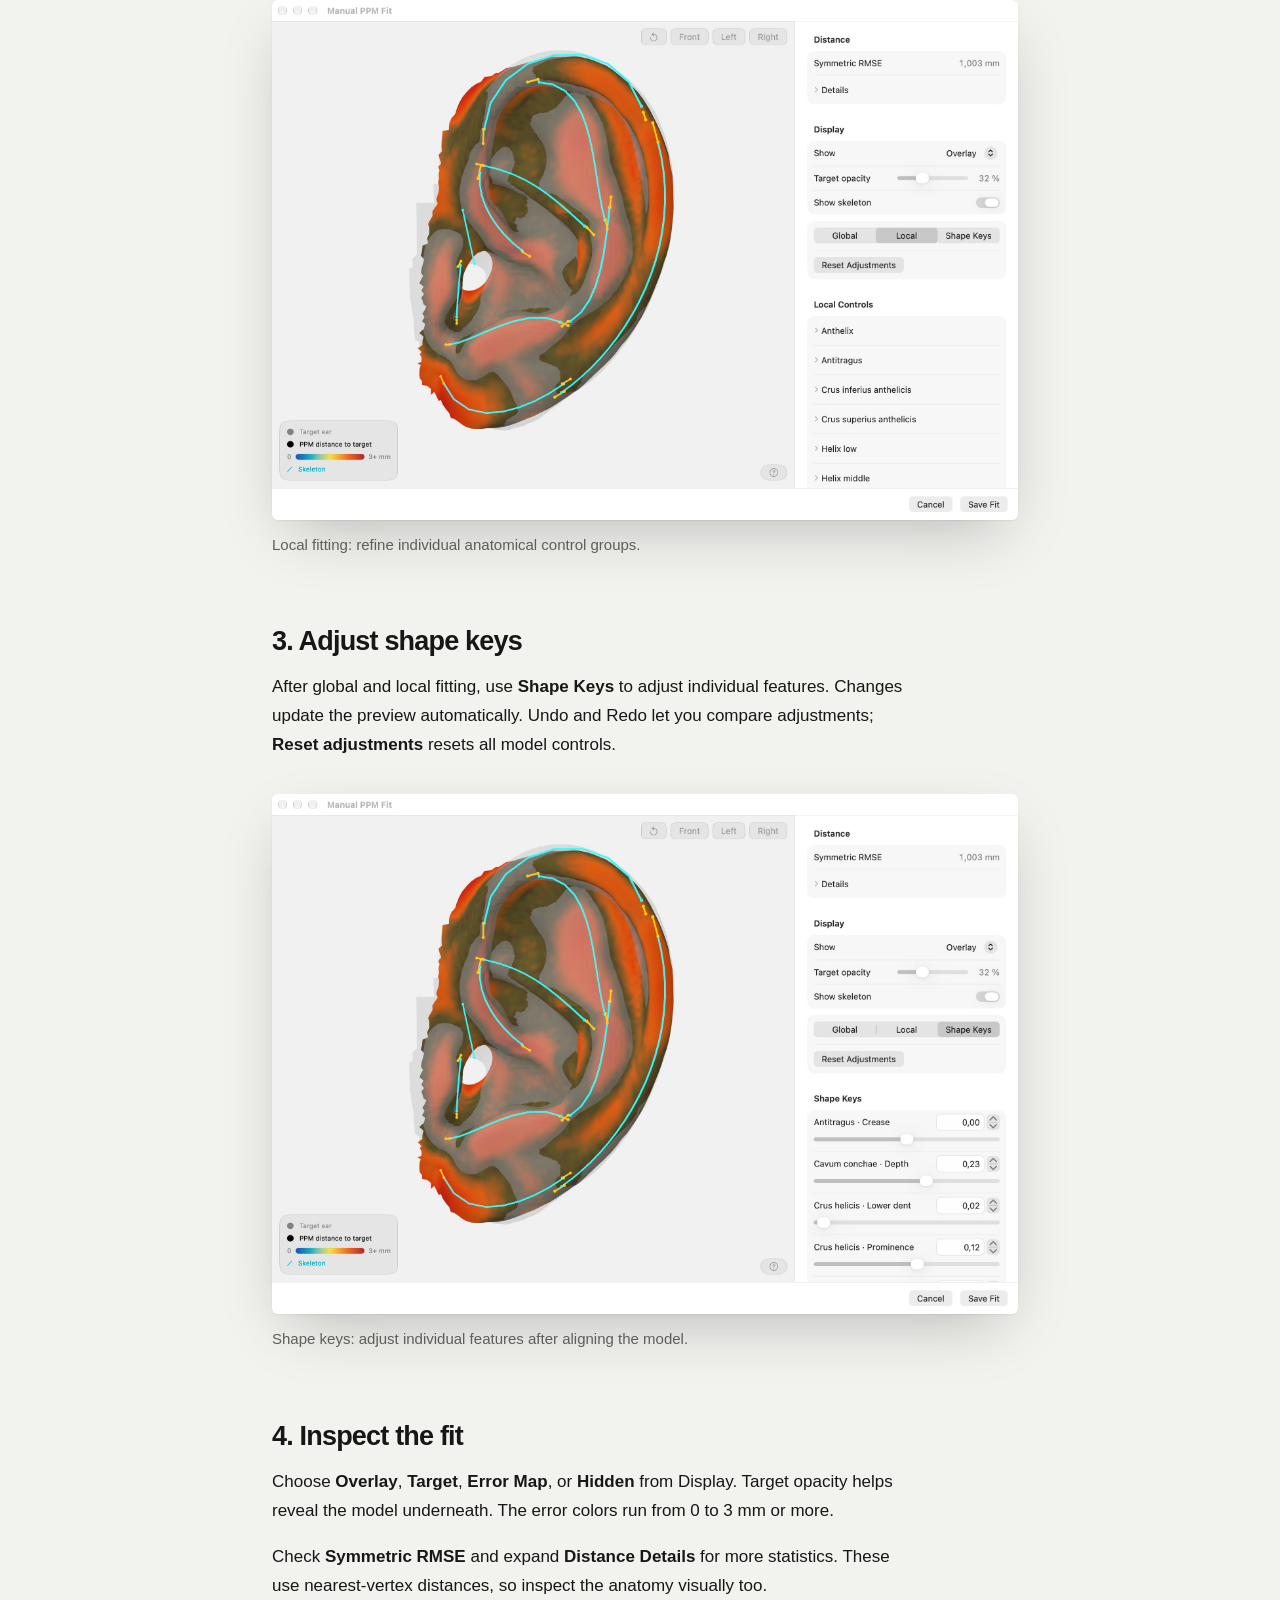
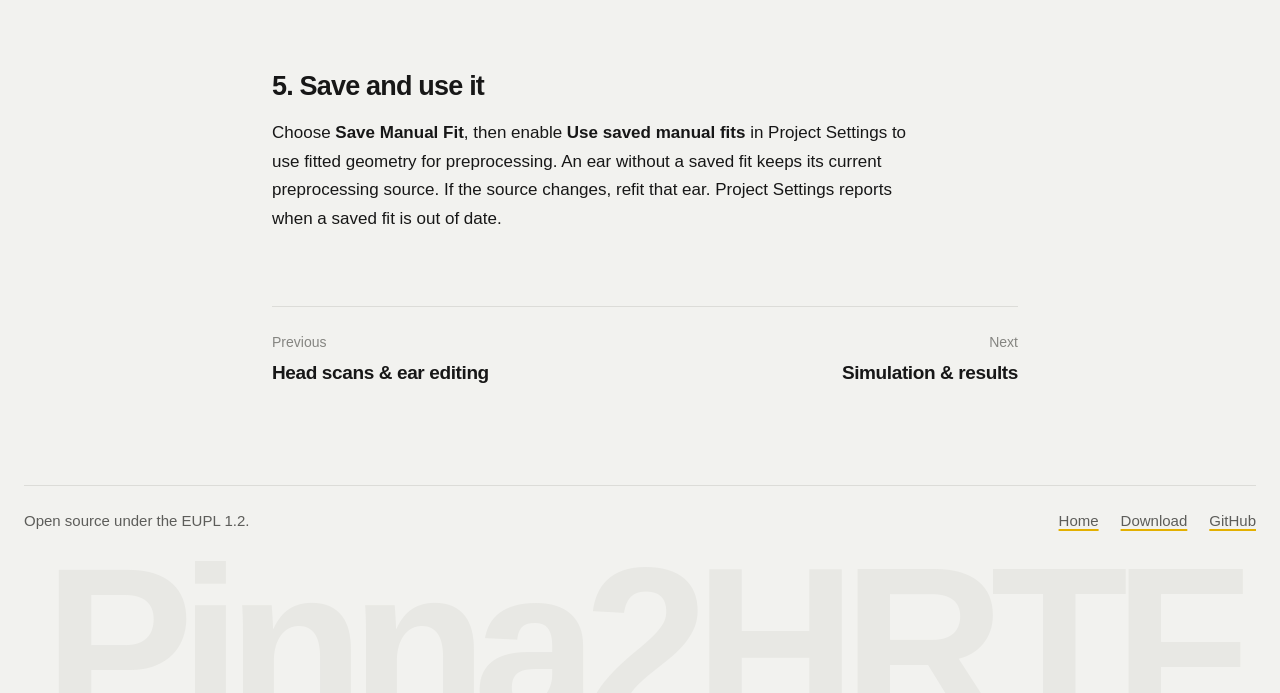
<file: website/docs/manual-fitting.html>
<!doctype html>
<html lang="en">
<head>
  <meta charset="utf-8">
  <meta name="viewport" content="width=device-width, initial-scale=1">
  <meta name="theme-color" content="#f2f2ef" media="(prefers-color-scheme: light)">
  <meta name="theme-color" content="#131517" media="(prefers-color-scheme: dark)">
  <meta name="description" content="Fit a parametric ear model with global, local, and shape-key controls.">
  <title>Fitting the ear model by hand — Pinna2HRTF docs</title>
  <link rel="icon" href="../favicon-macos.png?v=glass-ear2" type="image/png" sizes="512x512">
  <link rel="shortcut icon" href="../favicon-macos.png?v=glass-ear2" type="image/png">
  <link rel="apple-touch-icon" href="../favicon-macos.png?v=glass-ear2">
  <link rel="stylesheet" href="../styles.css?v=7">
  <link rel="stylesheet" href="styles.css?v=7">
</head>
<body>
  <a class="skip-link" href="#main">Skip to content</a>
  <header class="site-header wrap">
    <a class="brand" href="../" aria-label="Pinna2HRTF home"><img src="../assets/app-icon.webp?v=glass-ear2" alt="" width="32" height="32" decoding="async">Pinna2HRTF</a>
    <nav class="main-nav" aria-label="Main navigation">
      <a href="../#downloads">Download</a>
      <a href="index.html" aria-current="page">Docs</a>
      <a href="https://github.com/Any2HRTF/Pinna2HRTF">GitHub</a>
    </nav>
  </header>

  <div class="docs-layout wrap">
    <aside class="docs-sidebar">
      <nav aria-label="Documentation pages">
        <a href="index.html">Getting started</a>
        <a href="desktop-app.html">Desktop app</a>
        <a href="scan-preparation.html">Head scans &amp; ear editing</a>
        <a href="manual-fitting.html" aria-current="page">Manual PPM fitting</a>
        <a href="results.html">Simulation &amp; results</a>
        <a href="cli.html">Python CLI</a>
        <a href="building.html">Build from source</a>
      </nav>
    </aside>

    <main class="docs-content" id="main">
      <h1>Fitting the ear model by hand</h1>
      <p class="lede">Fit a parametric pinna model (PPM) to your ear mesh, check the fit, and save it for simulation. Mesh2PPM inference does this automatically; manual fitting lets you do it yourself.</p>
      <p class="version-note">Written for version 2.0. The current download is v1.1.0, so a few things may look different in your copy.</p>

      <h2 id="open-a-fit">Open a fit</h2>
      <p>In Project Settings, find <strong>Manual PPM Fit</strong> and choose <strong>Fit…</strong> for the left or right ear. A source mesh must be available for that side. The original mesh is preserved.</p>

      <h2 id="1-match-the-whole-ear">1. Match the whole ear</h2>
      <p>Start in <strong>Global</strong>. Adjust the position, rotation, and scale to align the model with the target mesh. Position is in millimeters and rotation is in degrees. Drag to rotate and scroll to zoom; use the camera controls to inspect different directions.</p>
      <figure>
        <a href="../assets/screenshots/fitting-global.jpg" data-light-href="../assets/screenshots/fitting-global.jpg" data-dark-href="../assets/screenshots/fitting-global-dark.png" aria-label="Open the full-size screenshot"><picture><source media="(prefers-color-scheme: dark)" srcset="../assets/screenshots/fitting-global-dark.png"><img src="../assets/screenshots/fitting-global.jpg" alt="Global fitting: position, rotation, and scale with the skeleton overlaid." width="2276" height="1586" loading="lazy" decoding="async"></picture></a>
        <figcaption>Global fitting: position, rotation, and scale with the skeleton overlaid.</figcaption>
      </figure>

      <h2 id="2-refine-local-anatomy">2. Refine local anatomy</h2>
      <p>Switch to <strong>Local</strong> and expand a control group to adjust its bone parameters. Enable <strong>Show skeleton</strong> to see the posed bones through the surface. For a right ear, the model is mirrored across Y; control axes follow the template.</p>
      <figure>
        <a href="../assets/screenshots/fitting-local.jpg" data-light-href="../assets/screenshots/fitting-local.jpg" data-dark-href="../assets/screenshots/fitting-local-dark.png" aria-label="Open the full-size screenshot"><picture><source media="(prefers-color-scheme: dark)" srcset="../assets/screenshots/fitting-local-dark.png"><img src="../assets/screenshots/fitting-local.jpg" alt="Local fitting: refine individual anatomical control groups." width="2276" height="1586" loading="lazy" decoding="async"></picture></a>
        <figcaption>Local fitting: refine individual anatomical control groups.</figcaption>
      </figure>

      <h2 id="3-adjust-shape-keys">3. Adjust shape keys</h2>
      <p>After global and local fitting, use <strong>Shape Keys</strong> to adjust individual features. Changes update the preview automatically. Undo and Redo let you compare adjustments; <strong>Reset adjustments</strong> resets all model controls.</p>
      <figure>
        <a href="../assets/screenshots/fitting-shape-keys.jpg" data-light-href="../assets/screenshots/fitting-shape-keys.jpg" data-dark-href="../assets/screenshots/fitting-shape-keys-dark.png" aria-label="Open the full-size screenshot"><picture><source media="(prefers-color-scheme: dark)" srcset="../assets/screenshots/fitting-shape-keys-dark.png"><img src="../assets/screenshots/fitting-shape-keys.jpg" alt="Shape keys: adjust individual features after aligning the model." width="2276" height="1586" loading="lazy" decoding="async"></picture></a>
        <figcaption>Shape keys: adjust individual features after aligning the model.</figcaption>
      </figure>

      <h2 id="4-inspect-the-fit">4. Inspect the fit</h2>
      <p>Choose <strong>Overlay</strong>, <strong>Target</strong>, <strong>Error Map</strong>, or <strong>Hidden</strong> from Display. Target opacity helps reveal the model underneath. The error colors run from 0 to 3 mm or more.</p>
      <p>Check <strong>Symmetric RMSE</strong> and expand <strong>Distance Details</strong> for more statistics. These use nearest-vertex distances, so inspect the anatomy visually too.</p>

      <h2 id="5-save-and-use-it">5. Save and use it</h2>
      <p>Choose <strong>Save Manual Fit</strong>, then enable <strong>Use saved manual fits</strong> in Project Settings to use fitted geometry for preprocessing. An ear without a saved fit keeps its current preprocessing source. If the source changes, refit that ear. Project Settings reports when a saved fit is out of date.</p>

      <nav class="pager" aria-label="More documentation"><a class="prev" href="scan-preparation.html"><small>Previous</small>Head scans &amp; ear editing</a><a class="next" href="results.html"><small>Next</small>Simulation &amp; results</a></nav>
    </main>

    <aside class="docs-toc">
      <nav aria-label="On this page">
        <p>On this page</p>
        <a href="#open-a-fit">Open a fit</a>
        <a href="#1-match-the-whole-ear">1. Match the whole ear</a>
        <a href="#2-refine-local-anatomy">2. Refine local anatomy</a>
        <a href="#3-adjust-shape-keys">3. Adjust shape keys</a>
        <a href="#4-inspect-the-fit">4. Inspect the fit</a>
        <a href="#5-save-and-use-it">5. Save and use it</a>
      </nav>
    </aside>
  </div>

  <footer class="site-footer">
    <div class="footer-row wrap">
      <p>Open source under the EUPL 1.2.</p>
      <nav aria-label="Footer"><a href="../">Home</a><a href="../#downloads">Download</a><a href="https://github.com/Any2HRTF/Pinna2HRTF">GitHub</a></nav>
    </div>
    <span class="wordmark" aria-hidden="true">Pinna2HRTF</span>
  </footer>
  <script src="screenshot-theme.js" defer></script>
</body>
</html>
</file>
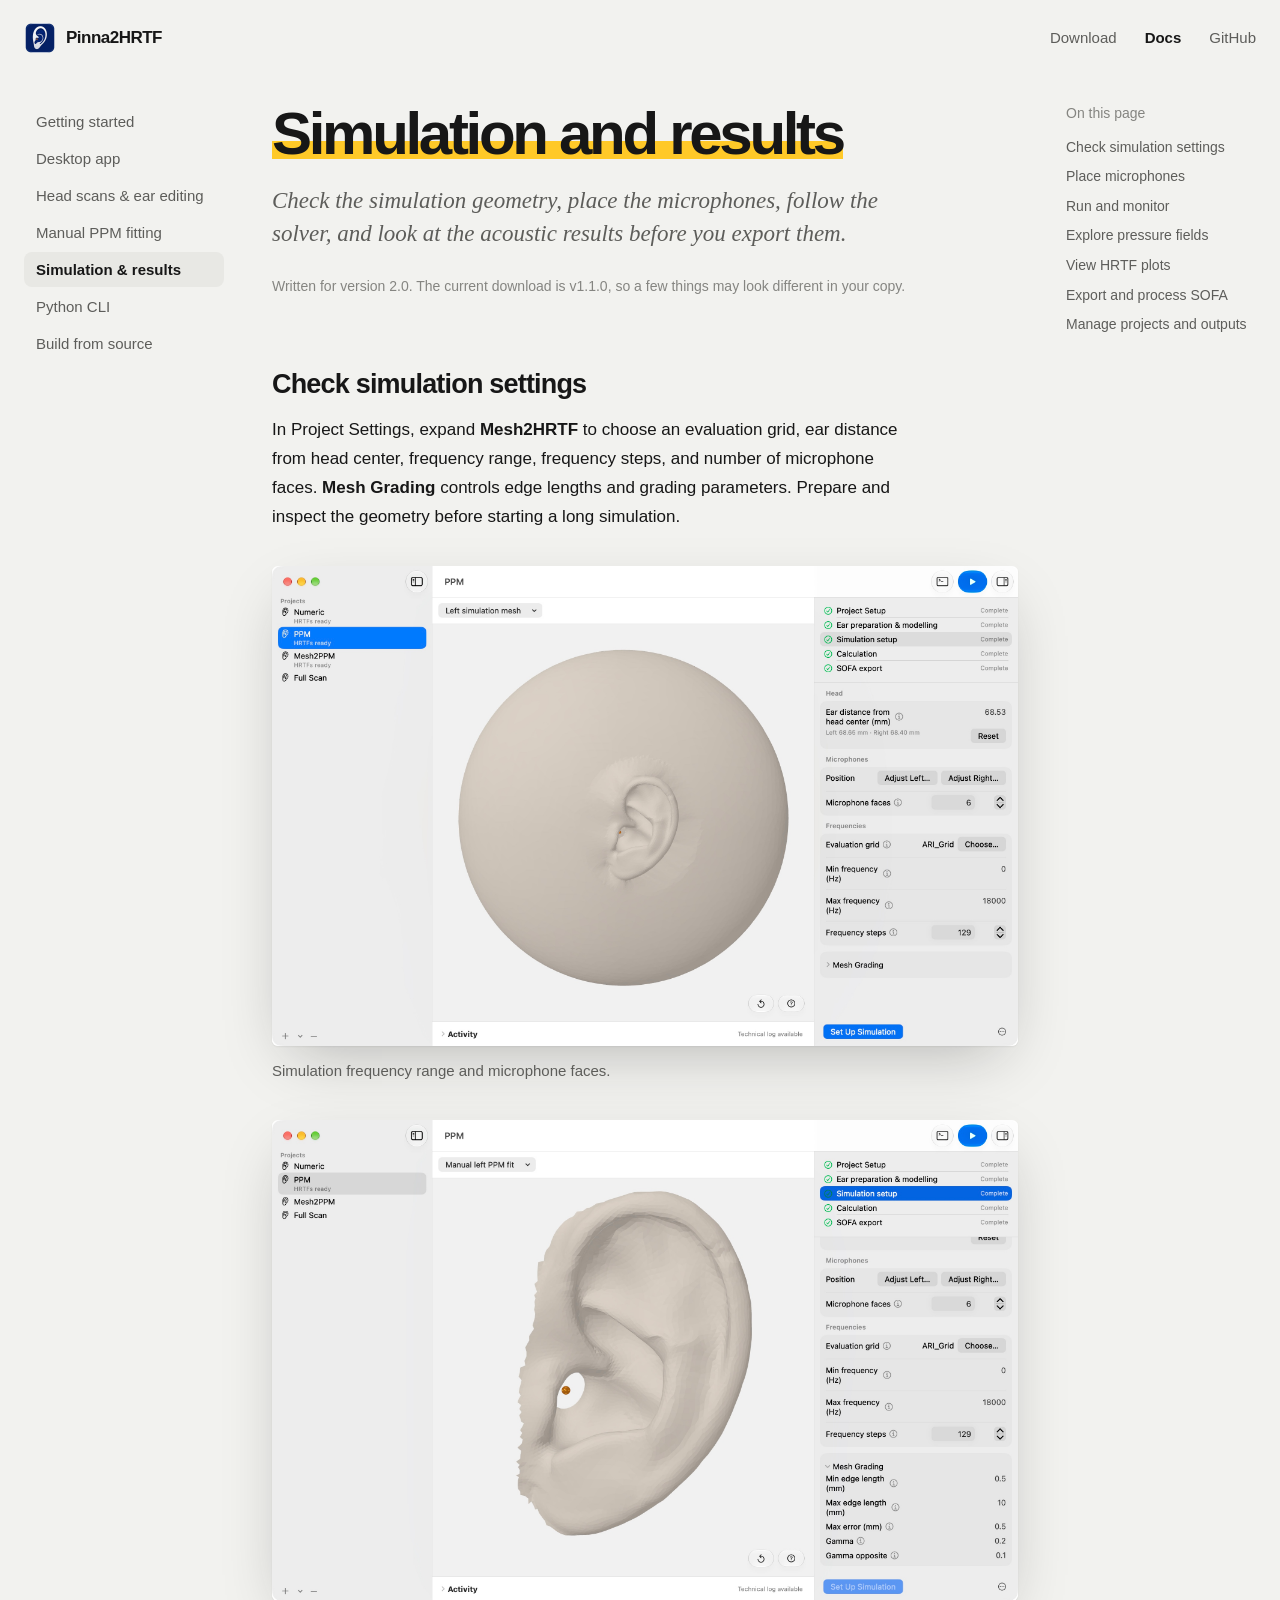
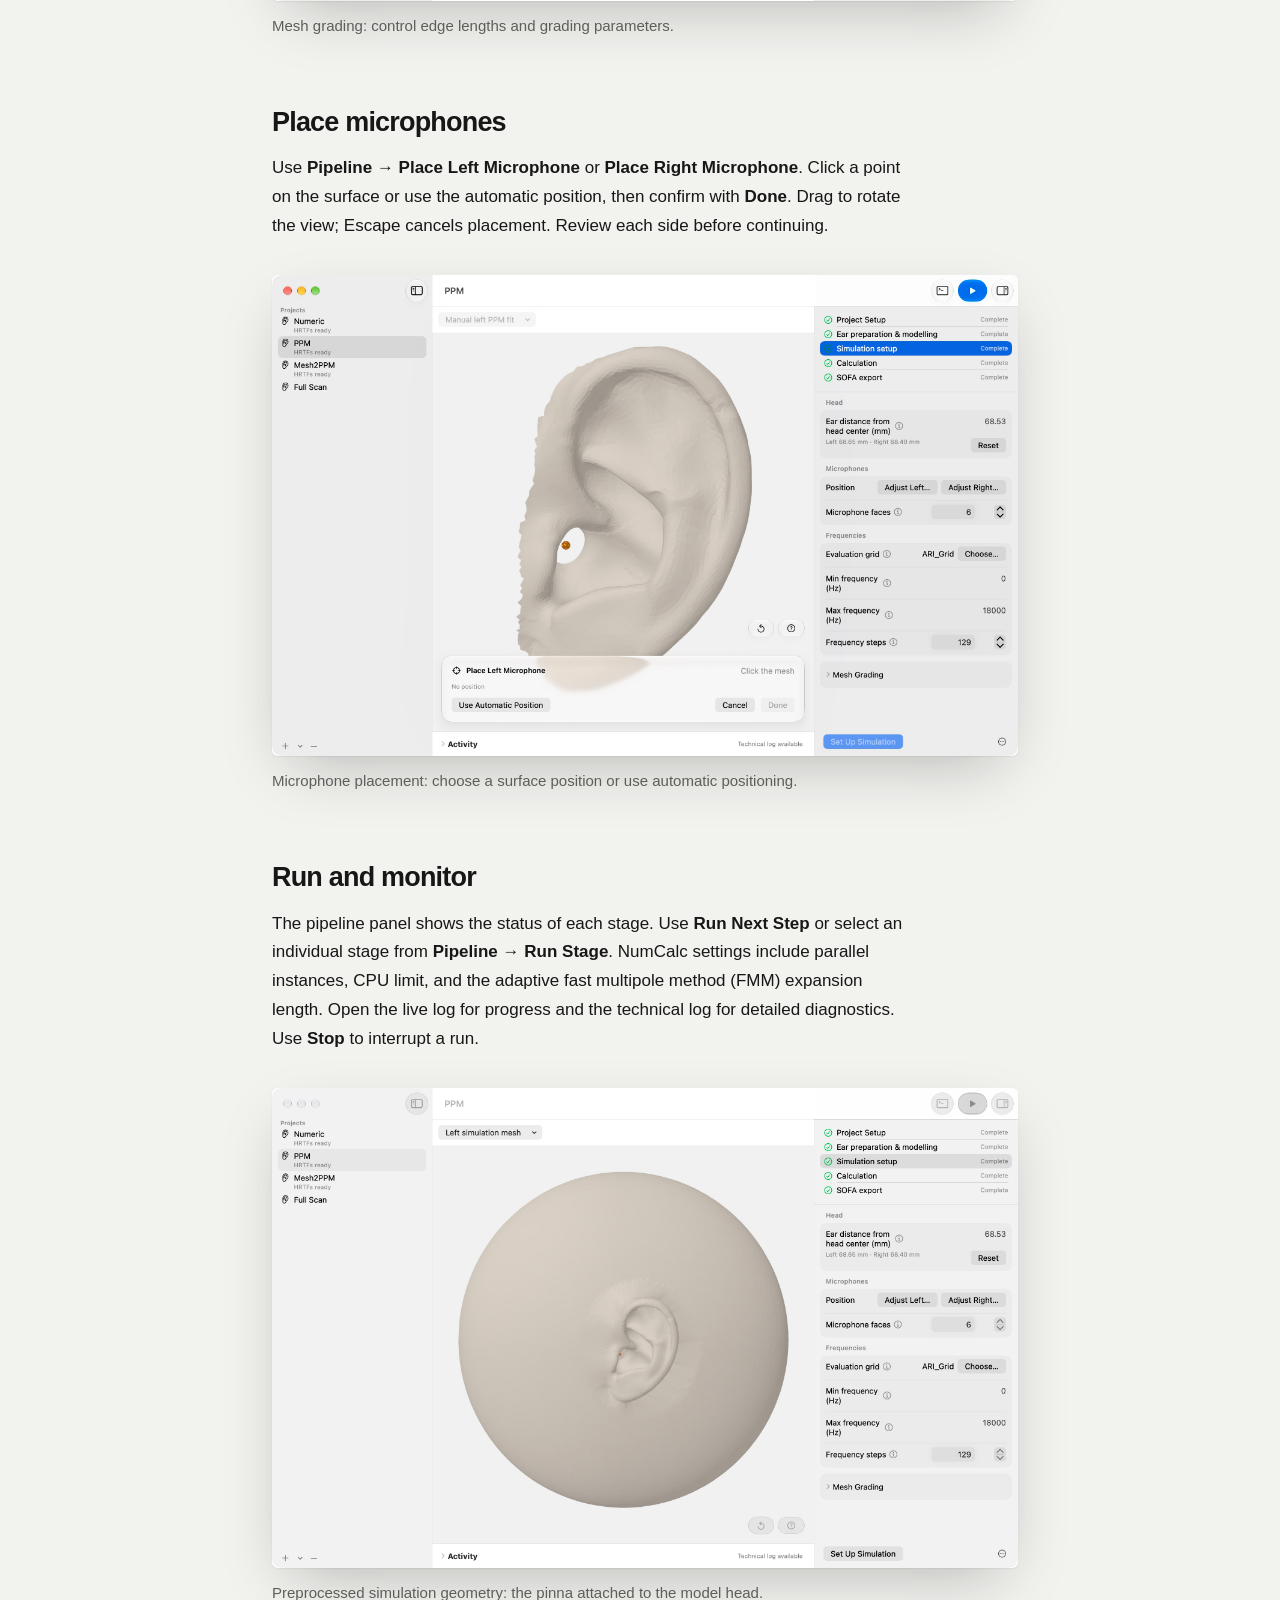
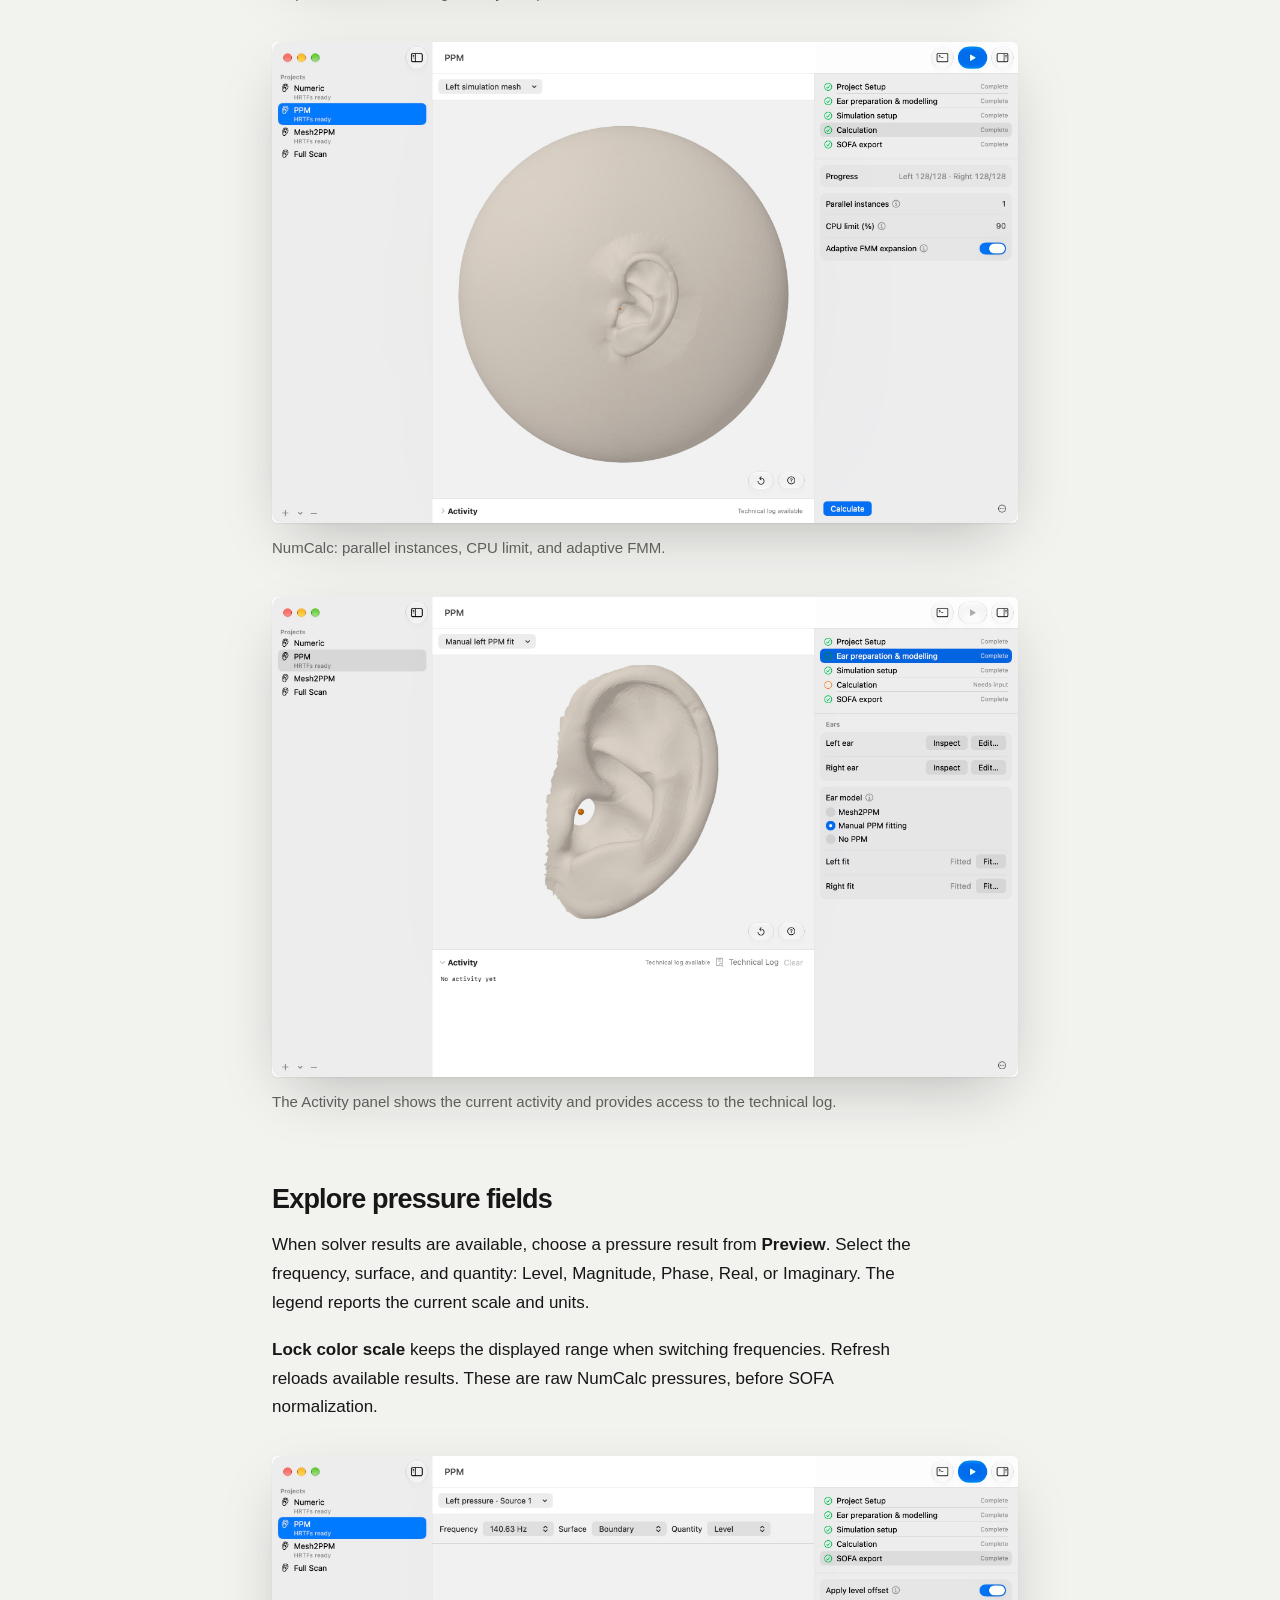
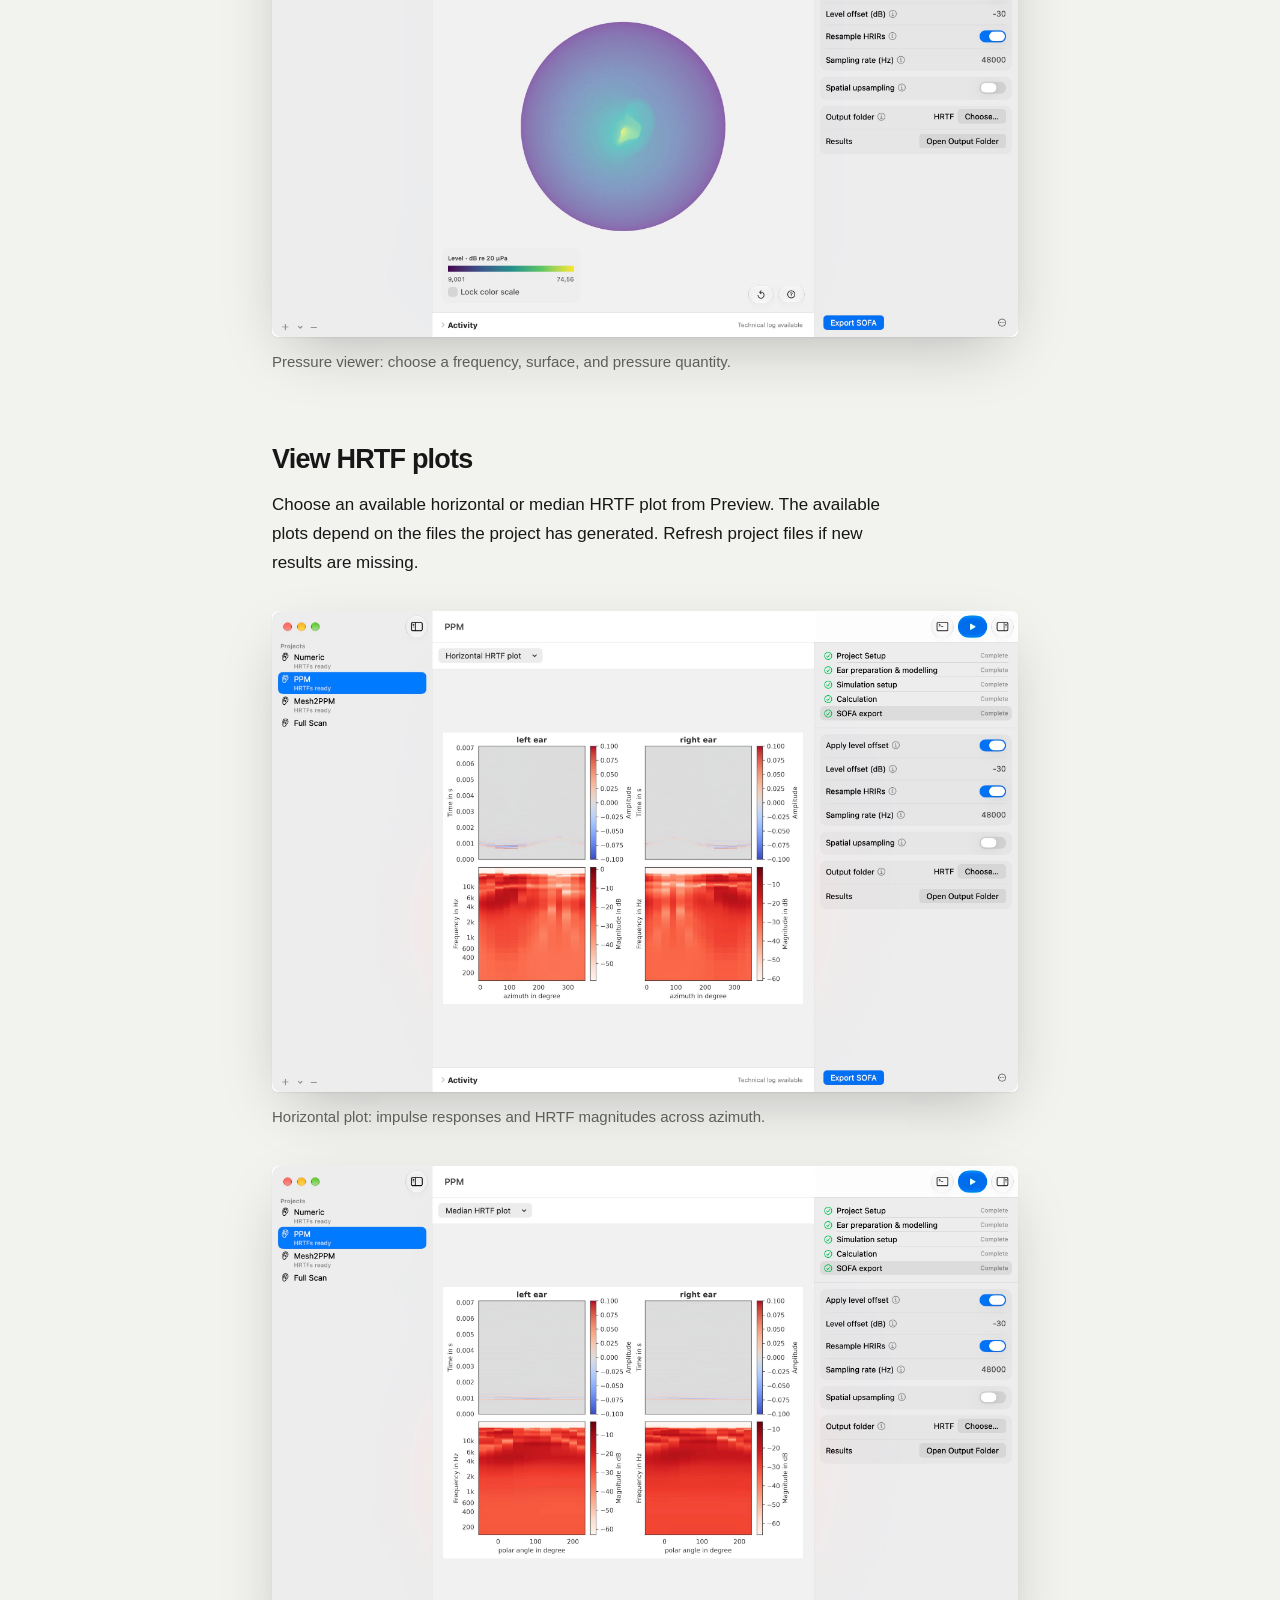
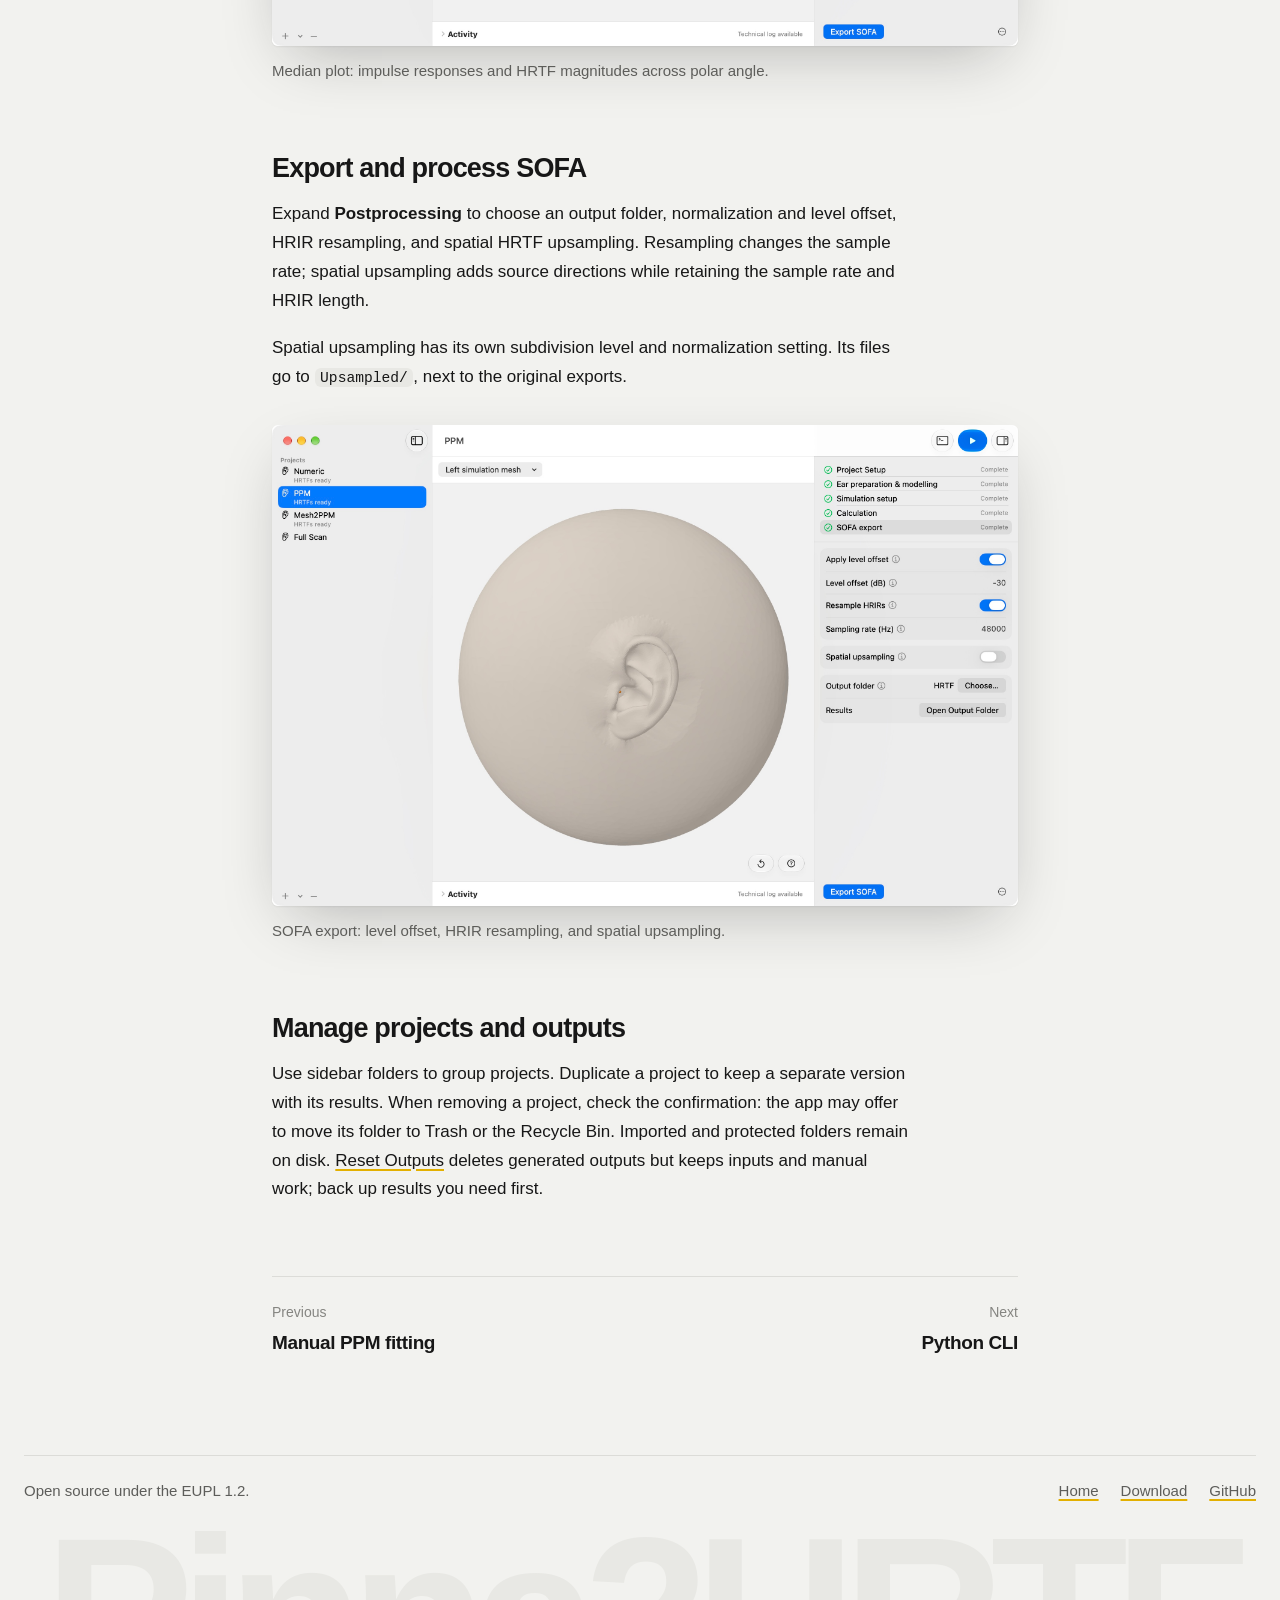
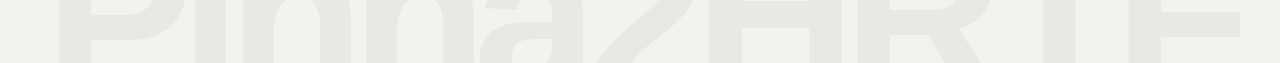
<file: website/docs/results.html>
<!doctype html>
<html lang="en">
<head>
  <meta charset="utf-8">
  <meta name="viewport" content="width=device-width, initial-scale=1">
  <meta name="theme-color" content="#f2f2ef" media="(prefers-color-scheme: light)">
  <meta name="theme-color" content="#131517" media="(prefers-color-scheme: dark)">
  <meta name="description" content="Configure simulations, place microphones, inspect pressure fields, and export SOFA results.">
  <title>Simulation and results — Pinna2HRTF docs</title>
  <link rel="icon" href="../favicon-macos.png?v=glass-ear2" type="image/png" sizes="512x512">
  <link rel="shortcut icon" href="../favicon-macos.png?v=glass-ear2" type="image/png">
  <link rel="apple-touch-icon" href="../favicon-macos.png?v=glass-ear2">
  <link rel="stylesheet" href="../styles.css?v=7">
  <link rel="stylesheet" href="styles.css?v=7">
</head>
<body>
  <a class="skip-link" href="#main">Skip to content</a>
  <header class="site-header wrap">
    <a class="brand" href="../" aria-label="Pinna2HRTF home"><img src="../assets/app-icon.webp?v=glass-ear2" alt="" width="32" height="32" decoding="async">Pinna2HRTF</a>
    <nav class="main-nav" aria-label="Main navigation">
      <a href="../#downloads">Download</a>
      <a href="index.html" aria-current="page">Docs</a>
      <a href="https://github.com/Any2HRTF/Pinna2HRTF">GitHub</a>
    </nav>
  </header>

  <div class="docs-layout wrap">
    <aside class="docs-sidebar">
      <nav aria-label="Documentation pages">
        <a href="index.html">Getting started</a>
        <a href="desktop-app.html">Desktop app</a>
        <a href="scan-preparation.html">Head scans &amp; ear editing</a>
        <a href="manual-fitting.html">Manual PPM fitting</a>
        <a href="results.html" aria-current="page">Simulation &amp; results</a>
        <a href="cli.html">Python CLI</a>
        <a href="building.html">Build from source</a>
      </nav>
    </aside>

    <main class="docs-content" id="main">
      <h1>Simulation and results</h1>
      <p class="lede">Check the simulation geometry, place the microphones, follow the solver, and look at the acoustic results before you export them.</p>
      <p class="version-note">Written for version 2.0. The current download is v1.1.0, so a few things may look different in your copy.</p>

      <h2 id="check-simulation-settings">Check simulation settings</h2>
      <p>In Project Settings, expand <strong>Mesh2HRTF</strong> to choose an evaluation grid, ear distance from head center, frequency range, frequency steps, and number of microphone faces. <strong>Mesh Grading</strong> controls edge lengths and grading parameters. Prepare and inspect the geometry before starting a long simulation.</p>
      <figure>
        <a href="../assets/screenshots/simulation-settings.jpg" data-light-href="../assets/screenshots/simulation-settings.jpg" data-dark-href="../assets/screenshots/simulation-settings-dark.png" aria-label="Open the full-size screenshot"><picture><source media="(prefers-color-scheme: dark)" srcset="../assets/screenshots/simulation-settings-dark.png"><img src="../assets/screenshots/simulation-settings.jpg" alt="Simulation frequency range and microphone faces." width="2484" height="1600" loading="lazy" decoding="async"></picture></a>
        <figcaption>Simulation frequency range and microphone faces.</figcaption>
      </figure>
      <figure>
        <a href="../assets/screenshots/mesh-grading.jpg" data-light-href="../assets/screenshots/mesh-grading.jpg" data-dark-href="../assets/screenshots/mesh-grading-dark.png" aria-label="Open the full-size screenshot"><picture><source media="(prefers-color-scheme: dark)" srcset="../assets/screenshots/mesh-grading-dark.png"><img src="../assets/screenshots/mesh-grading.jpg" alt="Mesh grading: control edge lengths and grading parameters." width="2484" height="1600" loading="lazy" decoding="async"></picture></a>
        <figcaption>Mesh grading: control edge lengths and grading parameters.</figcaption>
      </figure>

      <h2 id="place-microphones">Place microphones</h2>
      <p>Use <strong>Pipeline → Place Left Microphone</strong> or <strong>Place Right Microphone</strong>. Click a point on the surface or use the automatic position, then confirm with <strong>Done</strong>. Drag to rotate the view; Escape cancels placement. Review each side before continuing.</p>
      <figure>
        <a href="../assets/screenshots/microphone-placement.jpg" data-light-href="../assets/screenshots/microphone-placement.jpg" data-dark-href="../assets/screenshots/microphone-placement-dark.png" aria-label="Open the full-size screenshot"><picture><source media="(prefers-color-scheme: dark)" srcset="../assets/screenshots/microphone-placement-dark.png"><img src="../assets/screenshots/microphone-placement.jpg" alt="Microphone placement: choose a surface position or use automatic positioning." width="2484" height="1600" loading="lazy" decoding="async"></picture></a>
        <figcaption>Microphone placement: choose a surface position or use automatic positioning.</figcaption>
      </figure>

      <h2 id="run-and-monitor">Run and monitor</h2>
      <p>The pipeline panel shows the status of each stage. Use <strong>Run Next Step</strong> or select an individual stage from <strong>Pipeline → Run Stage</strong>. NumCalc settings include parallel instances, CPU limit, and the adaptive fast multipole method (FMM) expansion length. Open the live log for progress and the technical log for detailed diagnostics. Use <strong>Stop</strong> to interrupt a run.</p>
      <figure>
        <a href="../assets/screenshots/simulation-mesh.jpg" data-light-href="../assets/screenshots/simulation-mesh.jpg" data-dark-href="../assets/screenshots/simulation-mesh-dark.png" aria-label="Open the full-size screenshot"><picture><source media="(prefers-color-scheme: dark)" srcset="../assets/screenshots/simulation-mesh-dark.png"><img src="../assets/screenshots/simulation-mesh.jpg" alt="Preprocessed simulation geometry: the pinna attached to the model head." width="2484" height="1600" loading="lazy" decoding="async"></picture></a>
        <figcaption>Preprocessed simulation geometry: the pinna attached to the model head.</figcaption>
      </figure>
      <figure>
        <a href="../assets/screenshots/numcalc-settings.jpg" data-light-href="../assets/screenshots/numcalc-settings.jpg" data-dark-href="../assets/screenshots/numcalc-settings-dark.png" aria-label="Open the full-size screenshot"><picture><source media="(prefers-color-scheme: dark)" srcset="../assets/screenshots/numcalc-settings-dark.png"><img src="../assets/screenshots/numcalc-settings.jpg" alt="NumCalc: parallel instances, CPU limit, and adaptive FMM." width="2484" height="1600" loading="lazy" decoding="async"></picture></a>
        <figcaption>NumCalc: parallel instances, CPU limit, and adaptive FMM.</figcaption>
      </figure>
      <figure>
        <a href="../assets/screenshots/live-log.jpg" data-light-href="../assets/screenshots/live-log.jpg" data-dark-href="../assets/screenshots/live-log-dark.png" aria-label="Open the full-size screenshot"><picture><source media="(prefers-color-scheme: dark)" srcset="../assets/screenshots/live-log-dark.png"><img src="../assets/screenshots/live-log.jpg" alt="The Activity panel shows the current activity and provides access to the technical log." width="2484" height="1600" loading="lazy" decoding="async"></picture></a>
        <figcaption>The Activity panel shows the current activity and provides access to the technical log.</figcaption>
      </figure>

      <h2 id="explore-pressure-fields">Explore pressure fields</h2>
      <p>When solver results are available, choose a pressure result from <strong>Preview</strong>. Select the frequency, surface, and quantity: Level, Magnitude, Phase, Real, or Imaginary. The legend reports the current scale and units.</p>
      <p><strong>Lock color scale</strong> keeps the displayed range when switching frequencies. Refresh reloads available results. These are raw NumCalc pressures, before SOFA normalization.</p>
      <figure>
        <a href="../assets/screenshots/pressure-field.jpg" data-light-href="../assets/screenshots/pressure-field.jpg" data-dark-href="../assets/screenshots/pressure-field-dark.png" aria-label="Open the full-size screenshot"><picture><source media="(prefers-color-scheme: dark)" srcset="../assets/screenshots/pressure-field-dark.png"><img src="../assets/screenshots/pressure-field.jpg" alt="Pressure viewer: choose a frequency, surface, and pressure quantity." width="2484" height="1600" loading="lazy" decoding="async"></picture></a>
        <figcaption>Pressure viewer: choose a frequency, surface, and pressure quantity.</figcaption>
      </figure>

      <h2 id="view-hrtf-plots">View HRTF plots</h2>
      <p>Choose an available horizontal or median HRTF plot from Preview. The available plots depend on the files the project has generated. Refresh project files if new results are missing.</p>
      <figure>
        <a href="../assets/screenshots/hrtf-horizontal.jpg" data-light-href="../assets/screenshots/hrtf-horizontal.jpg" data-dark-href="../assets/screenshots/hrtf-horizontal-dark.png" aria-label="Open the full-size screenshot"><picture><source media="(prefers-color-scheme: dark)" srcset="../assets/screenshots/hrtf-horizontal-dark.png"><img src="../assets/screenshots/hrtf-horizontal.jpg" alt="Horizontal plot: impulse responses and HRTF magnitudes across azimuth." width="2484" height="1600" loading="lazy" decoding="async"></picture></a>
        <figcaption>Horizontal plot: impulse responses and HRTF magnitudes across azimuth.</figcaption>
      </figure>
      <figure>
        <a href="../assets/screenshots/hrtf-median.jpg" data-light-href="../assets/screenshots/hrtf-median.jpg" data-dark-href="../assets/screenshots/hrtf-median-dark.png" aria-label="Open the full-size screenshot"><picture><source media="(prefers-color-scheme: dark)" srcset="../assets/screenshots/hrtf-median-dark.png"><img src="../assets/screenshots/hrtf-median.jpg" alt="Median plot: impulse responses and HRTF magnitudes across polar angle." width="2484" height="1600" loading="lazy" decoding="async"></picture></a>
        <figcaption>Median plot: impulse responses and HRTF magnitudes across polar angle.</figcaption>
      </figure>

      <h2 id="export-and-process-sofa">Export and process SOFA</h2>
      <p>Expand <strong>Postprocessing</strong> to choose an output folder, normalization and level offset, HRIR resampling, and spatial HRTF upsampling. Resampling changes the sample rate; spatial upsampling adds source directions while retaining the sample rate and HRIR length.</p>
      <p>Spatial upsampling has its own subdivision level and normalization setting. Its files go to <code>Upsampled/</code>, next to the original exports.</p>
      <figure>
        <a href="../assets/screenshots/postprocessing.jpg" data-light-href="../assets/screenshots/postprocessing.jpg" data-dark-href="../assets/screenshots/postprocessing-dark.png" aria-label="Open the full-size screenshot"><picture><source media="(prefers-color-scheme: dark)" srcset="../assets/screenshots/postprocessing-dark.png"><img src="../assets/screenshots/postprocessing.jpg" alt="SOFA export: level offset, HRIR resampling, and spatial upsampling." width="2484" height="1600" loading="lazy" decoding="async"></picture></a>
        <figcaption>SOFA export: level offset, HRIR resampling, and spatial upsampling.</figcaption>
      </figure>

      <h2 id="manage-projects-and-outputs">Manage projects and outputs</h2>
      <p>Use sidebar folders to group projects. Duplicate a project to keep a separate version with its results. When removing a project, check the confirmation: the app may offer to move its folder to Trash or the Recycle Bin. Imported and protected folders remain on disk. <a href="desktop-app.html#reset-outputs">Reset Outputs</a> deletes generated outputs but keeps inputs and manual work; back up results you need first.</p>

      <nav class="pager" aria-label="More documentation"><a class="prev" href="manual-fitting.html"><small>Previous</small>Manual PPM fitting</a><a class="next" href="cli.html"><small>Next</small>Python CLI</a></nav>
    </main>

    <aside class="docs-toc">
      <nav aria-label="On this page">
        <p>On this page</p>
        <a href="#check-simulation-settings">Check simulation settings</a>
        <a href="#place-microphones">Place microphones</a>
        <a href="#run-and-monitor">Run and monitor</a>
        <a href="#explore-pressure-fields">Explore pressure fields</a>
        <a href="#view-hrtf-plots">View HRTF plots</a>
        <a href="#export-and-process-sofa">Export and process SOFA</a>
        <a href="#manage-projects-and-outputs">Manage projects and outputs</a>
      </nav>
    </aside>
  </div>

  <footer class="site-footer">
    <div class="footer-row wrap">
      <p>Open source under the EUPL 1.2.</p>
      <nav aria-label="Footer"><a href="../">Home</a><a href="../#downloads">Download</a><a href="https://github.com/Any2HRTF/Pinna2HRTF">GitHub</a></nav>
    </div>
    <span class="wordmark" aria-hidden="true">Pinna2HRTF</span>
  </footer>
  <script src="screenshot-theme.js" defer></script>
</body>
</html>
</file>
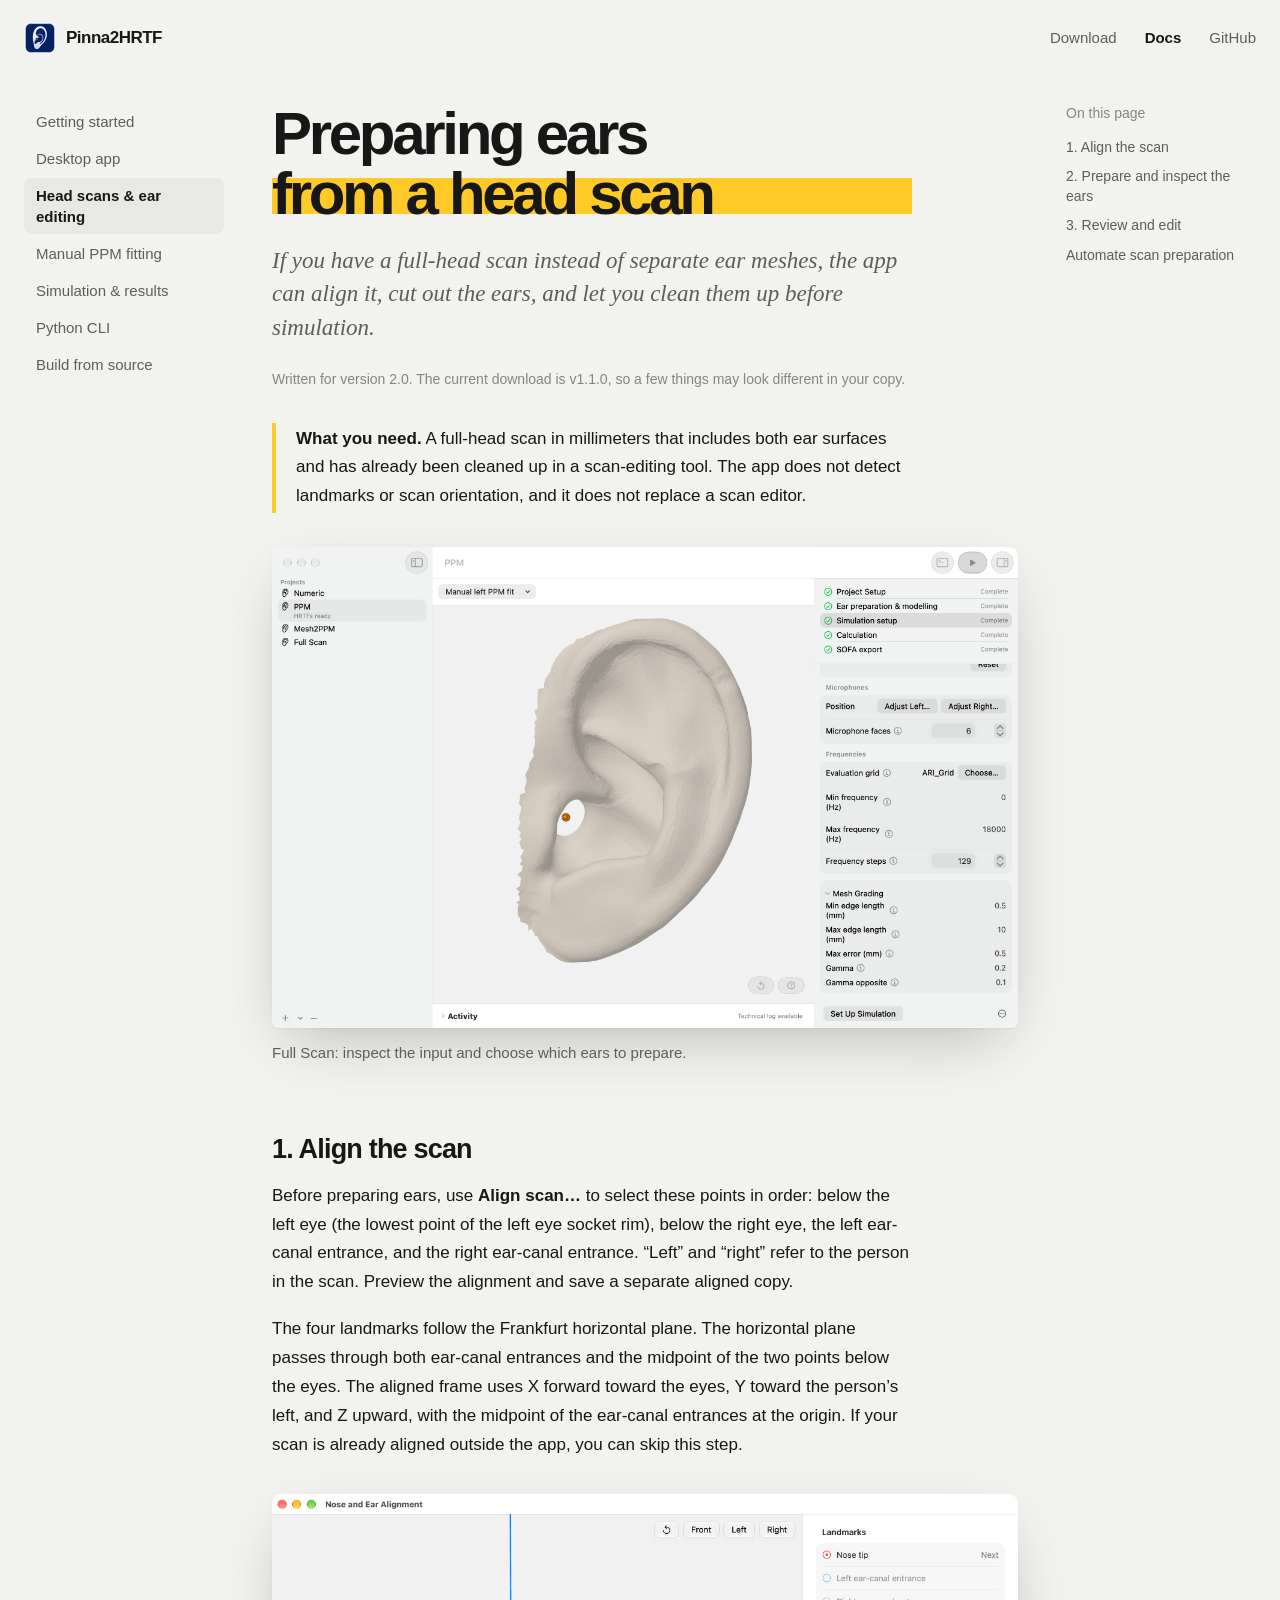
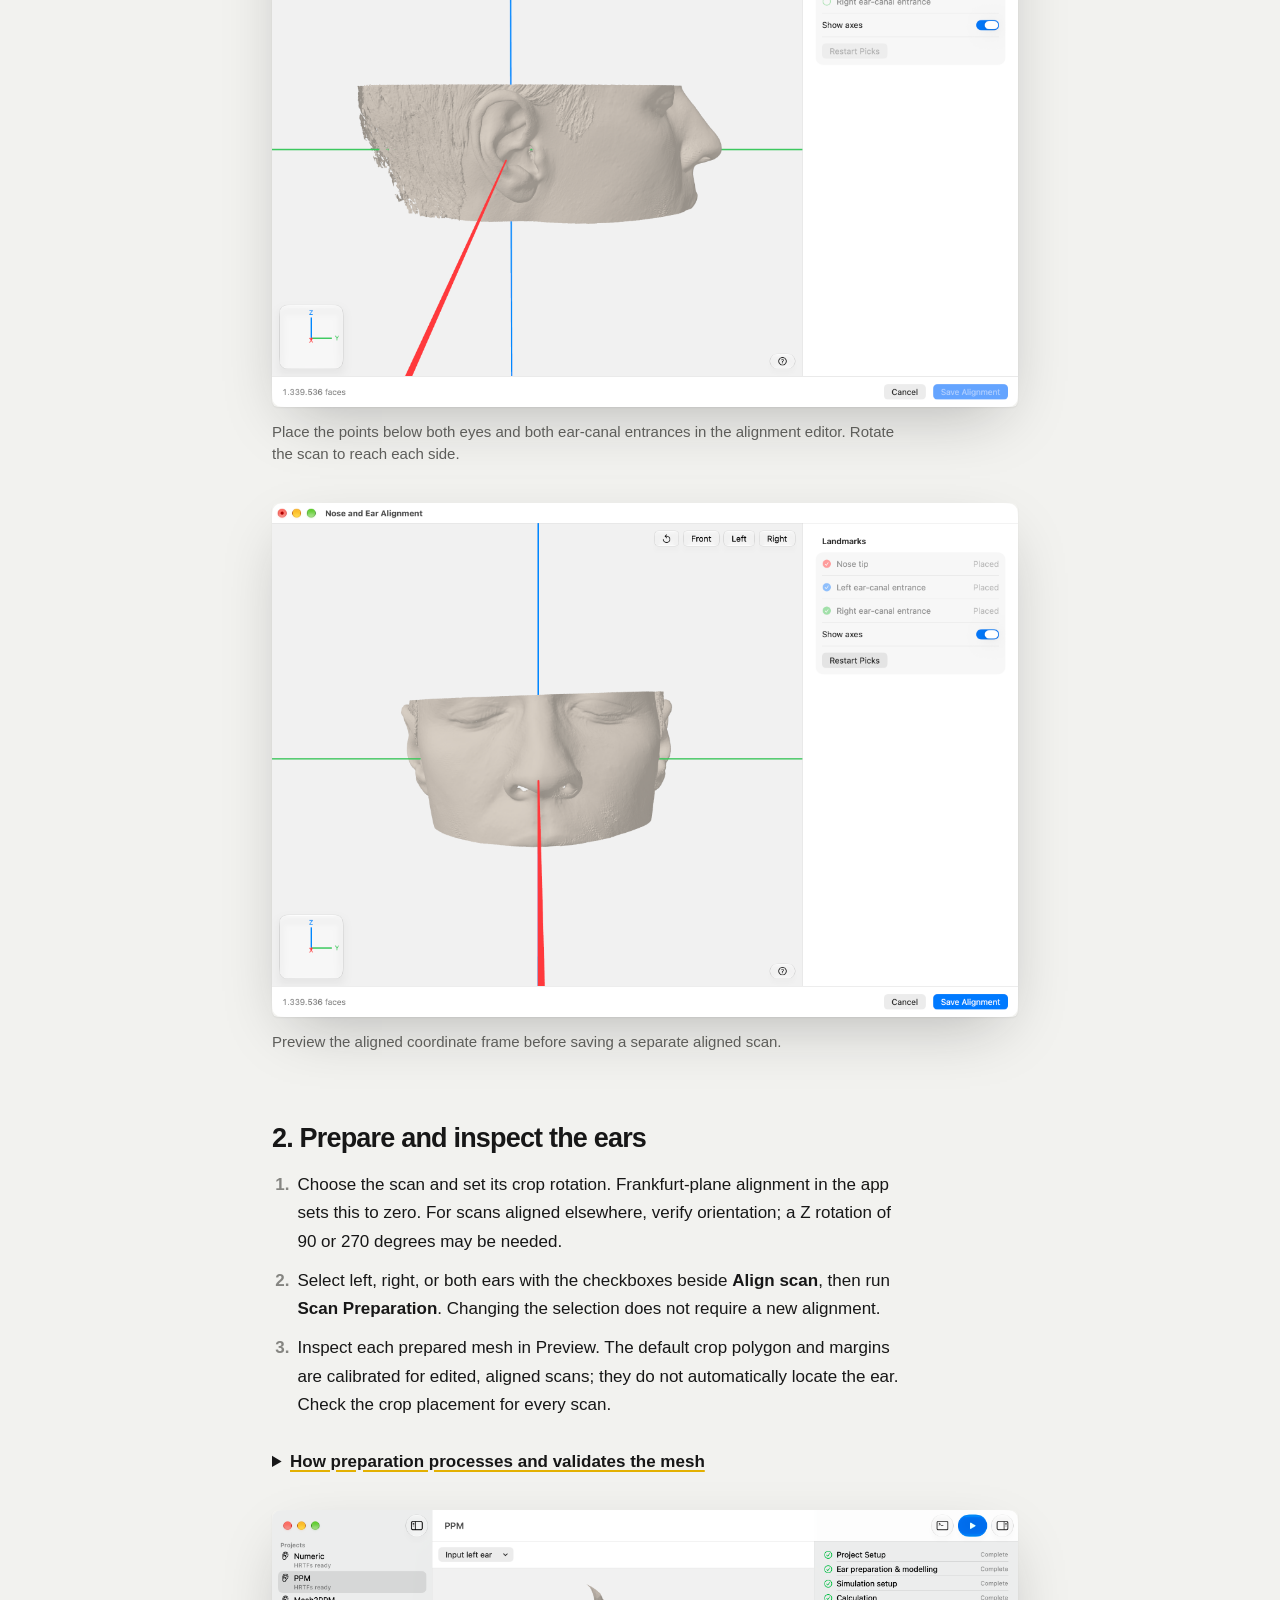
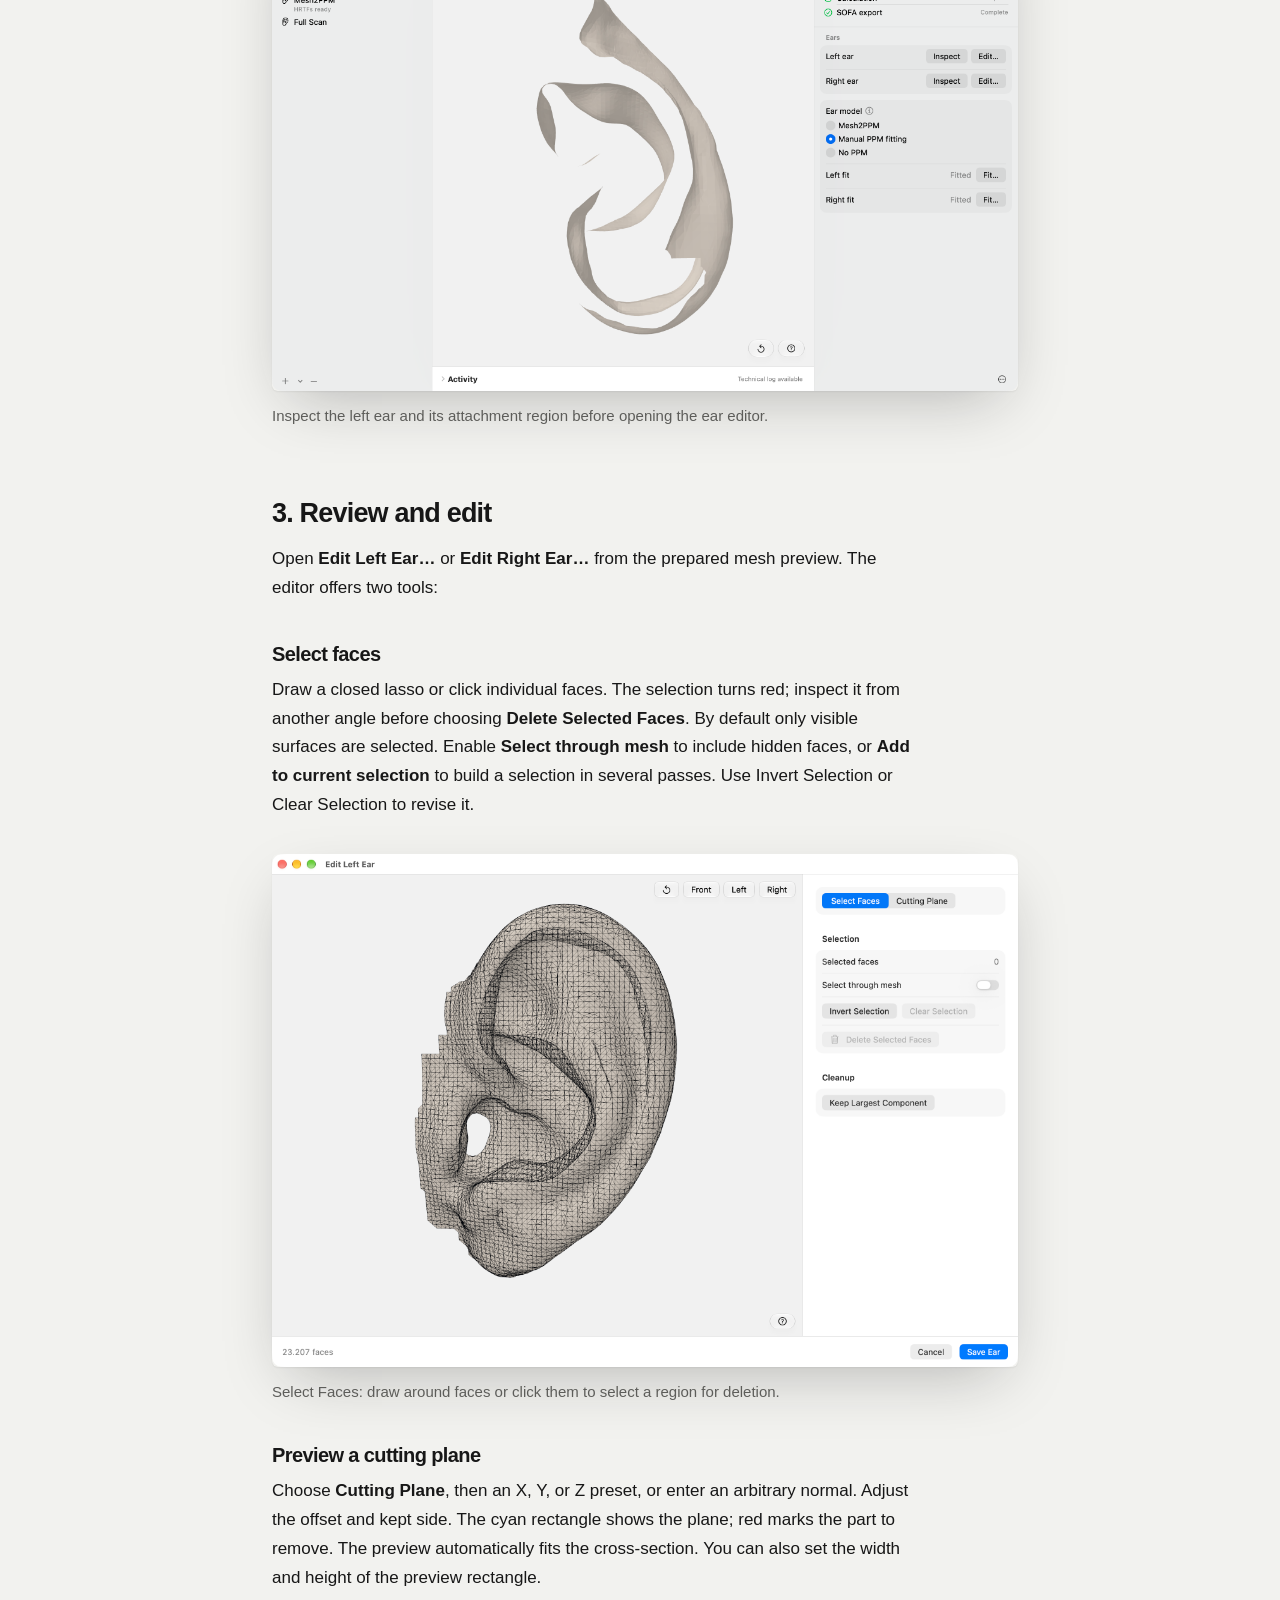
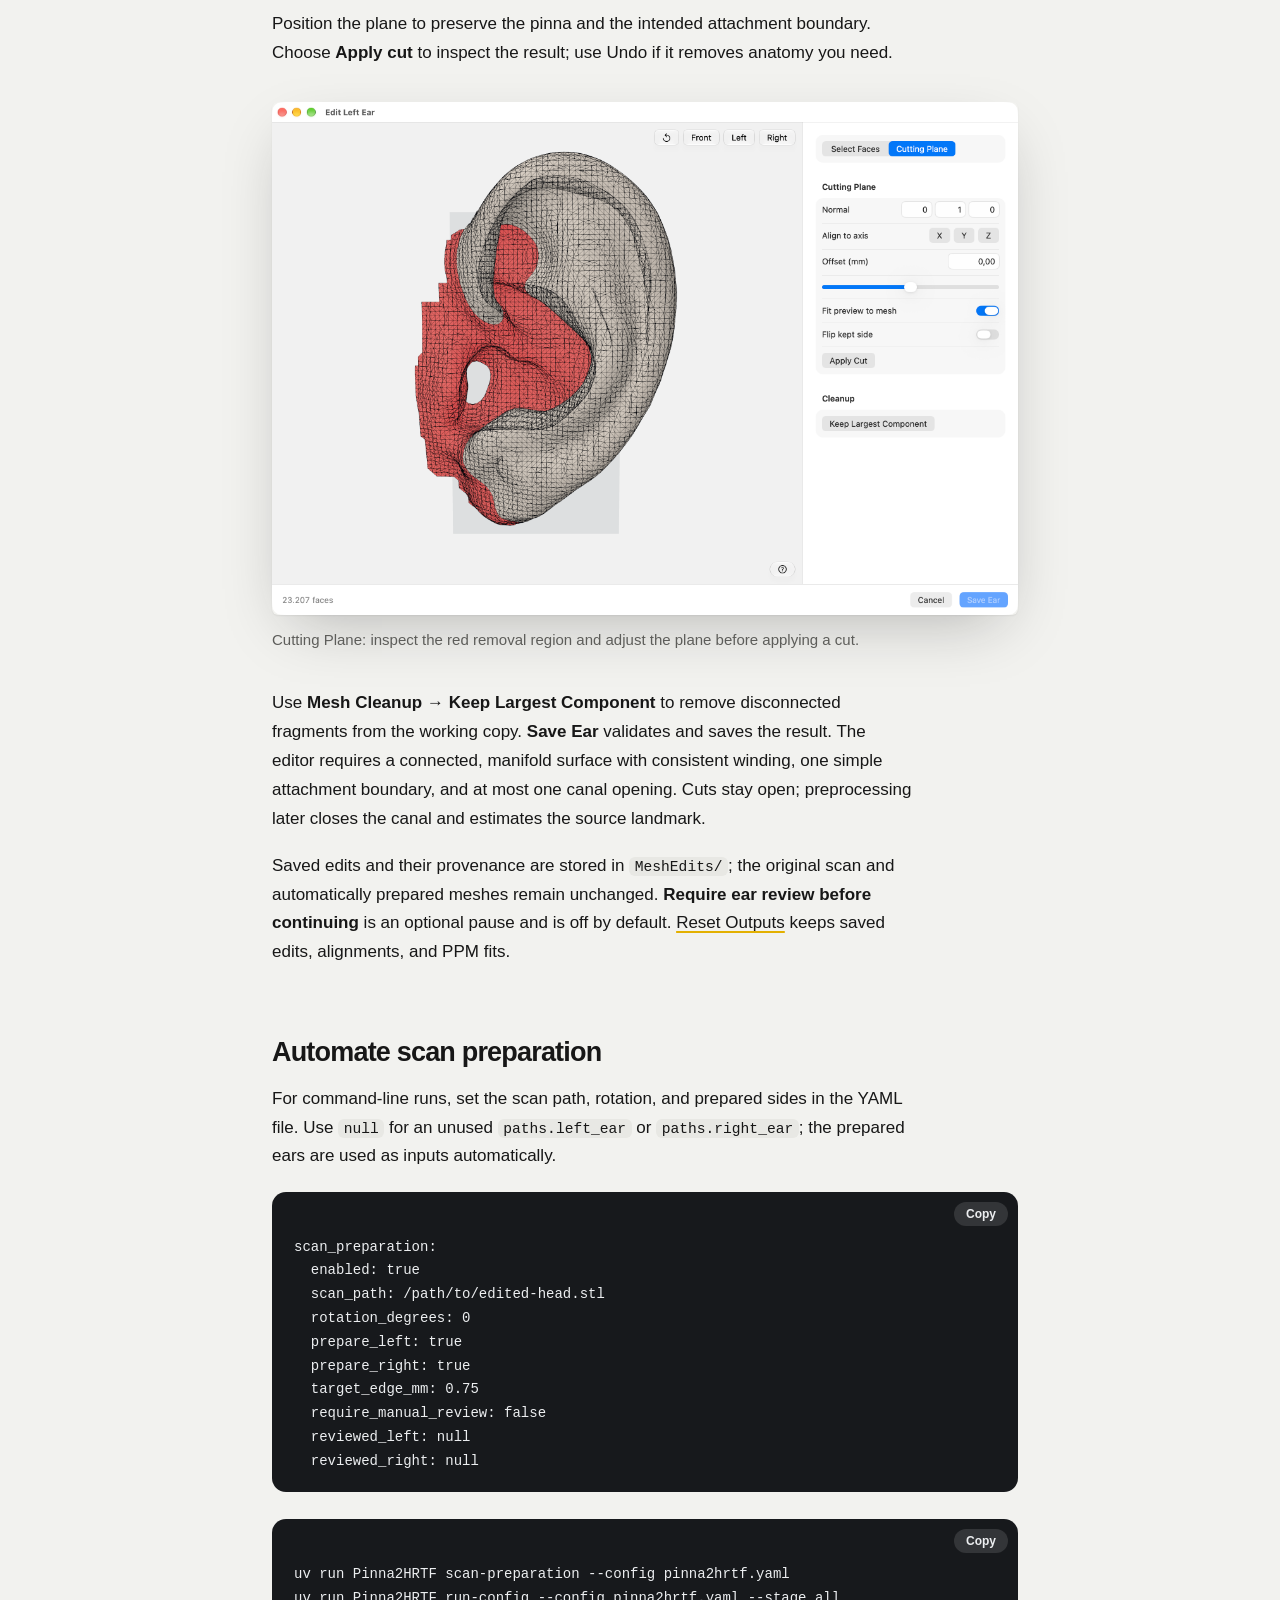
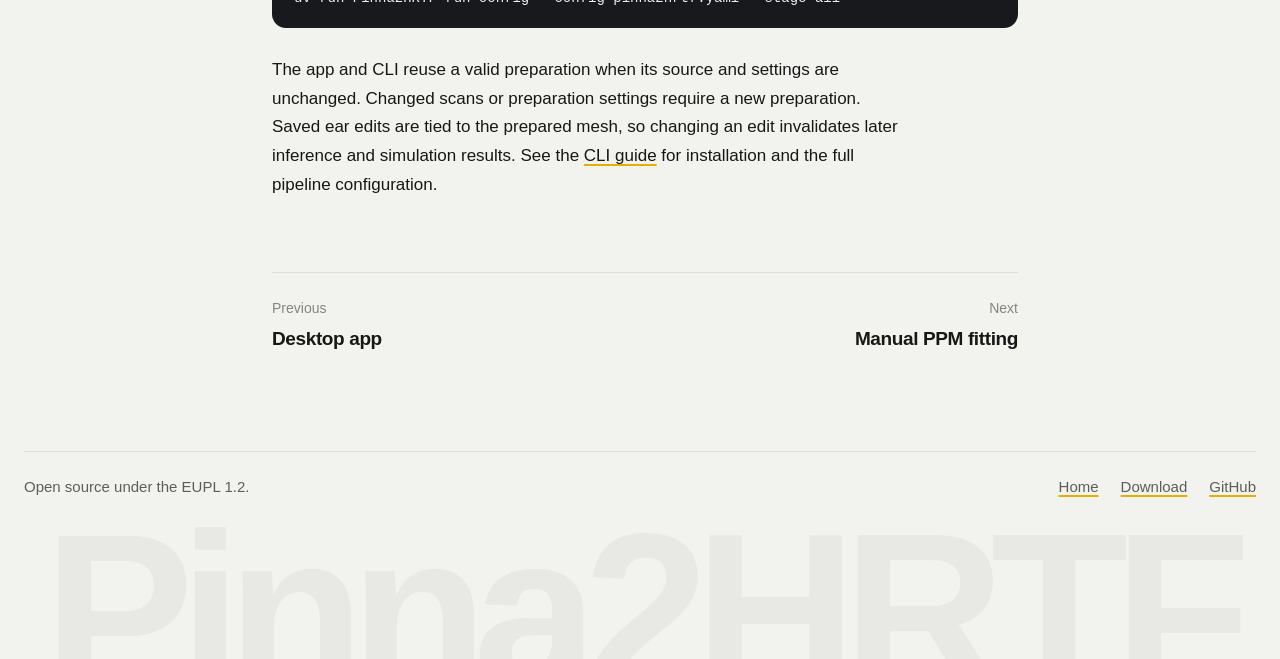
<file: website/docs/scan-preparation.html>
<!doctype html>
<html lang="en">
<head>
  <meta charset="utf-8">
  <meta name="viewport" content="width=device-width, initial-scale=1">
  <meta name="theme-color" content="#f2f2ef" media="(prefers-color-scheme: light)">
  <meta name="theme-color" content="#131517" media="(prefers-color-scheme: dark)">
  <meta name="description" content="Align an edited head scan, extract pinnae, and review ear meshes in Pinna2HRTF.">
  <title>Preparing ears from a head scan — Pinna2HRTF docs</title>
  <link rel="icon" href="../favicon-macos.png?v=glass-ear2" type="image/png" sizes="512x512">
  <link rel="shortcut icon" href="../favicon-macos.png?v=glass-ear2" type="image/png">
  <link rel="apple-touch-icon" href="../favicon-macos.png?v=glass-ear2">
  <link rel="stylesheet" href="../styles.css?v=7">
  <link rel="stylesheet" href="styles.css?v=7">
</head>
<body>
  <a class="skip-link" href="#main">Skip to content</a>
  <header class="site-header wrap">
    <a class="brand" href="../" aria-label="Pinna2HRTF home"><img src="../assets/app-icon.webp?v=glass-ear2" alt="" width="32" height="32" decoding="async">Pinna2HRTF</a>
    <nav class="main-nav" aria-label="Main navigation">
      <a href="../#downloads">Download</a>
      <a href="index.html" aria-current="page">Docs</a>
      <a href="https://github.com/Any2HRTF/Pinna2HRTF">GitHub</a>
    </nav>
  </header>

  <div class="docs-layout wrap">
    <aside class="docs-sidebar">
      <nav aria-label="Documentation pages">
        <a href="index.html">Getting started</a>
        <a href="desktop-app.html">Desktop app</a>
        <a href="scan-preparation.html" aria-current="page">Head scans &amp; ear editing</a>
        <a href="manual-fitting.html">Manual PPM fitting</a>
        <a href="results.html">Simulation &amp; results</a>
        <a href="cli.html">Python CLI</a>
        <a href="building.html">Build from source</a>
      </nav>
    </aside>

    <main class="docs-content" id="main">
      <h1>Preparing ears from a head scan</h1>
      <p class="lede">If you have a full-head scan instead of separate ear meshes, the app can align it, cut out the ears, and let you clean them up before simulation.</p>
      <p class="version-note">Written for version 2.0. The current download is v1.1.0, so a few things may look different in your copy.</p>

      <aside class="note">
      <p><strong>What you need.</strong> A full-head scan in millimeters that includes both ear surfaces and has already been cleaned up in a scan-editing tool. The app does not detect landmarks or scan orientation, and it does not replace a scan editor.</p></aside>
      <figure>
        <a href="../assets/screenshots/scan-preparation-input.png" data-light-href="../assets/screenshots/scan-preparation-input.png" data-dark-href="../assets/screenshots/scan-preparation-input-dark.png" aria-label="Open the full-size screenshot"><picture><source media="(prefers-color-scheme: dark)" srcset="../assets/screenshots/scan-preparation-input-dark.png"><img src="../assets/screenshots/scan-preparation-input.png" alt="Full Scan: inspect the input and choose which ears to prepare." width="2484" height="1600" loading="lazy" decoding="async"></picture></a>
        <figcaption>Full Scan: inspect the input and choose which ears to prepare.</figcaption>
      </figure>

      <h2 id="1-align-the-scan">1. Align the scan</h2>
      <p>Before preparing ears, use <strong>Align scan…</strong> to select these points in order: below the left eye (the lowest point of the left eye socket rim), below the right eye, the left ear-canal entrance, and the right ear-canal entrance. “Left” and “right” refer to the person in the scan. Preview the alignment and save a separate aligned copy.</p>
      <p>The four landmarks follow the Frankfurt horizontal plane. The horizontal plane passes through both ear-canal entrances and the midpoint of the two points below the eyes. The aligned frame uses X forward toward the eyes, Y toward the person’s left, and Z upward, with the midpoint of the ear-canal entrances at the origin. If your scan is already aligned outside the app, you can skip this step.</p>
      <figure>
        <a href="../assets/screenshots/scan-alignment.png" data-light-href="../assets/screenshots/scan-alignment.png" data-dark-href="../assets/screenshots/scan-alignment-dark.png" aria-label="Open the full-size screenshot"><picture><source media="(prefers-color-scheme: dark)" srcset="../assets/screenshots/scan-alignment-dark.png"><img src="../assets/screenshots/scan-alignment.png" alt="Place the points below both eyes and both ear-canal entrances in the alignment editor. Rotate the scan to reach each side." width="2360" height="1624" loading="lazy" decoding="async"></picture></a>
        <figcaption>Place the points below both eyes and both ear-canal entrances in the alignment editor. Rotate the scan to reach each side.</figcaption>
      </figure>
      <figure>
        <a href="../assets/screenshots/alignment-preview.png" data-light-href="../assets/screenshots/alignment-preview.png" data-dark-href="../assets/screenshots/alignment-preview-dark.png" aria-label="Open the full-size screenshot"><picture><source media="(prefers-color-scheme: dark)" srcset="../assets/screenshots/alignment-preview-dark.png"><img src="../assets/screenshots/alignment-preview.png" alt="Preview the aligned coordinate frame before saving a separate aligned scan." width="2360" height="1624" loading="lazy" decoding="async"></picture></a>
        <figcaption>Preview the aligned coordinate frame before saving a separate aligned scan.</figcaption>
      </figure>

      <h2 id="2-prepare-and-inspect-the-ears">2. Prepare and inspect the ears</h2>
      <ol>
        <li>Choose the scan and set its crop rotation. Frankfurt-plane alignment in the app sets this to zero. For scans aligned elsewhere, verify orientation; a Z rotation of 90 or 270 degrees may be needed.</li>
        <li>Select left, right, or both ears with the checkboxes beside <strong>Align scan</strong>, then run <strong>Scan Preparation</strong>. Changing the selection does not require a new alignment.</li>
        <li>Inspect each prepared mesh in Preview. The default crop polygon and margins are calibrated for edited, aligned scans; they do not automatically locate the ear. Check the crop placement for every scan.</li>
      </ol>
      <details><summary>How preparation processes and validates the mesh</summary>
      <p>Preparation crops the pinna region, cleans the mesh, performs 0.75 mm isotropic remeshing (six iterations, capped at 150,000 faces), reconstructs it with Screened Poisson (depth 7, one worker), restores the attachment boundary, and closes residual holes. A prepared ear is validated for one connected surface, consistent winding, finite coordinates, positive volume, and exactly one simple open attachment boundary.</p>
      <p>The prepared ears are exported in the crop frame: left toward +Y and right toward −Y. Original scans are preserved. The project retains the validated ear STL files and a provenance report in <code>Prepared/</code>; intermediate geometry is temporary.</p>
      </details>
      <figure>
        <a href="../assets/screenshots/prepared-ear.png" data-light-href="../assets/screenshots/prepared-ear.png" data-dark-href="../assets/screenshots/prepared-ear-dark.png" aria-label="Open the full-size screenshot"><picture><source media="(prefers-color-scheme: dark)" srcset="../assets/screenshots/prepared-ear-dark.png"><img src="../assets/screenshots/prepared-ear.png" alt="Inspect the left ear and its attachment region before opening the ear editor." width="2484" height="1600" loading="lazy" decoding="async"></picture></a>
        <figcaption>Inspect the left ear and its attachment region before opening the ear editor.</figcaption>
      </figure>

      <h2 id="3-review-and-edit">3. Review and edit</h2>
      <p>Open <strong>Edit Left Ear…</strong> or <strong>Edit Right Ear…</strong> from the prepared mesh preview. The editor offers two tools:</p>

      <h3>Select faces</h3>
      <p>Draw a closed lasso or click individual faces. The selection turns red; inspect it from another angle before choosing <strong>Delete Selected Faces</strong>. By default only visible surfaces are selected. Enable <strong>Select through mesh</strong> to include hidden faces, or <strong>Add to current selection</strong> to build a selection in several passes. Use Invert Selection or Clear Selection to revise it.</p>
      <figure>
        <a href="../assets/screenshots/ear-face-selection.png" data-light-href="../assets/screenshots/ear-face-selection.png" data-dark-href="../assets/screenshots/ear-face-selection-dark.png" aria-label="Open the full-size screenshot"><picture><source media="(prefers-color-scheme: dark)" srcset="../assets/screenshots/ear-face-selection-dark.png"><img src="../assets/screenshots/ear-face-selection.png" alt="Select Faces: draw around faces or click them to select a region for deletion." width="2360" height="1624" loading="lazy" decoding="async"></picture></a>
        <figcaption>Select Faces: draw around faces or click them to select a region for deletion.</figcaption>
      </figure>

      <h3>Preview a cutting plane</h3>
      <p>Choose <strong>Cutting Plane</strong>, then an X, Y, or Z preset, or enter an arbitrary normal. Adjust the offset and kept side. The cyan rectangle shows the plane; red marks the part to remove. The preview automatically fits the cross-section. You can also set the width and height of the preview rectangle.</p>
      <p>Position the plane to preserve the pinna and the intended attachment boundary. Choose <strong>Apply cut</strong> to inspect the result; use Undo if it removes anatomy you need.</p>
      <figure>
        <a href="../assets/screenshots/ear-cutting-plane.png" data-light-href="../assets/screenshots/ear-cutting-plane.png" data-dark-href="../assets/screenshots/ear-cutting-plane-dark.png" aria-label="Open the full-size screenshot"><picture><source media="(prefers-color-scheme: dark)" srcset="../assets/screenshots/ear-cutting-plane-dark.png"><img src="../assets/screenshots/ear-cutting-plane.png" alt="Cutting Plane: inspect the red removal region and adjust the plane before applying a cut." width="2360" height="1624" loading="lazy" decoding="async"></picture></a>
        <figcaption>Cutting Plane: inspect the red removal region and adjust the plane before applying a cut.</figcaption>
      </figure>
      <p>Use <strong>Mesh Cleanup → Keep Largest Component</strong> to remove disconnected fragments from the working copy. <strong>Save Ear</strong> validates and saves the result. The editor requires a connected, manifold surface with consistent winding, one simple attachment boundary, and at most one canal opening. Cuts stay open; preprocessing later closes the canal and estimates the source landmark.</p>
      <p>Saved edits and their provenance are stored in <code>MeshEdits/</code>; the original scan and automatically prepared meshes remain unchanged. <strong>Require ear review before continuing</strong> is an optional pause and is off by default. <a href="desktop-app.html#reset-outputs">Reset Outputs</a> keeps saved edits, alignments, and PPM fits.</p>

      <h2 id="automate-scan-preparation">Automate scan preparation</h2>
      <p>For command-line runs, set the scan path, rotation, and prepared sides in the YAML file. Use <code>null</code> for an unused <code>paths.left_ear</code> or <code>paths.right_ear</code>; the prepared ears are used as inputs automatically.</p>
      <pre><code>scan_preparation:
  enabled: true
  scan_path: /path/to/edited-head.stl
  rotation_degrees: 0
  prepare_left: true
  prepare_right: true
  target_edge_mm: 0.75
  require_manual_review: false
  reviewed_left: null
  reviewed_right: null</code></pre>

      <pre><code>uv run Pinna2HRTF scan-preparation --config pinna2hrtf.yaml
uv run Pinna2HRTF run-config --config pinna2hrtf.yaml --stage all</code></pre>
      <p>The app and CLI reuse a valid preparation when its source and settings are unchanged. Changed scans or preparation settings require a new preparation. Saved ear edits are tied to the prepared mesh, so changing an edit invalidates later inference and simulation results. See the <a href="cli.html">CLI guide</a> for installation and the full pipeline configuration.</p>

      <nav class="pager" aria-label="More documentation"><a class="prev" href="desktop-app.html"><small>Previous</small>Desktop app</a><a class="next" href="manual-fitting.html"><small>Next</small>Manual PPM fitting</a></nav>
    </main>

    <aside class="docs-toc">
      <nav aria-label="On this page">
        <p>On this page</p>
        <a href="#1-align-the-scan">1. Align the scan</a>
        <a href="#2-prepare-and-inspect-the-ears">2. Prepare and inspect the ears</a>
        <a href="#3-review-and-edit">3. Review and edit</a>
        <a href="#automate-scan-preparation">Automate scan preparation</a>
      </nav>
    </aside>
  </div>

  <footer class="site-footer">
    <div class="footer-row wrap">
      <p>Open source under the EUPL 1.2.</p>
      <nav aria-label="Footer"><a href="../">Home</a><a href="../#downloads">Download</a><a href="https://github.com/Any2HRTF/Pinna2HRTF">GitHub</a></nav>
    </div>
    <span class="wordmark" aria-hidden="true">Pinna2HRTF</span>
  </footer>
  <script src="screenshot-theme.js" defer></script>
  <script src="copy.js" defer></script>
</body>
</html>
</file>
<file: website/styles.css>
:root {
  color-scheme: light dark;
  --serif: "Iowan Old Style", "Palatino Linotype", Palatino, "Book Antiqua", "URW Palladio L", P052, Georgia, serif;
  --page: #f2f2ef;
  --paper: #fff;
  --ink: #171717;
  --muted: #5d5d5a;
  --quiet: #858581;
  --rule: #dcdcd8;
  --soft: #e8e8e4;
  --accent: #ffc928;
  --accent-deep: #8a6800;
  --underline: #e3b000;
  --term: #17191c;
  --term-ink: #eceef0;
  --term-muted: #9aa0a7;
  --shadow: 0 1px 2px rgba(23, 23, 23, .06), 0 22px 60px -18px rgba(23, 23, 23, .28);
  --mono: ui-monospace, SFMono-Regular, Menlo, Consolas, monospace;
  --sans: -apple-system, BlinkMacSystemFont, "Segoe UI", "Helvetica Neue", Arial, sans-serif;
  --wrap: 1080px;
}
@media screen and (prefers-color-scheme: dark) {
  :root {
    --page: #131517;
    --paper: #1d2024;
    --ink: #f1f2f3;
    --muted: #b4b8bd;
    --quiet: #92979d;
    --rule: #343a41;
    --soft: #272b31;
    --accent-deep: #f5d76e;
    --underline: #c79a00;
    --term: #1d2024;
    --shadow: 0 1px 2px rgba(0, 0, 0, .3), 0 22px 60px -18px rgba(0, 0, 0, .7);
  }
}

* { box-sizing: border-box; }
html { scroll-behavior: smooth; -webkit-text-size-adjust: 100%; }
body {
  margin: 0; color: var(--ink); background: var(--page);
  font: 16px/1.6 var(--sans); -webkit-font-smoothing: antialiased;
}
img { max-width: 100%; height: auto; }
a { color: inherit; text-decoration-color: var(--underline); text-decoration-thickness: 2px; text-underline-offset: 3px; }
a:hover { color: var(--accent-deep); }
a:focus-visible, button:focus-visible { outline: 3px solid #2563eb; outline-offset: 3px; border-radius: 4px; }
h1, h2, h3, p { margin-top: 0; }
h1, h2, h3 { letter-spacing: -.03em; line-height: 1.15; text-wrap: balance; }
code, pre { font-family: var(--mono); }
mark { color: inherit; background: linear-gradient(transparent 58%, var(--accent) 58% 94%, transparent 94%); }
@media screen and (prefers-color-scheme: dark) { mark { color: var(--accent); background: none; } }

.skip-link { position: absolute; z-index: 20; top: -4rem; left: 1rem; padding: .6rem .9rem; border-radius: 8px; color: var(--page); background: var(--ink); }
.skip-link:focus { top: 1rem; }
.visually-hidden { position: absolute; width: 1px; height: 1px; overflow: hidden; clip-path: inset(50%); white-space: nowrap; }
.wrap { width: min(100% - 48px, var(--wrap)); margin-inline: auto; }

.site-header { display: flex; align-items: center; justify-content: space-between; gap: 20px; padding-block: 22px; }
.brand { display: inline-flex; align-items: center; gap: 10px; font-size: 17px; font-weight: 750; letter-spacing: -.03em; text-decoration: none; white-space: nowrap; }
.brand:hover { color: inherit; }
.brand img { display: block; width: 32px; height: 32px; border-radius: 7px; object-fit: cover; }
.main-nav { display: flex; align-items: center; gap: clamp(14px, 3vw, 28px); font-size: 15px; }
.main-nav a { text-decoration: none; color: var(--muted); }
.main-nav a:hover, .main-nav a[aria-current="page"] { color: var(--ink); }
.main-nav a[aria-current="page"] { font-weight: 650; }
.site-footer { margin-top: 96px; overflow: hidden; color: var(--muted); font-size: 15px; }
.footer-row { display: flex; flex-wrap: wrap; align-items: baseline; justify-content: space-between; gap: 8px 24px; padding-block: 22px; border-top: 1px solid var(--rule); }
.footer-row p { margin: 0; }
.footer-row nav { display: flex; gap: 22px; }
.wordmark { display: block; margin: 0 0 -.19em; color: var(--soft); font-size: 17.6vw; font-weight: 800; letter-spacing: -.065em; line-height: .8; text-align: center; white-space: nowrap; user-select: none; -webkit-user-select: none; }

.button {
  display: inline-flex; align-items: center; justify-content: center; gap: 8px; min-height: 46px;
  padding: 10px 22px; border: 0; border-radius: 999px; font: 650 15px/1.2 var(--sans);
  text-decoration: none; cursor: pointer; transition: transform .12s ease, box-shadow .12s ease;
}
.button-primary { color: #171717; background: var(--accent); box-shadow: 0 3px 0 #d39f00; }
.button-primary:hover { color: #171717; transform: translateY(-1px); box-shadow: 0 4px 0 #d39f00; }
.button-primary:active { transform: translateY(2px); box-shadow: 0 1px 0 #d39f00; }
.text-link { font-weight: 600; }

.content-section { position: relative; scroll-margin-top: 16px; }
.draggable-sticker {
  --stuck: drop-shadow(0 0 .6px rgba(23, 23, 23, .55)) drop-shadow(0 1.5px 1px rgba(23, 23, 23, .28));
  position: absolute; z-index: 3; display: block; width: 100px; padding: 0; border: 0;
  background: transparent; cursor: grab; touch-action: none; user-select: none; -webkit-user-select: none;
  transform: rotate(var(--sticker-rotation, 0deg));
  filter: var(--stuck);
  transition: transform 220ms cubic-bezier(.2, .8, .2, 1), filter 220ms ease;
  -webkit-tap-highlight-color: transparent;
}
.draggable-sticker img { display: block; width: 100%; height: auto; pointer-events: none; -webkit-user-drag: none; }
.draggable-sticker.has-art::after {
  content: ""; position: absolute; inset: 0; pointer-events: none;
  background:
    linear-gradient(112deg, transparent 38%, rgba(255, 255, 255, .7) 50%, transparent 62%) 130% 0 / 260% 100% no-repeat,
    linear-gradient(155deg, rgba(255, 255, 255, .34), transparent 42%);
  -webkit-mask: var(--art) center / 100% 100% no-repeat; mask: var(--art) center / 100% 100% no-repeat;
  transition: background-position 700ms ease;
}
.draggable-sticker.has-art:hover::after, .draggable-sticker.is-dragging::after { background-position: -30% 0, 0 0; }
.draggable-sticker:hover { transform: rotate(calc(var(--sticker-rotation, 0deg) + 3deg)) perspective(500px) rotateX(9deg) rotateY(-7deg) scale(1.04); filter: drop-shadow(0 0 .6px rgba(23, 23, 23, .55)) drop-shadow(3px 7px 5px rgba(23, 23, 23, .26)); }
.draggable-sticker.is-dragging { z-index: 10; cursor: grabbing; transform: translateY(-12px) rotate(calc(var(--sticker-rotation, 0deg) + 7deg)) scale(1.12); filter: drop-shadow(0 0 .6px rgba(23, 23, 23, .55)) drop-shadow(6px 20px 12px rgba(23, 23, 23, .3)); transition-duration: 140ms; }
.draggable-sticker.is-released { animation: sticker-release 620ms cubic-bezier(.2, .9, .3, 1) both; }
@keyframes sticker-release {
  0% { transform: translateY(-12px) rotate(calc(var(--sticker-rotation) + 7deg)) scale(1.12); }
  30% { transform: rotate(calc(var(--sticker-rotation) - 2deg)) scale(.94); }
  55% { transform: rotate(calc(var(--sticker-rotation) + 1deg)) scale(1.03); }
  100% { transform: rotate(var(--sticker-rotation)) scale(1); }
}
}
@media (prefers-reduced-motion: reduce) {
  html { scroll-behavior: auto; }
  *, *::before, *::after { transition-duration: .01ms !important; animation-duration: .01ms !important; }
}

.copy-button { position: absolute; top: 12px; right: 12px; padding: 5px 12px; border: 0; border-radius: 999px; color: var(--term-ink); background: rgba(255, 255, 255, .12); font: 600 12px var(--sans); cursor: pointer; }
.copy-button:hover { color: #171717; background: var(--accent); }
em.serif { font-family: var(--serif); font-style: italic; font-weight: 500; letter-spacing: -.02em; }
@media (max-width: 760px) {
  .wrap { width: min(100% - 36px, var(--wrap)); }
  .site-header { padding-block: 16px; }
  .main-nav { gap: 14px; font-size: 14px; }
  .main-nav .nav-extra { display: none; }
  .site-footer { margin-top: 64px; }
}
</file>
<file: website/home.css>
body { overflow-x: clip; }
h2 { margin-bottom: 0; font-size: clamp(34px, 5.4vw, 64px); font-weight: 800; letter-spacing: -.05em; line-height: 1; }

.hero { display: grid; grid-template-columns: minmax(0, 6fr) minmax(0, 5fr); align-items: center; gap: clamp(24px, 4vw, 56px); padding-block: clamp(28px, 5vw, 64px) clamp(48px, 7vw, 96px); }
.hero h1 { margin-bottom: 26px; font-size: clamp(46px, 7.6vw, 96px); font-weight: 800; letter-spacing: -.06em; line-height: .94; }
.hero h1 em { position: relative; z-index: 0; display: inline-block; padding: 0 .12em .04em; color: #171717; white-space: nowrap; }
.hero h1 em::after { content: ""; position: absolute; z-index: -1; inset: 12% 0 2% 0; border-radius: .14em; background: var(--accent); transform: rotate(-1.2deg); }
.hero-lede { max-width: 30em; margin-bottom: 30px; color: var(--muted); font-size: clamp(17px, 1.7vw, 20px); line-height: 1.5; }
.hero-actions { display: flex; flex-wrap: wrap; align-items: center; gap: 14px 26px; }
.hero-meta { margin: 20px 0 0; color: var(--quiet); font-size: 14px; }

.dial { position: relative; margin: 0; touch-action: none; user-select: none; -webkit-user-select: none; cursor: grab; }
.dial:active { cursor: grabbing; }
.dial svg { display: block; width: 100%; height: auto; overflow: visible; }
.dial .ring { fill: none; stroke: var(--rule); stroke-width: 1.5; }
.dial .tick { stroke: var(--quiet); stroke-width: 1.5; }
.dial .tick.major { stroke: var(--ink); stroke-width: 2.5; }
.dial text { fill: var(--muted); font: 600 13px var(--mono); text-anchor: middle; dominant-baseline: middle; }
.dial .head { fill: var(--paper); stroke: var(--ink); stroke-width: 3.5; stroke-linejoin: round; }
.dial .ray { stroke: var(--underline); stroke-width: 2; stroke-dasharray: 2 9; stroke-linecap: round; }
.dial .source { fill: var(--accent); stroke: var(--ink); stroke-width: 3.5; }
.dial .pulse { fill: none; stroke: var(--underline); stroke-width: 2.5; }
.dial .echo { fill: none; stroke: var(--ink); stroke-width: 2; stroke-linecap: round; stroke-dasharray: 1 7; opacity: 0; }
.dial figcaption { display: grid; grid-template-columns: auto 1fr; align-items: center; gap: 10px 20px; margin-top: 10px; color: var(--muted); font-size: 14px; line-height: 1.45; cursor: default; }
.dial figcaption p { grid-column: 1 / -1; margin: 0; }
.readout { display: grid; gap: 6px; font: 600 13px var(--mono); color: var(--ink); }
.readout span { display: grid; }
.readout b { font-size: 24px; letter-spacing: -.04em; line-height: 1.1; font-variant-numeric: tabular-nums; }
.irs { display: grid; grid-template-columns: auto 1fr; align-items: center; gap: 2px 8px; font: 600 13px var(--mono); color: var(--ink); }
.irs svg { height: 60px; border-bottom: 1px solid var(--rule); background: linear-gradient(var(--rule), var(--rule)) 0 50% / 100% 1px no-repeat; }
.irs path { fill: none; stroke: var(--ink); stroke-width: 1.6; stroke-linejoin: round; vector-effect: non-scaling-stroke; }
.irs svg:nth-of-type(2) path { stroke: var(--underline); }
.ir-axis { display: flex; justify-content: space-between; gap: 8px; color: var(--quiet); font-size: 11px; font-weight: 500; }

.ticker { margin-inline: -4vw; padding-block: 15px; overflow: hidden; color: #171717; background: var(--accent); transform: rotate(-1.4deg); }
.ticker div { display: flex; width: max-content; animation: ticker 36s linear infinite; }
.ticker span { padding-right: .6em; font-size: clamp(20px, 2.6vw, 30px); font-weight: 800; letter-spacing: -.02em; text-transform: uppercase; white-space: nowrap; }
@keyframes ticker { to { transform: translateX(-50%); } }

.showcase { padding-top: clamp(72px, 11vw, 150px); perspective: 1600px; }
.showcase h2 { max-width: 12em; margin-bottom: clamp(28px, 4vw, 48px); }
.showcase h2 em { color: var(--muted); }
.showcase picture { display: block; transform-origin: 50% 100%; transform: rotateX(calc((1 - var(--p, 1)) * 26deg)) scale(calc(.86 + var(--p, 1) * .14)); will-change: transform; }
.showcase img { display: block; width: 100%; border-radius: 0.8% / 1.2%; box-shadow: var(--shadow); }

.workflow { padding-top: clamp(80px, 12vw, 160px); }
.flow { display: grid; grid-template-columns: minmax(0, 7fr) minmax(0, 4fr); gap: clamp(28px, 5vw, 72px); margin-top: 24px; }
.flow-stage { position: sticky; top: 12vh; align-self: start; display: grid; margin: 0; }
.flow-stage picture { grid-area: 1 / 1; opacity: 0; transform: scale(.96) rotate(-1deg); transition: opacity .45s ease, transform .6s cubic-bezier(.2, .8, .2, 1); }
.flow-stage picture.is-active { opacity: 1; transform: none; }
.flow-stage img { display: block; width: 100%; border-radius: 0.8% / 1.2%; box-shadow: var(--shadow); }
.flow-steps { margin: 0; padding: 0; list-style: none; counter-reset: step; }
.flow-steps li { display: flex; flex-direction: column; justify-content: center; min-height: 72vh; counter-increment: step; opacity: .28; transition: opacity .4s ease; }
.flow-steps li.is-active { opacity: 1; }
.flow-steps li::before { content: counter(step); margin-bottom: 6px; color: transparent; font-size: clamp(90px, 13vw, 170px); font-weight: 800; letter-spacing: -.06em; line-height: .85; -webkit-text-stroke: 2.5px var(--ink); }
.flow-steps li.is-active::before { color: var(--accent); }
.flow-steps h3 { margin-bottom: 10px; font-size: clamp(24px, 2.6vw, 32px); font-weight: 760; letter-spacing: -.04em; }
.flow-steps p { margin: 0; color: var(--muted); font-size: 17px; }

.glossary { padding-top: clamp(64px, 9vw, 120px); }
.glossary dl { margin: clamp(28px, 4vw, 48px) 0 0; }
.glossary dl > div { display: grid; grid-template-columns: auto minmax(0, 24em); align-items: center; gap: clamp(16px, 3vw, 44px); width: fit-content; }
.glossary dl > div:nth-child(2) { margin-left: 14%; }
.glossary dl > div:nth-child(3) { margin-left: 28%; }
.glossary dt { color: transparent; font-size: clamp(72px, 15vw, 190px); font-weight: 800; letter-spacing: -.07em; line-height: .95; -webkit-text-stroke: 2.5px var(--ink); transition: color .25s ease; }
.glossary dl > div:hover dt { color: var(--accent); }
.glossary dd { margin: 0; font: italic 500 clamp(17px, 1.9vw, 23px)/1.4 var(--serif); }
.glossary dd b { display: block; margin-bottom: 4px; color: var(--quiet); font: 600 13px/1.3 var(--mono); }

.downloads { margin-top: clamp(80px, 11vw, 150px); padding: clamp(36px, 6vw, 80px) 0 clamp(40px, 6vw, 72px); border-radius: clamp(28px, 5vw, 64px); color: #171717; background: var(--accent); }
.downloads .wrap { display: grid; grid-template-columns: minmax(0, 5fr) minmax(0, 6fr); gap: clamp(24px, 5vw, 72px); }
.downloads h2 { font-size: clamp(54px, 9vw, 120px); line-height: .88; }
.downloads h2 em { display: block; font-size: .62em; line-height: 1.1; }
.downloads-intro { max-width: 22em; margin: 26px 0 0; font-size: 17px; line-height: 1.5; }
.platforms { margin: 0; padding: 0; list-style: none; border-top: 3px solid #171717; }
.platforms li { border-bottom: 3px solid #171717; }
.platform { display: grid; grid-template-columns: 1fr auto; align-items: center; gap: 2px 20px; padding: 22px 14px 20px 0; color: #171717; text-decoration: none; transition: padding .25s cubic-bezier(.2, .8, .2, 1), background .2s ease, color .2s ease; }
.platform strong { font-size: clamp(34px, 5vw, 60px); font-weight: 800; letter-spacing: -.05em; line-height: 1; }
.platform span { grid-column: 1; font-size: 15px; }
.platform i { grid-area: 1 / 2 / 3 / 3; font-size: clamp(34px, 5vw, 56px); font-style: normal; font-weight: 300; line-height: 1; transition: transform .25s cubic-bezier(.2, .8, .2, 1); }
.platform:hover { padding-inline: 20px 20px; color: var(--accent); background: #171717; }
.platform:hover i { transform: translateY(6px); }
.download-foot { margin: 18px 0 0; font-size: 13.5px; line-height: 1.5; }
.download-foot a { color: #171717; text-decoration-color: #171717; text-decoration-thickness: 1.5px; }

.cli-section { padding-top: clamp(80px, 11vw, 150px); text-align: center; }
.cli-section h2 { font-family: var(--mono); font-size: clamp(26px, 4.4vw, 52px); font-weight: 700; letter-spacing: -.06em; }
.cli-section h2::before { content: "$ "; color: var(--underline); }
.cli-section h2::after { content: ""; display: inline-block; width: .55em; height: 1em; margin-left: .15em; background: var(--accent); vertical-align: -.12em; animation: blink 1.1s steps(1) infinite; }
@keyframes blink { 50% { opacity: 0; } }
.cli-intro { max-width: 34em; margin: 18px auto 0; color: var(--muted); font-size: 18px; line-height: 1.5; }
.cli-intro code { padding: .1em .35em; border-radius: 5px; background: var(--soft); font-size: .88em; }
.terminal { position: relative; width: min(100%, 760px); margin: 44px auto 0; overflow: hidden; border-radius: 16px; color: var(--term-ink); background: var(--term); box-shadow: var(--shadow); text-align: left; transform: rotate(-1.6deg); transition: transform .4s cubic-bezier(.2, .8, .2, 1); }
.terminal:hover { transform: none; }
.terminal-bar { display: flex; align-items: center; gap: 7px; padding: 13px 16px; background: rgba(255, 255, 255, .06); color: var(--term-muted); font: 12px var(--mono); }
.terminal-bar i { width: 12px; height: 12px; border-radius: 50%; background: #ff5f57; }
.terminal-bar i:nth-child(2) { background: #febc2e; }
.terminal-bar i:nth-child(3) { margin-right: 10px; background: #28c840; }
.terminal .copy-button { top: 8px; right: 10px; }
.terminal pre { overflow-x: auto; margin: 0; padding: 20px 22px 6px; font-size: 14px; line-height: 1.9; }
.terminal .cmd { display: inline-block; }
.terminal .cmd::before { content: "$ "; color: var(--accent); user-select: none; -webkit-user-select: none; }
.terminal.is-typing .cmd { clip-path: inset(0 100% 0 0); animation: type .9s steps(26) forwards; }
.terminal.is-typing .cmd:nth-child(2) { animation-delay: 1.1s; }
.terminal.is-typing .cmd:nth-child(3) { animation-delay: 1.8s; }
@keyframes type { to { clip-path: inset(0 0 0 0); } }
.terminal-note { margin: 0; padding: 0 22px 20px; color: var(--term-muted); font: 14px/1.9 var(--mono); }
.terminal-note code { color: var(--term-ink); overflow-wrap: anywhere; }
.cli-link { display: inline-block; margin-top: 36px; font-weight: 600; }

.sticker-girl { --sticker-rotation: 8deg; left: 31%; top: 3%; width: clamp(150px, 17vw, 220px); }
.sticker-headphones { --sticker-rotation: -11deg; top: clamp(60px, 9vw, 120px); left: clamp(170px, 24vw, 320px); width: 132px; }
.sticker-hrtf { --sticker-rotation: 9deg; top: 47%; right: 9%; width: 122px; }
.sticker-wave { --sticker-rotation: -9deg; top: 49%; left: 37%; width: 142px; }
.sticker-sofa { --sticker-rotation: 10deg; bottom: 5%; left: 55%; width: 164px; }
.sticker-mesh { --sticker-rotation: -8deg; top: 3%; left: 21%; width: 172px; }
.sticker-cli { --sticker-rotation: -10deg; top: 33%; left: 13%; width: 144px; }

@media (max-width: 860px) {
  .hero { grid-template-columns: 1fr; }
  .dial { width: min(100%, 420px); margin-inline: auto; }
  .sticker-girl { left: auto; right: -4px; top: 92px; width: 116px; }
  .flow { grid-template-columns: 1fr; gap: 0; }
  .flow-stage { top: 0; z-index: 2; margin-inline: -18px; padding: 14px 18px 18px; background: linear-gradient(var(--page) 88%, transparent); }
  .flow-steps li { min-height: 62vh; }
  .sticker-headphones { top: 58px; left: auto; right: 4px; width: 88px; }
  .sticker-hrtf { top: auto; bottom: 9%; right: 4px; width: 88px; }
  .glossary dl > div { grid-template-columns: 1fr; gap: 4px; margin-bottom: 22px; }
  .glossary dl > div:nth-child(2) { margin-left: 8%; }
  .glossary dl > div:nth-child(3) { margin-left: 16%; }
  .sticker-wave { top: 43%; left: 52%; width: 98px; }
  .sticker-sofa { bottom: 13%; left: 58%; width: 108px; }
  .downloads .wrap { grid-template-columns: 1fr; }
  .sticker-mesh { left: 46%; top: 8px; width: 116px; }
  .terminal { transform: none; }
  .terminal pre, .terminal-note { font-size: 12.5px; padding-inline: 16px; }
  .terminal-bar span { display: none; }
  .sticker-cli { top: auto; bottom: 30px; left: auto; right: 2px; width: 100px; }
}
@media (prefers-reduced-motion: reduce) {
  .ticker div, .cli-section h2::after { animation: none; }
  .terminal.is-typing .cmd { clip-path: none; animation: none; }
  .showcase picture { transform: none; }
}
</file>
<file: website/docs/styles.css>
:root { --wrap: 1240px; }
body { font-size: 17px; line-height: 1.7; }

.docs-layout { display: grid; grid-template-columns: 200px minmax(0, 760px) minmax(0, 190px); justify-content: space-between; gap: 48px; padding-top: 28px; }
.docs-sidebar, .docs-toc { position: sticky; top: 28px; align-self: start; max-height: calc(100vh - 56px); overflow-y: auto; font-size: 15px; line-height: 1.4; }
.docs-sidebar nav, .docs-toc nav { display: grid; gap: 2px; }
.docs-sidebar a { padding: 7px 12px; border-radius: 8px; color: var(--muted); text-decoration: none; }
.docs-sidebar a:hover { color: var(--ink); }
.docs-sidebar a[aria-current="page"] { color: var(--ink); background: var(--soft); font-weight: 650; }
.docs-toc { font-size: 14px; }
.docs-toc p { margin: 0 0 8px; color: var(--quiet); }
.docs-toc a { padding: 4px 0; color: var(--muted); text-decoration: none; }
.docs-toc a:hover { color: var(--ink); }

.docs-content { min-width: 0; }
.docs-content > :where(p, ul, ol, dl, details, aside, h1, h2, h3) { max-width: 40rem; }
.docs-content h1 { width: fit-content; margin-bottom: 20px; font-size: clamp(38px, 6vw, 60px); font-weight: 800; letter-spacing: -.055em; line-height: 1; background: linear-gradient(transparent 62%, var(--accent) 62% 92%, transparent 92%); }
@media screen and (prefers-color-scheme: dark) { .docs-content h1 { background: none; } .docs-content h1::after { content: ""; display: block; width: 72px; height: 8px; margin-top: 14px; border-radius: 4px; background: var(--accent); } }
.docs-content h2 { margin: 2.6em 0 .6em; font-size: 27px; font-weight: 740; scroll-margin-top: 24px; }
.docs-content h3 { margin: 2em 0 .5em; font-size: 20px; font-weight: 700; }
.docs-content p { margin-bottom: 1.05em; }
.lede { color: var(--muted); font: italic 500 23px/1.45 var(--serif); }
.version-note { color: var(--quiet); font-size: 14px; }
.docs-content ul, .docs-content ol { margin: 0 0 1.2em; padding-left: 1.3em; }
.docs-content li { margin-bottom: .55em; padding-left: .2em; }
.docs-content ol > li::marker { color: var(--quiet); font-weight: 650; }

.note { margin: 1.8em 0; padding: 2px 0 2px 20px; border-left: 4px solid var(--accent); }
.note p:last-child { margin-bottom: 0; }

.guide-list { margin: 0 0 1.5em !important; padding: 0 !important; list-style: none; counter-reset: guide; }
.guide-list li { margin: 0; padding: 0; counter-increment: guide; }
.guide-list a { display: grid; grid-template-columns: 74px 1fr; align-items: center; column-gap: 8px; padding: 10px 0; text-decoration: none; }
.guide-list a::before { content: counter(guide); grid-row: 1 / 3; color: transparent; font-size: 58px; font-weight: 800; letter-spacing: -.06em; line-height: 1; -webkit-text-stroke: 2px var(--ink); transition: color .2s ease; }
.guide-list a:hover::before { color: var(--accent); }
.guide-list strong { font-size: 21px; letter-spacing: -.03em; }
.guide-list span { color: var(--muted); font-size: 16px; }
.guide-list a:hover { color: inherit; }

.docs-content figure { margin: 2em 0 2.2em; }
.docs-content figure a { display: block; }
.docs-content figure img { display: block; width: 100%; border-radius: 0.8% / 1.2%; box-shadow: var(--shadow); }
figcaption { max-width: 40rem; margin-top: 14px; color: var(--muted); font-size: 15px; line-height: 1.5; }

:not(pre) > code { padding: .12em .38em; border-radius: 6px; background: var(--soft); font-size: .86em; overflow-wrap: anywhere; }
.code-block { position: relative; margin: 1.2em 0 1.6em; }
.code-block pre { margin: 0; padding-top: 44px; }
.code-block .copy-button { top: 10px; right: 10px; }
pre { overflow-x: auto; margin: 1.2em 0 1.6em; padding: 18px 22px; border-radius: 14px; color: var(--term-ink); background: var(--term); font-size: 14px; line-height: 1.7; tab-size: 2; }

.table-wrap { overflow-x: auto; margin: 1.4em 0 1.8em; }
table { width: 100%; border-collapse: collapse; font-size: 15px; line-height: 1.5; }
th, td { padding: 12px 20px 12px 0; border-bottom: 1px solid var(--rule); text-align: left; vertical-align: top; }
th { color: var(--quiet); font-size: 14px; font-weight: 600; }
td:first-child { white-space: nowrap; }
tr:last-child td { border-bottom: 0; }

details { margin: 1.6em 0; }
summary { width: fit-content; cursor: pointer; font-weight: 650; text-decoration: underline; text-decoration-color: var(--underline); text-decoration-thickness: 2px; text-underline-offset: 3px; }
details[open] summary { margin-bottom: 1em; }
.troubleshooting dt { margin-top: 1.3em; font-weight: 700; }
.troubleshooting dd { margin: .2em 0 0; color: var(--muted); }

.pager { display: flex; justify-content: space-between; gap: 20px; margin-top: 72px; padding-top: 24px; border-top: 1px solid var(--rule); }
.pager a { display: grid; gap: 2px; font-size: 19px; font-weight: 680; letter-spacing: -.02em; text-decoration: none; }
.pager a.next { margin-left: auto; text-align: right; }
.pager small { color: var(--quiet); font-size: 14px; font-weight: 400; letter-spacing: 0; }

@media (max-width: 1160px) {
  .docs-layout { grid-template-columns: 200px minmax(0, 760px); justify-content: start; }
  .docs-toc { display: none; }
}
@media (max-width: 820px) {
  body { font-size: 16px; }
  .docs-layout { display: block; padding-top: 4px; }
  .docs-sidebar { position: static; max-height: none; margin: 0 -18px 30px; overflow: visible; }
  .docs-sidebar nav { display: flex; gap: 4px; overflow-x: auto; padding: 0 18px 8px; scrollbar-width: none; }
  .docs-sidebar nav::-webkit-scrollbar { display: none; }
  .docs-sidebar a { flex: 0 0 auto; padding: 7px 13px; border-radius: 999px; background: var(--soft); }
  .docs-sidebar a[aria-current="page"] { color: #171717; background: var(--accent); }
  .lede { font-size: 19px; }
  .docs-content h2 { font-size: 24px; }
  pre { padding: 16px; font-size: 13px; }
  .code-block { margin-inline: -4px; }
}
@media print {
  .docs-sidebar, .docs-toc, .site-header nav, .site-footer, .pager, .skip-link, .copy-button { display: none; }
  .docs-layout { display: block; }
  pre { white-space: pre-wrap; color: #000; background: #f2f2f2; }
}
</file>
